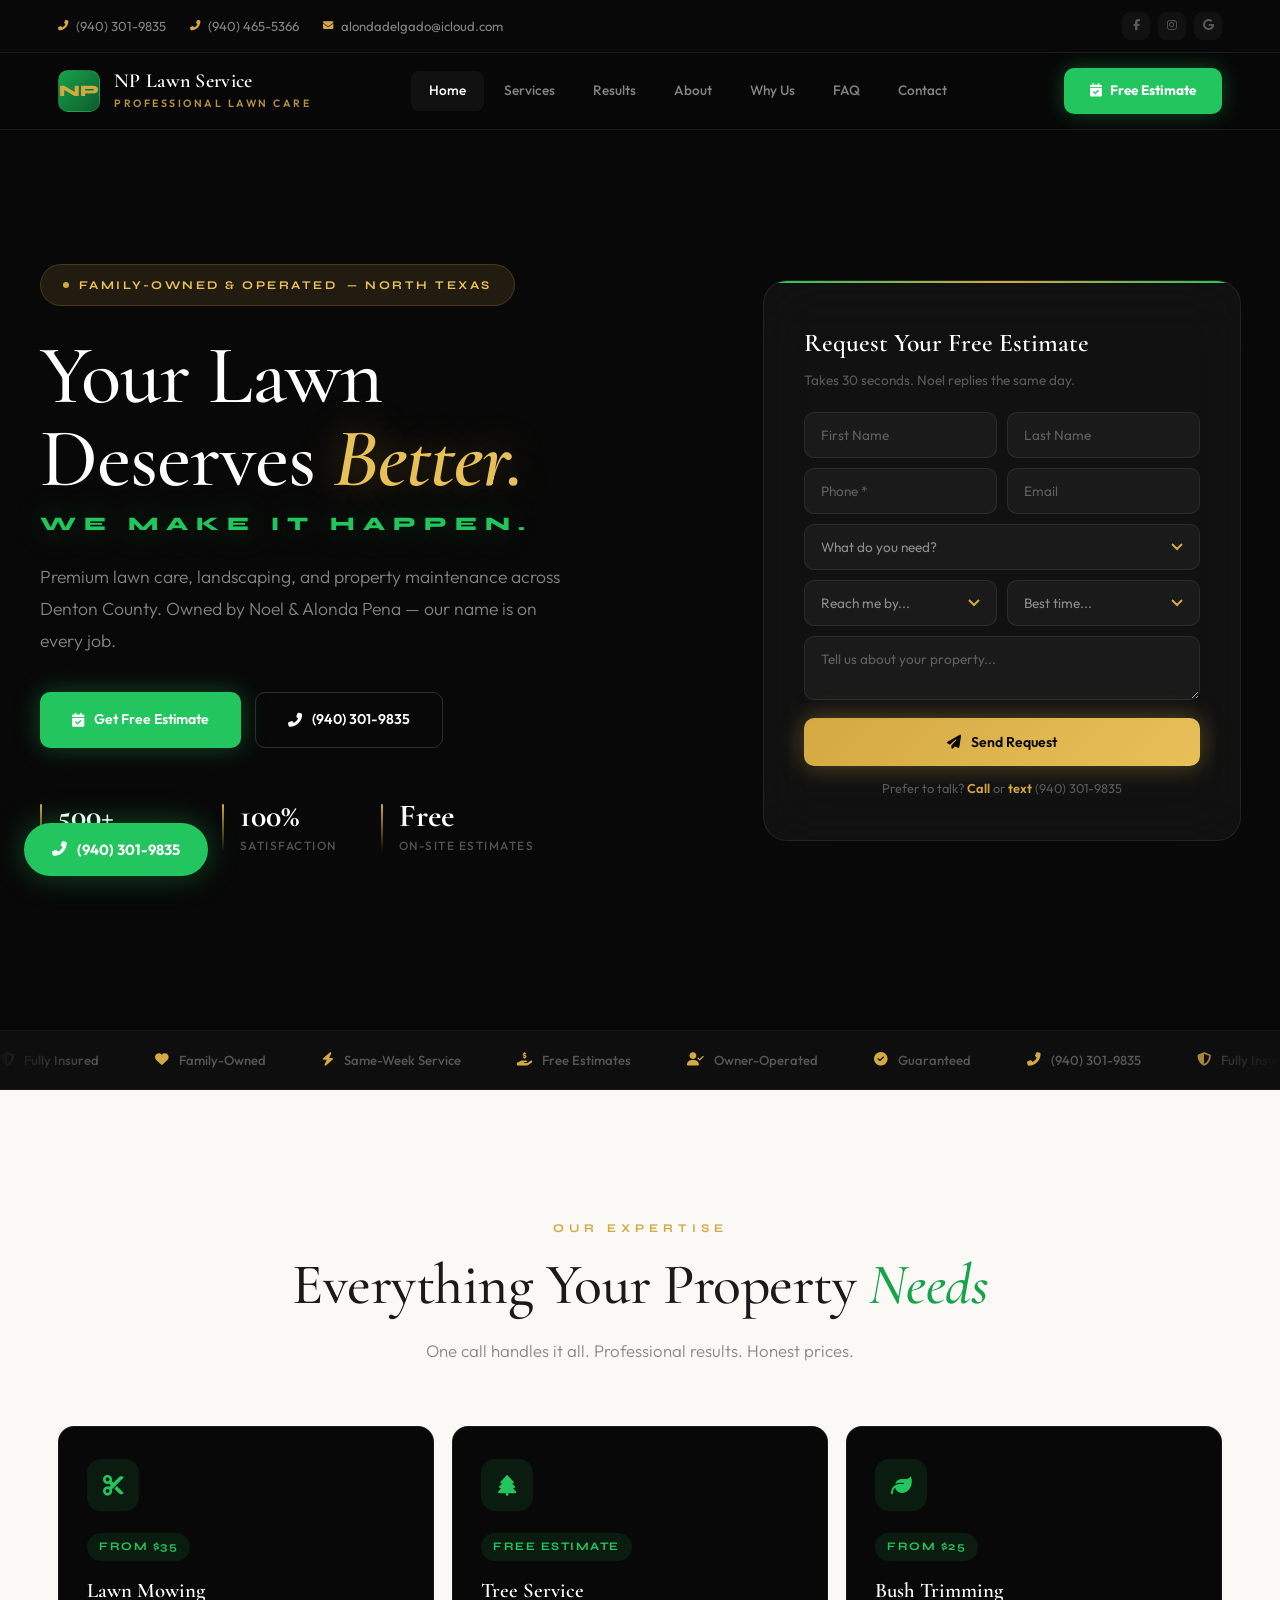
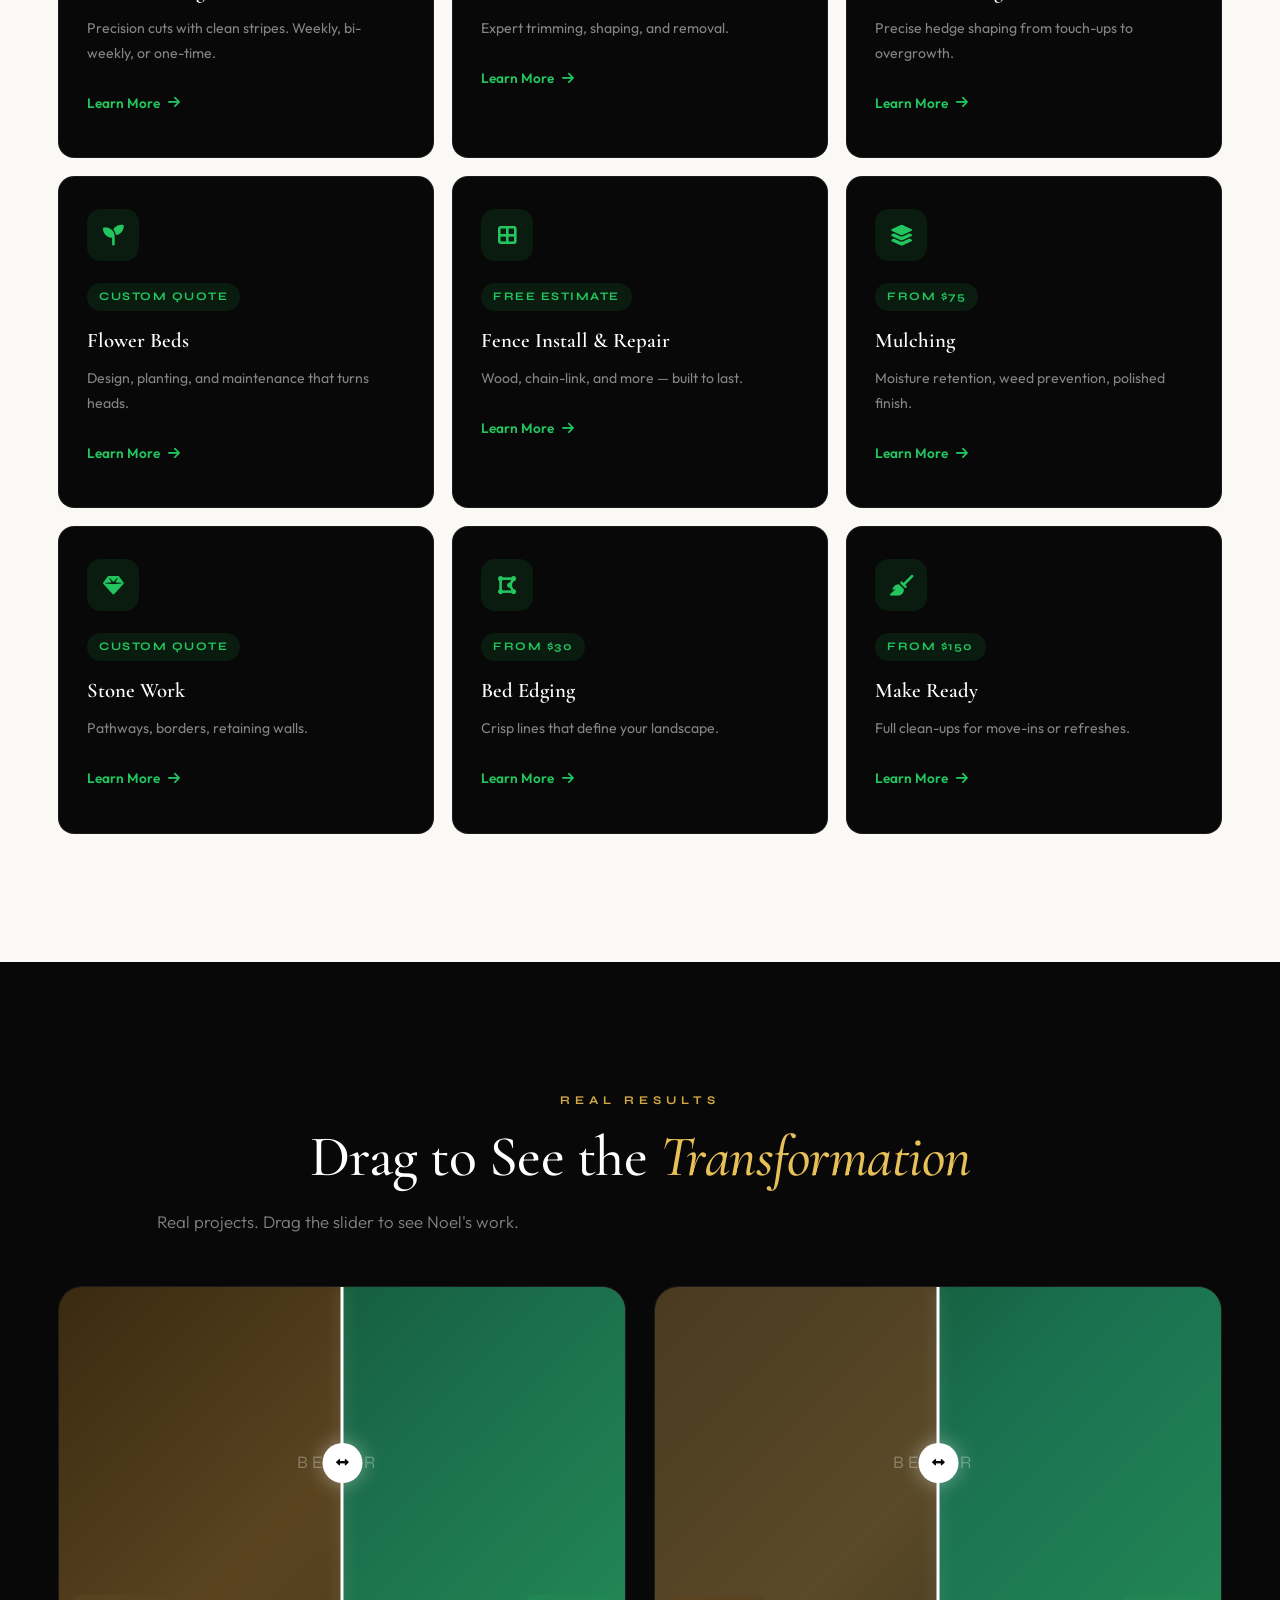
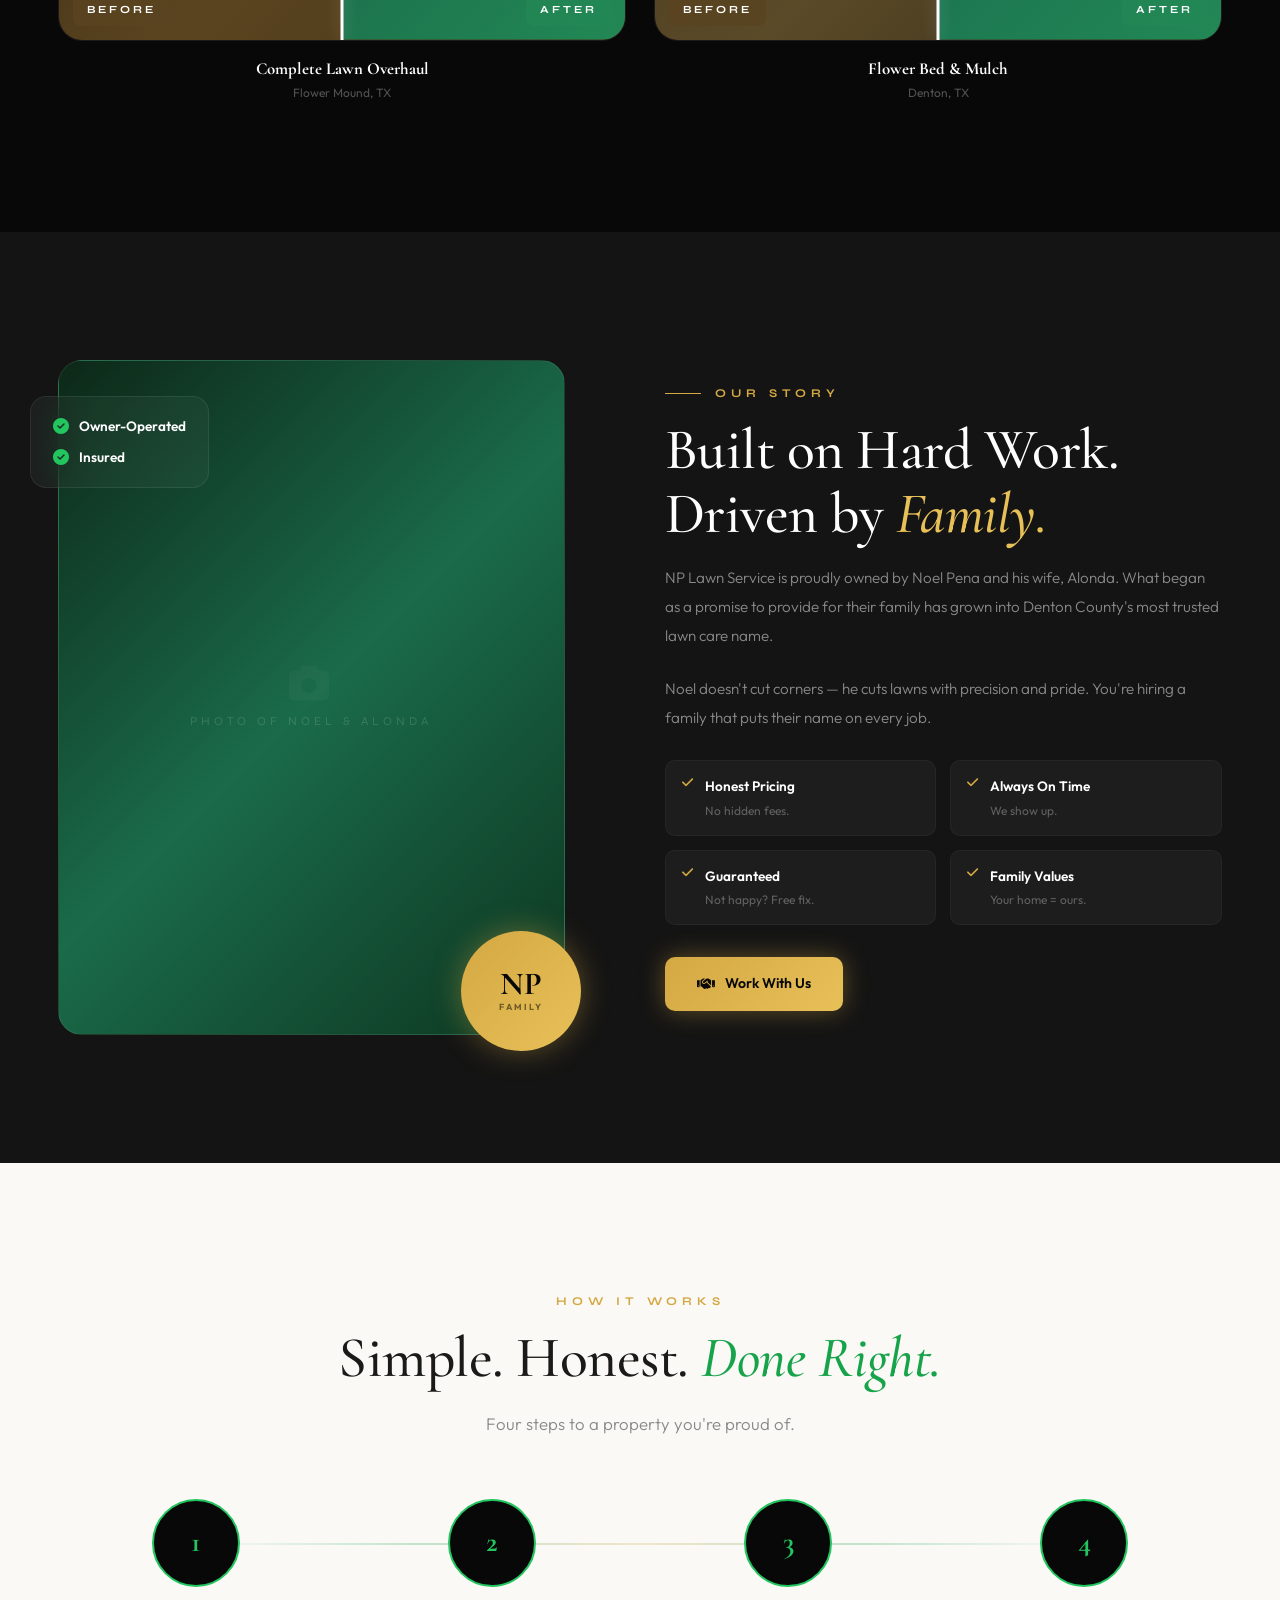
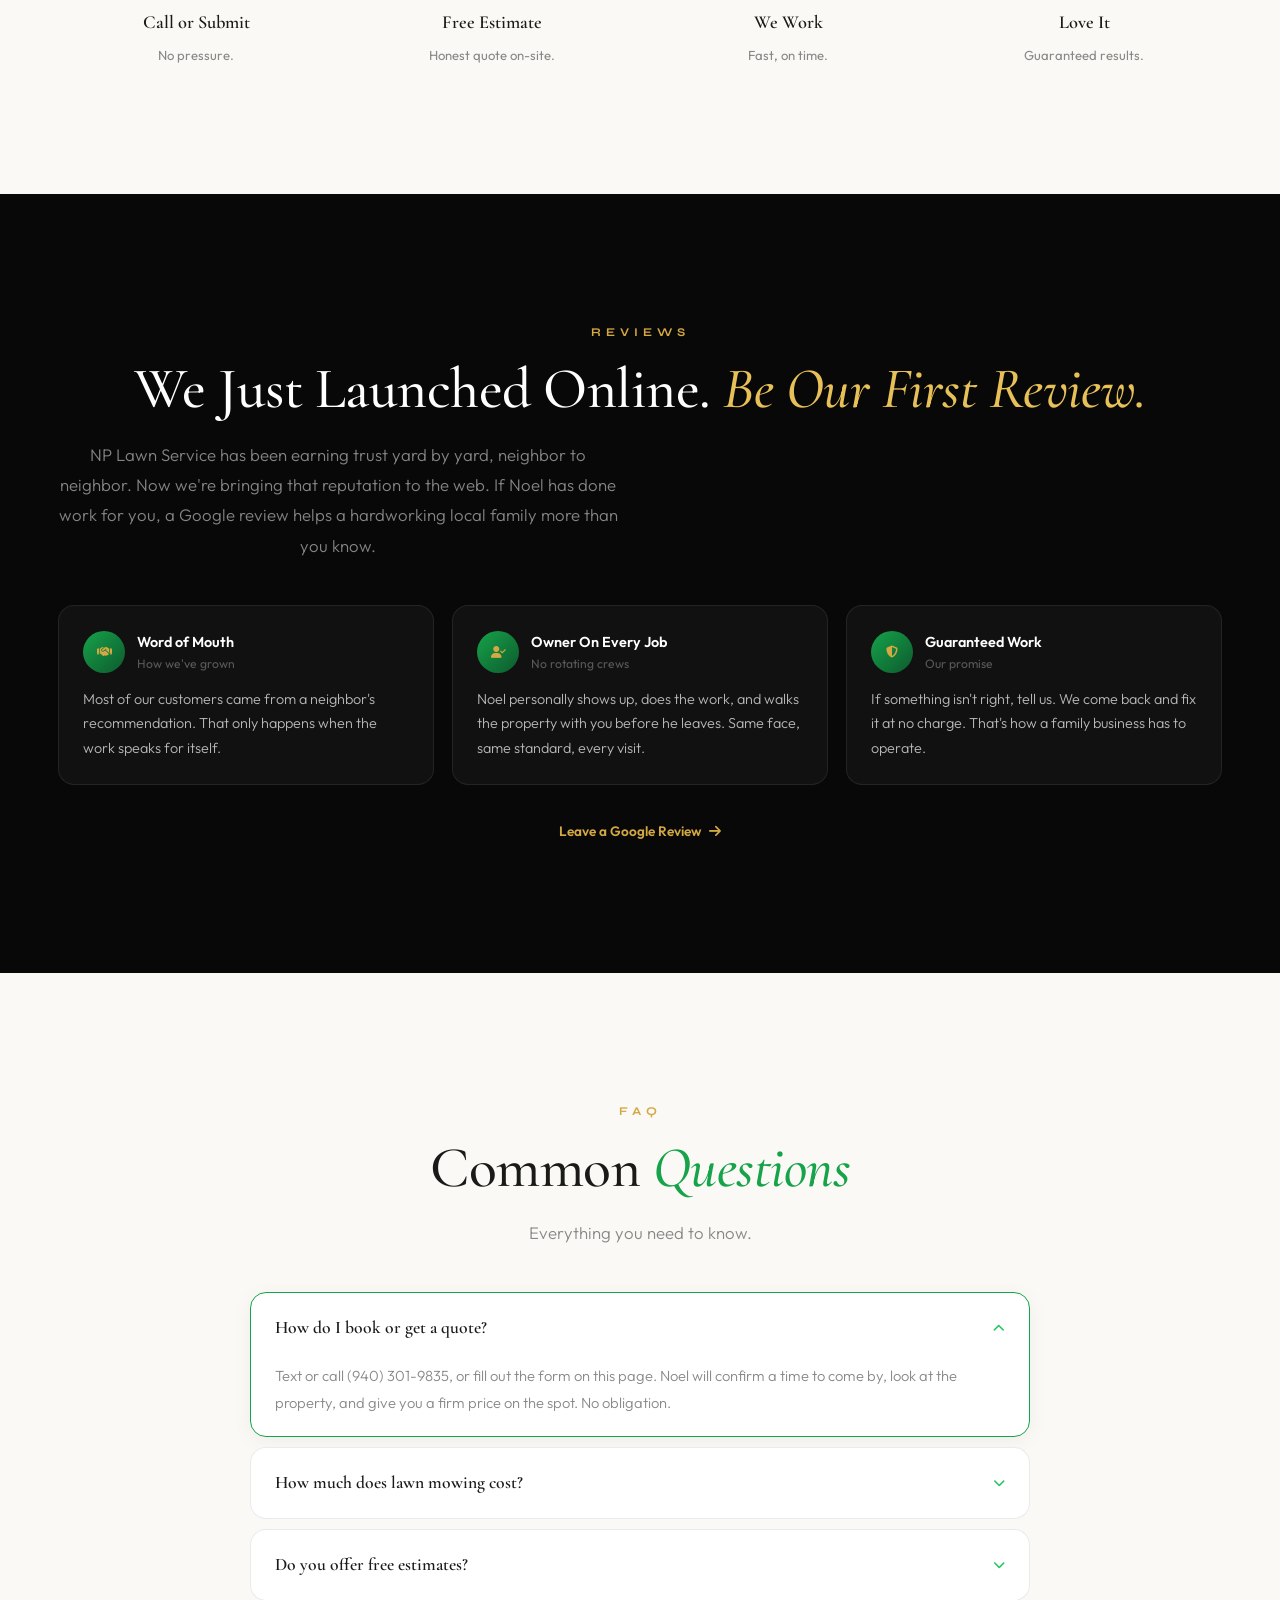
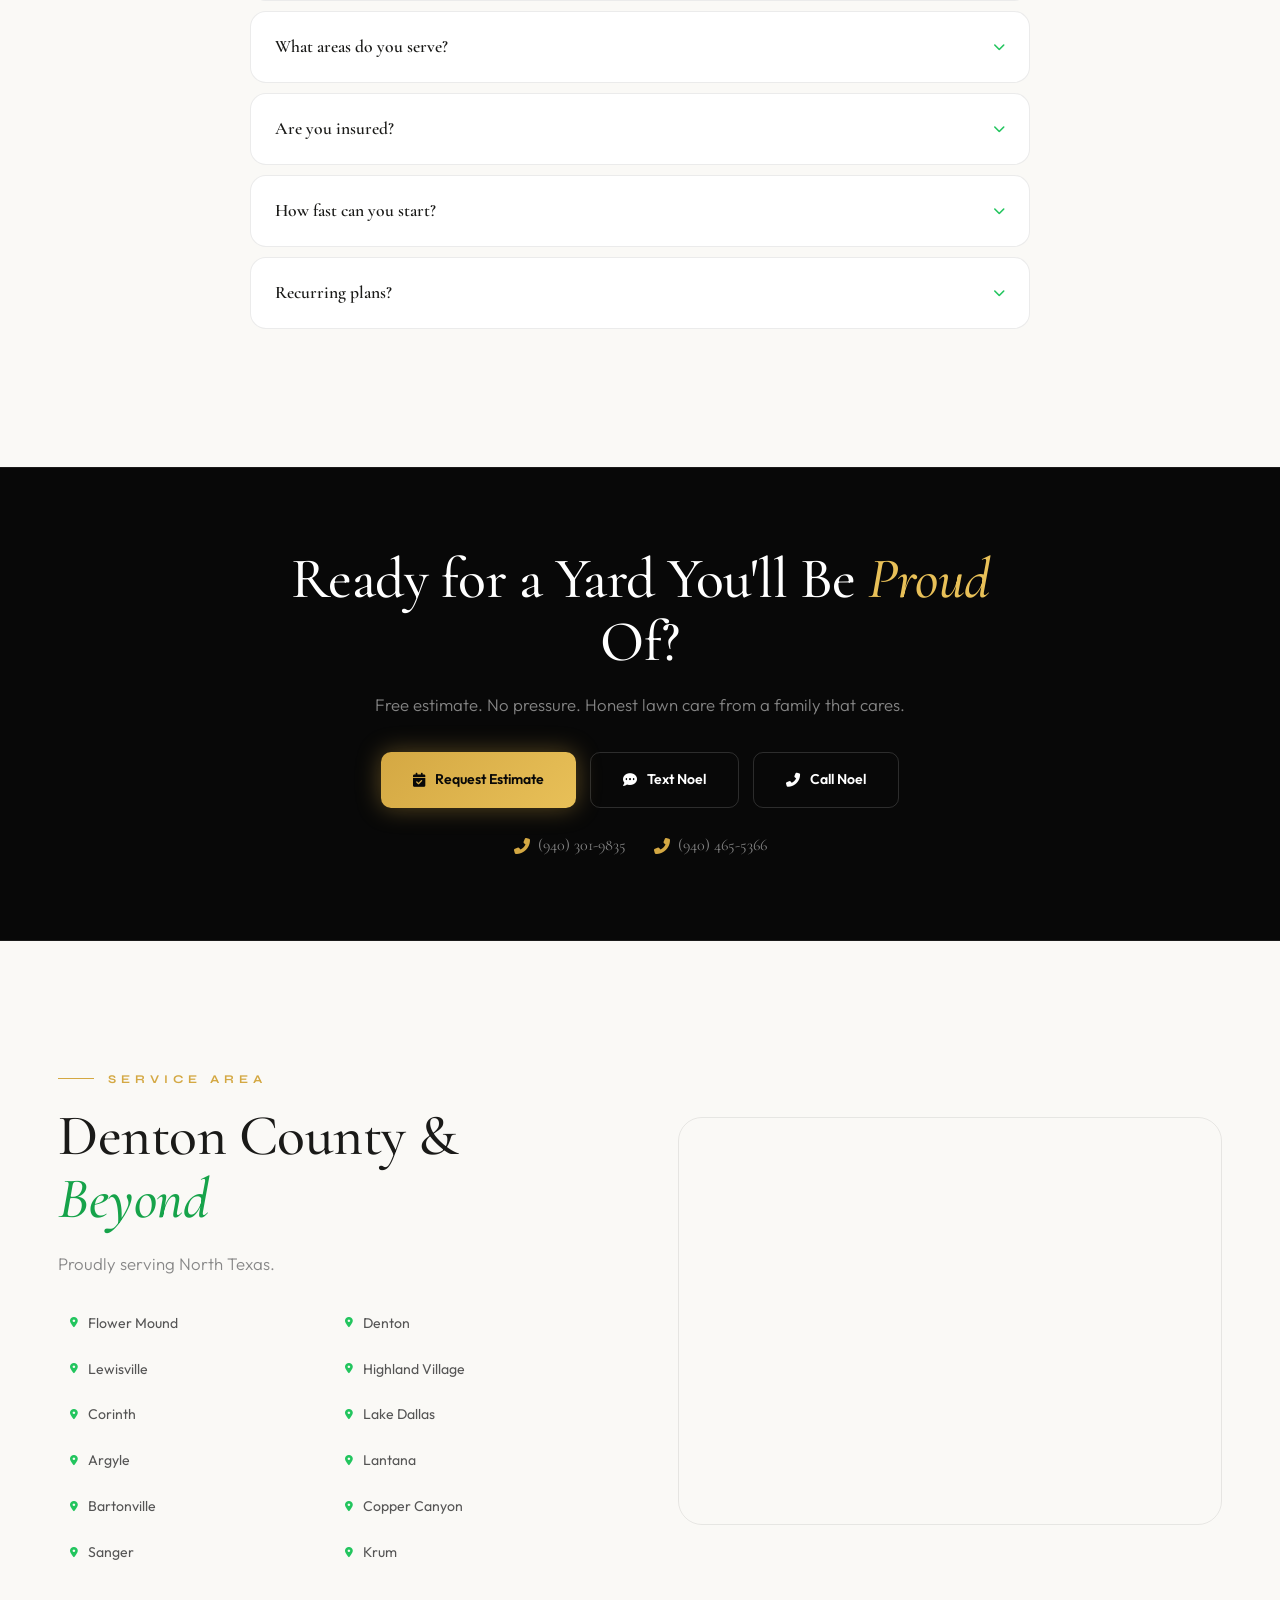
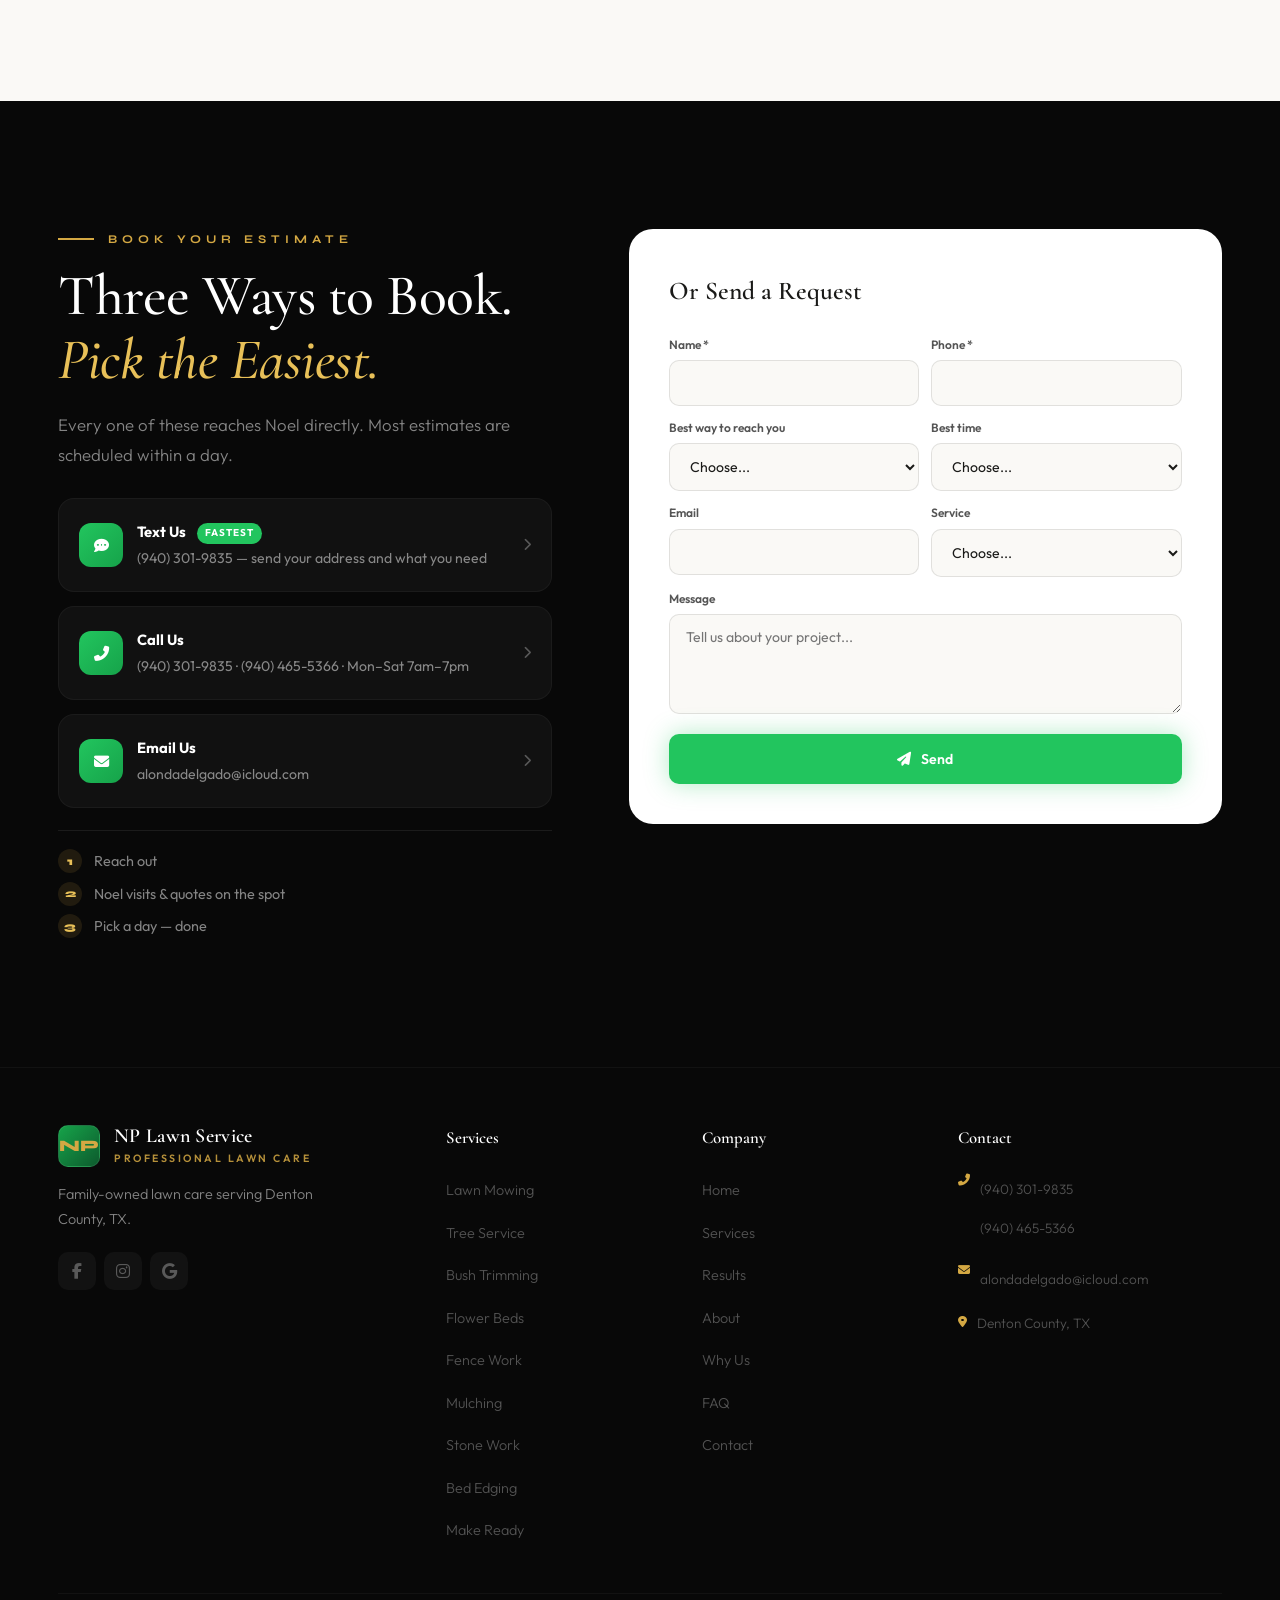
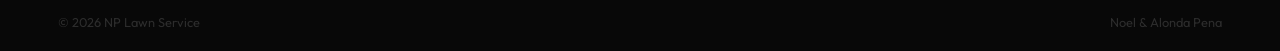
<file: index.html>
<!DOCTYPE html>
<html lang="en">
<head>
<meta charset="UTF-8">
<meta name="viewport" content="width=device-width, initial-scale=1.0">
<title>NP Lawn Service | Premium Lawn Care — Denton County, TX</title><meta property="og:image" content="https://nplawnservice.com/images/og-cover.jpg"><meta property="og:image:width" content="1200"><meta property="og:image:height" content="630"><meta name="twitter:card" content="summary_large_image"><meta name="twitter:image" content="https://nplawnservice.com/images/og-cover.jpg">
<meta name="description" content="NP Lawn Service — Family-owned professional lawn care, landscaping, tree service, fence installation. Flower Mound, Denton, North Texas. Call 940-301-9835.">
<link rel="canonical" href="https://nplawnservice.com/"><link rel="icon" href="/favicon.ico" sizes="48x48"><link rel="icon" type="image/png" sizes="32x32" href="/images/favicon-32x32.png"><link rel="icon" type="image/png" sizes="16x16" href="/images/favicon-16x16.png"><link rel="apple-touch-icon" sizes="180x180" href="/images/apple-touch-icon.png"><meta name="theme-color" content="#080808"><meta property="og:url" content="https://nplawnservice.com/">
<meta property="og:title" content="NP Lawn Service | Premium Lawn Care — Denton County, TX">
<meta property="og:description" content="Family-owned lawn care serving Denton County. Free estimates. 940-301-9835.">
<meta property="og:type" content="website">
<script type="application/ld+json">{"@context":"https://schema.org","@type":"LocalBusiness","name":"NP Lawn Service","telephone":"+19403019835","email":"alondadelgado@icloud.com","priceRange":"$$","openingHours":["Mo-Sa 07:00-19:00"],"address":{"@type":"PostalAddress","addressLocality":"Flower Mound","addressRegion":"TX","addressCountry":"US"},"geo":{"@type":"GeoCoordinates","latitude":"33.0146","longitude":"-97.0969"},"founder":{"@type":"Person","name":"Noel Pena"}}</script>
<script type="application/ld+json">{"@context":"https://schema.org","@type":"FAQPage","mainEntity":[{"@type":"Question","name":"How much does lawn mowing cost in Flower Mound TX?","acceptedAnswer":{"@type":"Answer","text":"Starting at $35. Free on-site estimates."}},{"@type":"Question","name":"Do you offer free estimates?","acceptedAnswer":{"@type":"Answer","text":"Yes. Noel visits your property and quotes on the spot."}},{"@type":"Question","name":"What areas do you serve?","acceptedAnswer":{"@type":"Answer","text":"Flower Mound, Denton, Lewisville, Highland Village, Corinth, Lake Dallas, Argyle, Lantana, and more."}},{"@type":"Question","name":"Are you insured?","acceptedAnswer":{"@type":"Answer","text":"Yes. Fully licensed and insured."}},{"@type":"Question","name":"How fast can you start?","acceptedAnswer":{"@type":"Answer","text":"Usually same week. Urgent jobs often same-day."}},{"@type":"Question","name":"Recurring plans?","acceptedAnswer":{"@type":"Answer","text":"Weekly and bi-weekly at discounted rates."}}]}</script>
<link rel="preconnect" href="https://fonts.googleapis.com"><link rel="preconnect" href="https://fonts.gstatic.com" crossorigin>
<link href="https://fonts.googleapis.com/css2?family=Cormorant+Garamond:ital,wght@0,400;0,500;0,600;0,700;1,400;1,500&family=Outfit:wght@300;400;500;600;700;800&family=Syne:wght@400;500;600;700;800&display=swap" rel="stylesheet">
<link rel="stylesheet" href="https://cdnjs.cloudflare.com/ajax/libs/font-awesome/6.5.1/css/all.min.css">
<style>
:root{--bk:#080808;--bk2:#0e0e0e;--bk3:#141414;--bk4:#1a1a1a;--bk5:#222;--w:#fff;--w9:rgba(255,255,255,.9);--w7:rgba(255,255,255,.7);--w5:rgba(255,255,255,.5);--w3:rgba(255,255,255,.3);--w15:rgba(255,255,255,.15);--w08:rgba(255,255,255,.08);--w04:rgba(255,255,255,.04);--gd:#d4a843;--gdb:#e8c058;--gdg:rgba(212,168,67,.4);--gdd:rgba(212,168,67,.12);--gr:#22c55e;--grd:#16a34a;--grg:rgba(34,197,94,.35);--gri:rgba(34,197,94,.1);--cr:#faf9f6;--cr2:#f3f1eb;--crd:#e8e5dc;--td:#1a1a18;--tm:#555;--tl:#888;--fd:'Cormorant Garamond',Georgia,serif;--fh:'Syne',sans-serif;--fb:'Outfit',sans-serif;--e:cubic-bezier(.25,.46,.45,.94);--r:16px;--rs:10px;--rl:24px}
*,*::before,*::after{box-sizing:border-box;margin:0;padding:0}html{scroll-behavior:smooth}
body{font-family:var(--fb);color:var(--w);background:var(--bk);line-height:1.7;overflow-x:hidden;-webkit-font-smoothing:antialiased}
img{max-width:100%;display:block}a{text-decoration:none;color:inherit}ul{list-style:none}button{cursor:pointer;border:none;font-family:inherit}
.w{max-width:1260px;margin:0 auto;padding:0 clamp(20px,4vw,48px)}
.rv{opacity:1;transform:translateY(0);transition:opacity .8s var(--e),transform .8s var(--e)}.rv.pending{opacity:0;transform:translateY(40px)}.rv.vi{opacity:1;transform:translateY(0)}.d1{transition-delay:.1s}.d2{transition-delay:.2s}.d3{transition-delay:.3s}
.tb{background:var(--bk);border-bottom:1px solid var(--w08);padding:10px 0;font-size:.82rem}.tb .w{display:flex;justify-content:space-between;align-items:center;flex-wrap:wrap;gap:10px}.tbl{display:flex;gap:24px}.tbl a{display:flex;align-items:center;gap:8px;min-height:32px;color:var(--w5);transition:color .25s}.tbl a:hover{color:var(--gd)}.tbl i{color:var(--gd);font-size:.65rem}.tbr{display:flex;gap:8px}.tbr a{width:28px;height:28px;border-radius:8px;display:flex;align-items:center;justify-content:center;background:var(--w04);color:var(--w3);font-size:.7rem;transition:all .25s}.tbr a:hover{background:var(--gd);color:var(--bk)}
.nv{position:sticky;top:0;z-index:1000;background:rgba(8,8,8,.85);backdrop-filter:blur(20px);-webkit-backdrop-filter:blur(20px);border-bottom:1px solid var(--w08);transition:all .4s}.nv.sc{background:rgba(8,8,8,.95);box-shadow:0 4px 40px rgba(0,0,0,.5)}.nv .w{display:flex;align-items:center;justify-content:space-between;height:76px}.ll{display:flex;align-items:center;gap:14px}.lm{width:42px;height:42px;border-radius:10px;background:linear-gradient(135deg,var(--grd),#0d5a2d);border:1px solid var(--w08);display:flex;align-items:center;justify-content:center;font-family:var(--fh);font-weight:800;font-size:1rem;color:var(--gd)}.lw{display:flex;flex-direction:column;gap:2px}.lw span:first-child{font-family:var(--fd);font-size:1.25rem;font-weight:600;color:var(--w);line-height:1.2;letter-spacing:.3px}.lw span:last-child{font-family:var(--fb);font-size:.66rem;font-weight:600;letter-spacing:2.5px;text-transform:uppercase;color:var(--gd);opacity:.85}.nm{display:flex;gap:2px}.nm a{padding:8px 18px;font-size:.85rem;font-weight:500;color:var(--w5);border-radius:8px;transition:all .25s}.nm a:hover,.nm a.ac{color:var(--w);background:var(--w04)}.nc a{display:inline-flex;align-items:center;gap:8px;padding:11px 26px;background:var(--gr);color:var(--w);font-weight:700;font-size:.85rem;border-radius:10px;transition:all .3s;box-shadow:0 0 20px var(--grg)}.nc a:hover{box-shadow:0 0 35px var(--grg);transform:translateY(-2px)}.mb{display:none;background:none;color:var(--w);font-size:1.3rem;padding:8px}
.hero{position:relative;min-height:100vh;display:flex;align-items:center;background:var(--bk);overflow:hidden}
.hero-video{position:absolute;inset:0;z-index:0}.hero-video video{width:100%;height:100%;object-fit:cover;opacity:.3}
.hero .w{position:relative;z-index:3;display:grid;grid-template-columns:1.15fr .85fr;gap:clamp(40px,6vw,80px);align-items:center;padding:40px 0 80px}
.hc{animation:hfi 1.2s var(--e) both}@keyframes hfi{from{opacity:0;transform:translateY(40px)}to{opacity:1;transform:translateY(0)}}
.heb{display:inline-flex;align-items:center;gap:10px;padding:10px 22px;background:var(--gdd);border:1px solid rgba(212,168,67,.2);border-radius:100px;font-family:var(--fh);font-size:.74rem;font-weight:700;letter-spacing:2.5px;text-transform:uppercase;color:var(--gdb);margin-bottom:28px}.heb::before{content:'';width:6px;height:6px;border-radius:50%;background:var(--gd);animation:bk 2s infinite}@keyframes bk{0%,100%{opacity:1}50%{opacity:.3}}
.hero h1{font-family:var(--fd);font-size:clamp(3rem,6.5vw,5.4rem);font-weight:500;line-height:1;color:var(--w);margin-bottom:28px;letter-spacing:-1px}.hero h1 em{font-style:italic;color:var(--gdb);font-weight:600;text-shadow:0 0 40px var(--gdg)}.hero h1 .la{display:block;font-family:var(--fh);font-size:clamp(.9rem,1.8vw,1.2rem);font-weight:800;letter-spacing:8px;text-transform:uppercase;color:var(--gr);margin-top:14px;font-style:normal;text-shadow:0 0 30px var(--grg)}
.hd{font-size:clamp(1rem,1.4vw,1.1rem);color:var(--w5);max-width:520px;line-height:1.8;margin-bottom:36px;font-weight:300}
.ha{display:flex;gap:14px;flex-wrap:wrap;margin-bottom:52px}
.btn{display:inline-flex;align-items:center;gap:10px;padding:15px 32px;border-radius:var(--rs);font-weight:600;font-size:.88rem;transition:all .35s var(--e);border:none;cursor:pointer}
.btn-g{background:var(--gr);color:var(--w);box-shadow:0 0 25px var(--grg)}.btn-g:hover{transform:translateY(-3px);box-shadow:0 0 45px var(--grg);background:#28d965}
.btn-gold{background:linear-gradient(135deg,var(--gd),var(--gdb));color:var(--bk);box-shadow:0 0 25px var(--gdg)}.btn-gold:hover{transform:translateY(-3px);box-shadow:0 0 45px var(--gdg)}
.btn-o{background:transparent;color:var(--w);border:1.5px solid var(--w15)}.btn-o:hover{border-color:var(--w5);background:var(--w04)}
.hs{display:flex;gap:44px}.hst{position:relative;padding-left:18px}.hst::before{content:'';position:absolute;left:0;top:4px;bottom:4px;width:2px;border-radius:2px;background:linear-gradient(to bottom,var(--gd),transparent)}.hsv{font-family:var(--fd);font-size:2rem;font-weight:700;color:var(--w);line-height:1}.hsl{font-size:.74rem;font-weight:500;letter-spacing:1.5px;text-transform:uppercase;color:var(--w3);margin-top:4px}
.hfc{background:var(--w04);backdrop-filter:blur(30px);-webkit-backdrop-filter:blur(30px);border:1px solid var(--w08);border-radius:var(--rl);padding:clamp(24px,3.5vw,40px);animation:hci 1.2s var(--e) .3s both;position:relative;overflow:hidden}.hfc::before{content:'';position:absolute;top:0;left:0;right:0;height:2px;background:linear-gradient(90deg,var(--gr),var(--gd),var(--gr))}@keyframes hci{from{opacity:0;transform:translateY(30px) scale(.97)}to{opacity:1;transform:translateY(0) scale(1)}}.hfc h3{font-family:var(--fd);font-size:1.6rem;font-weight:600;color:var(--w);margin-bottom:4px}.hfc>p{color:var(--w3);font-size:.85rem;margin-bottom:20px}.hr{display:grid;grid-template-columns:1fr 1fr;gap:10px}.hf{margin-bottom:10px}.hf input,.hf select,.hf textarea{width:100%;padding:13px 16px;background:var(--w04);border:1px solid var(--w08);border-radius:var(--rs);color:var(--w);font-family:var(--fb);font-size:.85rem;transition:all .25s}.hf input::placeholder,.hf textarea::placeholder{color:var(--w3)}.hf input:focus,.hf select:focus,.hf textarea:focus{outline:none;border-color:var(--gd);box-shadow:0 0 0 3px var(--gdd)}.hf select{cursor:pointer;appearance:none;color:var(--w5);background-image:url("data:image/svg+xml,%3Csvg xmlns='http://www.w3.org/2000/svg' width='12' height='8'%3E%3Cpath d='M1 1l5 5 5-5' stroke='%23d4a843' stroke-width='2' fill='none'/%3E%3C/svg%3E");background-repeat:no-repeat;background-position:right 16px center;padding-right:40px}.hf select option{background:var(--bk3);color:var(--w)}.hf textarea{resize:vertical;min-height:60px}.hfc .btn{width:100%;justify-content:center;padding:15px}
.ts{background:var(--bk2);padding:18px 0;overflow:hidden;position:relative;border-top:1px solid var(--w04);border-bottom:1px solid var(--w04)}.ts::before,.ts::after{content:'';position:absolute;top:0;bottom:0;width:100px;z-index:2}.ts::before{left:0;background:linear-gradient(to right,var(--bk2),transparent)}.ts::after{right:0;background:linear-gradient(to left,var(--bk2),transparent)}.tt{display:flex;gap:56px;animation:mq 25s linear infinite;width:max-content}@keyframes mq{from{transform:translateX(0)}to{transform:translateX(-50%)}}.ti{display:flex;align-items:center;gap:10px;white-space:nowrap;color:var(--w3);font-size:.82rem;font-weight:500}.ti i{color:var(--gd);font-size:.85rem}
.sp2{padding:clamp(80px,10vw,140px) 0}.sl{font-family:var(--fh);font-size:.74rem;font-weight:700;letter-spacing:5px;text-transform:uppercase;color:var(--gd);display:flex;align-items:center;gap:14px;margin-bottom:16px}.sl::before{content:'';width:36px;height:1.5px;background:var(--gd)}.st{font-family:var(--fd);font-size:clamp(2.2rem,4.5vw,3.6rem);font-weight:500;line-height:1.1;margin-bottom:18px;letter-spacing:-.5px}.sd{font-size:1.05rem;max-width:560px;line-height:1.8;font-weight:300}
.dk{background:var(--bk);color:var(--w)}.dk .st{color:var(--w)}.dk .st em{color:var(--gdb);font-style:italic}.dk .sd{color:var(--w5)}
.dk2{background:var(--bk3);color:var(--w)}.dk2 .st{color:var(--w)}.dk2 .st em{color:var(--gdb);font-style:italic}.dk2 .sd{color:var(--w5)}
.lt{background:var(--cr);color:var(--td)}.lt .st{color:var(--td)}.lt .st em{color:var(--grd);font-style:italic}.lt .sd{color:var(--tl)}
.svch{text-align:center;margin-bottom:60px}.svch .sl{justify-content:center}.svch .sl::before{display:none}.svch .sd{margin:0 auto}
.sg{display:grid;grid-template-columns:repeat(3,1fr);gap:18px}
.sc{background:var(--bk);border:1px solid var(--w08);border-radius:var(--r);padding:32px 28px;position:relative;overflow:hidden;transition:all .45s var(--e);color:var(--w)}.sc::before{content:'';position:absolute;top:0;left:0;right:0;height:2px;background:linear-gradient(90deg,var(--gr),var(--gd));transform:scaleX(0);transition:transform .45s;transform-origin:left}.sc:hover::before{transform:scaleX(1)}.sc:hover{transform:translateY(-8px);box-shadow:0 20px 60px rgba(0,0,0,.4),0 0 30px var(--grg);border-color:var(--w15)}
.si{width:52px;height:52px;border-radius:14px;background:var(--gri);display:flex;align-items:center;justify-content:center;font-size:1.3rem;color:var(--gr);margin-bottom:20px;transition:all .45s}.sc:hover .si{background:var(--gdd);color:var(--gdb);box-shadow:0 0 20px var(--gdg)}
.ph{display:inline-block;font-family:var(--fh);font-size:.72rem;font-weight:700;letter-spacing:1.5px;text-transform:uppercase;color:var(--gr);background:var(--gri);padding:4px 12px;border-radius:20px;margin-bottom:12px;transition:all .45s}.sc:hover .ph{color:var(--gdb);background:var(--gdd)}
.sc h3{font-family:var(--fd);font-size:1.3rem;font-weight:600;color:var(--w);margin-bottom:8px}.sc p{font-size:.88rem;color:var(--w5);line-height:1.75;margin-bottom:16px}
.slk{font-weight:600;font-size:.85rem;color:var(--gr);display:inline-flex;align-items:center;gap:8px;min-height:44px;transition:all .3s}.slk i{transition:transform .3s}.sc:hover .slk{color:var(--gdb)}.sc:hover .slk i{transform:translateX(4px)}
.bah{text-align:center;margin-bottom:48px}.bah .sl{justify-content:center}.bah .sl::before{display:none}
.bag{display:grid;grid-template-columns:1fr 1fr;gap:28px}
.bas{position:relative;border-radius:var(--rl);overflow:hidden;aspect-ratio:16/10;cursor:col-resize;user-select:none;touch-action:pan-y;border:1px solid var(--w08)}.bas .bab,.bas .baa{position:absolute;inset:0;display:flex;align-items:center;justify-content:center}.bas .bab{background:linear-gradient(135deg,#3a2a10,#5a4420,#4a3818);z-index:1}.bas .baa{background:linear-gradient(135deg,#0d4a2a,#1a6b4a,#228855);z-index:2;clip-path:inset(0 0 0 50%)}.bas .bal{position:absolute;bottom:14px;padding:6px 14px;border-radius:8px;font-family:var(--fh);font-size:.68rem;font-weight:700;letter-spacing:3px;text-transform:uppercase;color:var(--w);z-index:5}.bas .bal.bl{left:14px;background:rgba(90,68,32,.85)}.bas .bal.al{right:14px;background:rgba(34,136,85,.85)}.bas .bah2{position:absolute;top:0;bottom:0;left:50%;width:3px;background:var(--w);z-index:4;transform:translateX(-50%);box-shadow:0 0 15px rgba(255,255,255,.3)}.bas .bah2::before{content:'';position:absolute;top:50%;left:50%;transform:translate(-50%,-50%);width:40px;height:40px;border-radius:50%;background:var(--w);box-shadow:0 0 20px rgba(255,255,255,.4)}.bas .bah2::after{content:'\f337';font-family:'Font Awesome 6 Free';font-weight:900;position:absolute;top:50%;left:50%;transform:translate(-50%,-50%);font-size:.8rem;color:var(--bk)}.bas .bt{font-family:var(--fh);font-size:clamp(.8rem,1.4vw,1.1rem);letter-spacing:4px;text-transform:uppercase;color:var(--w3)}
.bac{text-align:center;margin-top:14px}.bac h4{font-family:var(--fd);font-size:1.05rem;color:var(--w)}.bac p{font-size:.75rem;color:var(--w3)}
.ab2 .w{display:grid;grid-template-columns:1fr 1.1fr;gap:clamp(40px,8vw,100px);align-items:center}
.av{position:relative}.aim{width:100%;aspect-ratio:3/4;border-radius:var(--rl);background:linear-gradient(135deg,#0d2818,#1a6b4a,#0d3520);overflow:hidden;border:1px solid var(--w08)}.aim .il{position:absolute;inset:0;display:flex;flex-direction:column;align-items:center;justify-content:center;gap:8px;color:var(--w15);font-family:var(--fh);font-size:.75rem;letter-spacing:4px;text-transform:uppercase;text-align:center}.aim .il i{font-size:2.5rem;opacity:.2}
.abd{position:absolute;bottom:-16px;right:-16px;width:120px;height:120px;border-radius:50%;background:linear-gradient(135deg,var(--gd),var(--gdb));display:flex;flex-direction:column;align-items:center;justify-content:center;box-shadow:0 0 30px var(--gdg);z-index:2}.abd span:first-child{font-family:var(--fd);font-size:2rem;font-weight:700;color:var(--bk);line-height:1}.abd span:last-child{font-size:.55rem;font-weight:700;text-transform:uppercase;letter-spacing:2px;color:rgba(0,0,0,.5)}
.aec{position:absolute;top:36px;left:-28px;background:var(--w04);backdrop-filter:blur(20px);border:1px solid var(--w08);border-radius:var(--r);padding:18px 22px;z-index:2}.aer{display:flex;align-items:center;gap:10px;color:var(--w)}.aer i{color:var(--gr);font-size:1rem}.aer span{font-weight:600;font-size:.85rem}
.atx{color:var(--w5);font-size:.95rem;line-height:1.9;margin-bottom:24px;font-weight:300}
.avl{display:grid;grid-template-columns:1fr 1fr;gap:14px;margin:28px 0 32px}.avv{display:flex;align-items:flex-start;gap:12px;padding:14px 16px;background:var(--w04);border-radius:var(--rs);border:1px solid var(--w04)}.avv i{color:var(--gd);margin-top:2px;font-size:.8rem;flex-shrink:0}.avv h4{font-size:.85rem;color:var(--w);font-weight:600;margin-bottom:2px}.avv p{font-size:.75rem;color:var(--w3)}
.prh{text-align:center;margin-bottom:60px}.prh .sl{justify-content:center}.prh .sl::before{display:none}.prh .sd{margin:0 auto}
.pg{display:grid;grid-template-columns:repeat(4,1fr);gap:20px;position:relative}.pg::before{content:'';position:absolute;top:44px;left:12%;right:12%;height:2px;background:linear-gradient(90deg,transparent,var(--grd),var(--gd),var(--grd),transparent);opacity:.25}
.ps{text-align:center;position:relative;z-index:1}.sn{width:88px;height:88px;margin:0 auto 20px;border-radius:50%;background:var(--bk);border:2px solid var(--gr);display:flex;align-items:center;justify-content:center;font-family:var(--fd);font-size:1.8rem;font-weight:700;color:var(--gr);transition:all .35s}.ps:hover .sn{background:var(--gr);color:var(--w);box-shadow:0 0 30px var(--grg);transform:scale(1.08)}.ps h4{font-family:var(--fd);font-size:1.15rem;font-weight:600;color:var(--td);margin-bottom:6px}.ps p{font-size:.82rem;color:var(--tl);line-height:1.7;max-width:200px;margin:0 auto}
.rvh{text-align:center;margin-bottom:44px}.rvh .sl{justify-content:center}.rvh .sl::before{display:none}
.gb{display:flex;align-items:center;justify-content:center;gap:16px;background:var(--w04);border:1px solid var(--w08);border-radius:var(--rl);padding:20px 36px;max-width:420px;margin:0 auto 36px}.gl2 span{font-weight:800;font-size:1.5rem}.g-b{color:#4285f4}.g-r{color:#ea4335}.g-y{color:#fbbc05}.g-g{color:#34a853}.gr2 .gs{color:var(--gd);font-size:1rem;margin-bottom:2px}.gr2 p{font-size:.75rem;color:var(--w3)}
.rg{display:grid;grid-template-columns:repeat(3,1fr);gap:18px}
.rc{background:var(--w04);border:1px solid var(--w08);border-radius:var(--r);padding:24px;transition:all .35s}.rc:hover{transform:translateY(-4px);border-color:var(--gdd);box-shadow:0 12px 40px rgba(0,0,0,.3),0 0 20px var(--gdg)}
.rc .rt{display:flex;align-items:center;gap:12px;margin-bottom:12px}.rc .ra{width:42px;height:42px;font-size:1rem;border-radius:50%;background:linear-gradient(135deg,var(--grd),#0d5a2d);display:flex;align-items:center;justify-content:center;color:var(--gd);font-weight:700;font-size:.75rem}.rc .rn{font-weight:600;font-size:.9rem;color:var(--w)}.rc .rd{font-size:.76rem;color:var(--w3)}.rc .rs2{color:var(--gd);font-size:.72rem;margin-bottom:8px}.rc .rtx{font-size:.9rem;color:var(--w7);line-height:1.7;font-weight:300}.rc .rgoo{display:flex;align-items:center;gap:6px;margin-top:10px;font-size:.68rem;color:var(--w3)}.rc .rgoo i{color:#4285f4}
.rcta{text-align:center;margin-top:32px}.rcta a{font-weight:600;font-size:.85rem;color:var(--gd);display:inline-flex;align-items:center;gap:8px;transition:gap .2s}.rcta a:hover{gap:14px}
.fqh{text-align:center;margin-bottom:44px}.fqh .sl{justify-content:center}.fqh .sl::before{display:none}.fqh .sd{margin:0 auto}
.fql{max-width:780px;margin:0 auto}.fqi{border:1px solid rgba(0,0,0,.08);border-radius:var(--r);margin-bottom:10px;background:#fff;overflow:hidden;transition:all .3s}.fqi.open{border-color:var(--grd);box-shadow:0 4px 20px rgba(0,0,0,.05)}
.fqq{display:flex;align-items:center;justify-content:space-between;padding:20px 24px;cursor:pointer;font-family:var(--fd);font-size:1.1rem;font-weight:600;color:var(--td);transition:color .2s;gap:16px}.fqq:hover{color:var(--grd)}.fqq i{color:var(--gr);font-size:.75rem;transition:transform .3s;flex-shrink:0}.fqi.open .fqq i{transform:rotate(180deg)}
.fqa{max-height:0;overflow:hidden;transition:max-height .4s var(--e)}.fqi.open .fqa{max-height:300px}.fqai{padding:0 24px 20px;font-size:.92rem;color:var(--tl);line-height:1.8;font-weight:300}
.cb{background:var(--bk);padding:80px 0;text-align:center;position:relative;overflow:hidden;border-top:1px solid var(--w08);border-bottom:1px solid var(--w08)}.cb .w{position:relative;z-index:1}.cb .st{color:var(--w);max-width:700px;margin:0 auto 16px}.cb .st em{color:var(--gdb)}.cb .sd{color:var(--w5);margin:0 auto 32px;text-align:center}.cbs{display:flex;gap:14px;justify-content:center;flex-wrap:wrap}.cps{display:flex;gap:28px;justify-content:center;margin-top:24px;flex-wrap:wrap}.cp{display:flex;align-items:center;gap:8px;color:var(--w5);font-size:1rem;font-family:var(--fd)}.cp i{color:var(--gd)}
.arw{display:grid;grid-template-columns:1fr 1fr;gap:clamp(40px,6vw,80px);align-items:center}.al2{display:grid;grid-template-columns:1fr 1fr;gap:6px;margin-top:24px}.al2 li{display:flex;align-items:center;gap:10px;padding:8px 12px;font-size:.88rem;color:var(--tm);border-radius:8px;transition:all .2s}.al2 li:hover{background:var(--crd)}.al2 li i{color:var(--gr);font-size:.65rem}.amp{width:100%;aspect-ratio:4/3;border-radius:var(--rl);overflow:hidden;border:1px solid rgba(0,0,0,.08)}.amp iframe{width:100%;height:100%;border:0}
.ctw{display:grid;grid-template-columns:1fr 1.2fr;gap:clamp(40px,6vw,80px);align-items:start}.ccs{display:flex;flex-direction:column;gap:14px;margin-top:28px}.cc{display:flex;gap:14px;padding:20px;background:var(--w04);border-radius:var(--r);border:1px solid var(--w04);transition:all .3s}.cc:hover{border-color:var(--w08);background:var(--w08);transform:translateY(-2px)}.cci{width:44px;height:44px;border-radius:12px;background:linear-gradient(135deg,var(--gr),var(--grd));display:flex;align-items:center;justify-content:center;color:var(--w);font-size:.95rem;flex-shrink:0}.cc h4{font-size:.92rem;font-weight:700;color:var(--w);margin-bottom:3px}.cc p,.cc a{font-size:.88rem;color:var(--w5)}.cc a:hover{color:var(--gd)}
.cfw{background:var(--w);border-radius:var(--rl);padding:clamp(24px,3.5vw,40px);color:var(--td)}.cfw h3{font-family:var(--fd);font-size:1.6rem;font-weight:600;color:var(--td);margin-bottom:22px}.cr2{display:grid;grid-template-columns:1fr 1fr;gap:12px}.cf2{margin-bottom:12px}.cf2 label{display:block;font-size:.75rem;font-weight:600;color:var(--tm);margin-bottom:5px}.cf2 input,.cf2 select,.cf2 textarea{width:100%;padding:13px 16px;border:1px solid rgba(0,0,0,.1);border-radius:var(--rs);font-family:var(--fb);font-size:.88rem;color:var(--td);background:var(--cr);transition:all .25s}.cf2 input:focus,.cf2 select:focus,.cf2 textarea:focus{outline:none;border-color:var(--gr);box-shadow:0 0 0 3px var(--gri)}.cf2 textarea{resize:vertical;min-height:100px}.cfw .btn{width:100%;justify-content:center;padding:16px}
.ft{background:var(--bk);padding:56px 0 0;color:var(--w5);border-top:1px solid var(--w04)}.fg2{display:grid;grid-template-columns:1.6fr 1fr 1fr 1.2fr;gap:36px;padding-bottom:40px;border-bottom:1px solid var(--w04)}.ftb p{font-size:.9rem;line-height:1.75;margin:14px 0 20px;max-width:280px;font-weight:300}.fsc{display:flex;gap:8px}.fsc a{width:38px;height:38px;border-radius:10px;background:var(--w04);display:flex;align-items:center;justify-content:center;color:var(--w3);transition:all .25s}.fsc a:hover{background:var(--gr);color:var(--w);transform:translateY(-2px)}.fc2 h4{font-family:var(--fd);font-size:1.05rem;font-weight:600;color:var(--w);margin-bottom:18px}.fc2 li{margin-bottom:2px}.fc2 a{display:inline-block;padding:8px 0;font-size:.9rem;color:var(--w3);transition:color .2s;font-weight:300}.fc2 a:hover{color:var(--gd)}.fcr{display:flex;align-items:flex-start;gap:10px;margin-bottom:12px}.fcr i{color:var(--gd);margin-top:4px;font-size:.75rem}.fcr a,.fcr span{font-size:.85rem;color:var(--w3);font-weight:300}.fbt{padding:18px 0;display:flex;justify-content:space-between;align-items:center;font-size:.8rem;flex-wrap:wrap;gap:8px;color:var(--w15)}
.fp{position:fixed;bottom:24px;left:24px;z-index:999;display:flex;align-items:center;gap:10px;background:var(--gr);color:var(--w);padding:14px 28px;border-radius:100px;font-weight:700;font-size:.92rem;box-shadow:0 0 30px var(--grg);transition:all .3s;animation:fpl 3s infinite}.fp:hover{transform:translateY(-3px);box-shadow:0 0 50px var(--grg)}@keyframes fpl{0%,100%{box-shadow:0 0 30px var(--grg)}50%{box-shadow:0 0 50px rgba(34,197,94,.5)}}
.stb2{position:fixed;bottom:24px;right:24px;z-index:999;width:48px;height:48px;border-radius:12px;background:var(--bk4);color:var(--gd);display:flex;align-items:center;justify-content:center;font-size:.95rem;box-shadow:0 4px 20px rgba(0,0,0,.4);opacity:0;transform:translateY(20px);transition:all .35s;border:1px solid var(--w08)}.stb2.vi{opacity:1;transform:translateY(0)}.stb2:hover{background:var(--gd);color:var(--bk);transform:translateY(-3px)}
@media(max-width:1024px){.hero .w{grid-template-columns:1fr;text-align:center}.hd{margin:0 auto 36px}.ha{justify-content:center}.hs{justify-content:center}.hfc{max-width:500px;margin:0 auto}.ab2 .w,.arw,.ctw{grid-template-columns:1fr}.sg{grid-template-columns:repeat(2,1fr)}.pg{grid-template-columns:repeat(2,1fr);gap:36px}.pg::before{display:none}.bag{grid-template-columns:1fr}.rg{grid-template-columns:1fr;max-width:480px;margin:0 auto}.fg2{grid-template-columns:1fr 1fr}}
@media(max-width:768px){.tbl{flex-direction:column;gap:3px;align-items:flex-start}.nm,.nc{display:none}.mb{display:block}.nm.op{display:flex;flex-direction:column;position:absolute;top:76px;left:0;right:0;background:rgba(8,8,8,.97);backdrop-filter:blur(20px);padding:16px;gap:2px;border-bottom:1px solid var(--w08);z-index:999}.hero h1{font-size:2.4rem}.hs{flex-direction:column;gap:14px;align-items:center}.hr,.sg,.avl,.pg,.cr2,.al2,.fg2{grid-template-columns:1fr}.cps{flex-direction:column;gap:10px}.fp span{display:none}.fp{padding:15px;border-radius:50%}}

.nm-call{display:none}
@media(max-width:768px){
.tb{padding:6px 0}.tbl{flex-direction:row!important;gap:14px!important;align-items:center!important;flex:1;justify-content:space-between}.tbl a{font-size:.8rem;white-space:nowrap}.tbl a:nth-child(3){display:none}.tbr{display:none}
.nm.op{padding:12px 16px 16px}.nm.op a{padding:14px 16px;font-size:1rem;border-radius:10px}.nm-call{display:flex!important;align-items:center;gap:10px;margin-top:8px;background:var(--gr)!important;color:#fff!important;font-weight:700;justify-content:center}
.hero{min-height:0}.hero .w{padding:36px 0 64px}
.heb{font-size:.68rem;letter-spacing:1.8px;padding:8px 16px;margin-bottom:22px}.heb-x{display:none}
.hero h1{font-size:2.5rem;letter-spacing:-.5px}.hero h1 .la{font-size:.82rem;letter-spacing:4px;margin-top:10px}
.hd{font-size:.98rem;margin-bottom:28px}
.ha{gap:10px;margin-bottom:36px}.ha .btn{width:100%;justify-content:center}
.hs{flex-direction:row!important;gap:0!important;justify-content:space-between!important;border-top:1px solid var(--w08);border-bottom:1px solid var(--w08);padding:16px 0}.hst{flex:1;padding:0 4px;text-align:center}.hst::before{display:none}.hsv{font-size:1.5rem}.hsl{font-size:.62rem;letter-spacing:1px;white-space:nowrap}
.hfc{padding:22px 18px}.hfc h3{font-size:1.4rem}
.sp2{padding:60px 0}.st{font-size:2rem}.sd{font-size:.98rem}
.svch{margin-bottom:28px}.sg{gap:12px}
.sc{display:grid;grid-template-columns:48px 1fr;column-gap:16px;padding:20px 18px;align-items:start}.sc::before{display:none}.si{width:48px;height:48px;font-size:1.2rem;margin:0;grid-row:1/5}.ph{margin-bottom:6px;font-size:.66rem;padding:3px 10px}.sc h3{font-size:1.15rem;margin-bottom:4px}.sc p{font-size:.85rem;margin-bottom:6px;line-height:1.6}.sc .ph{justify-self:start}.sc .slk{grid-column:2;justify-self:start;min-height:36px;font-size:.82rem}
.bag{gap:20px}.bas .bt{font-size:.8rem}
.ab2 .w{gap:28px}.aim{aspect-ratio:4/3}.aec{position:static;margin:0 0 14px;display:flex;gap:18px;padding:12px 16px;justify-content:center}.aec .aer{margin-top:0!important}.abd{bottom:12px;right:12px;width:92px;height:92px}.abd span:first-child{font-size:1.5rem}.abd span:last-child{font-size:.5rem}
.avl{gap:10px;margin:22px 0 26px}
.prh{margin-bottom:32px}.pg{grid-template-columns:1fr 1fr!important;gap:24px 14px}.sn{width:64px;height:64px;font-size:1.4rem;margin-bottom:12px}.ps h4{font-size:1.05rem}.ps p{font-size:.8rem}
.rg{gap:12px}.rc{padding:20px}
.cb{padding:60px 0}.cbs .btn{width:100%;justify-content:center}.cps{flex-direction:row!important;gap:18px!important;justify-content:center!important}.cp{font-size:.95rem}
.al2{grid-template-columns:1fr 1fr!important;gap:2px}.al2 li{padding:6px 8px;font-size:.85rem}.amp{aspect-ratio:16/10}
.ccs{gap:10px}.cc{padding:16px}.cfw{padding:22px 18px}
.ft{padding:40px 0 0}.fg2{grid-template-columns:1fr 1fr!important;gap:28px 16px}.ftb{grid-column:1/-1}.fc2:last-child{grid-column:1/-1}.fc2 h4{margin-bottom:10px}
.fbt{justify-content:center;text-align:center;gap:4px;flex-direction:column;font-size:.75rem}
.stb2{display:none}
}
@media(max-width:380px){.hsv{font-size:1.3rem}.hsl{font-size:.56rem}.tbl a{font-size:.74rem}}

.hf-alt{margin-top:12px;text-align:center;font-size:.8rem;color:var(--w3)}.hf-alt a{color:var(--gd);font-weight:600}
.cc{position:relative;align-items:center}.cc-arr{margin-left:auto;color:var(--w3);font-size:.8rem}.cc:hover .cc-arr{color:var(--gd)}.cc-tag{display:inline-block;margin-left:8px;padding:2px 8px;border-radius:20px;background:var(--gr);color:#fff;font-size:.62rem;font-weight:700;letter-spacing:1px;text-transform:uppercase;vertical-align:middle}
.steps-mini{display:flex;flex-direction:column;gap:8px;margin-top:22px;padding-top:18px;border-top:1px solid var(--w08)}.sm{display:flex;align-items:center;gap:12px;font-size:.9rem;color:var(--w5)}.sm span{width:24px;height:24px;border-radius:50%;background:var(--gdd);color:var(--gdb);font-family:var(--fh);font-weight:800;font-size:.7rem;display:inline-flex;align-items:center;justify-content:center;flex-shrink:0}
.mab{display:none}
@media(max-width:768px){.fp{display:none}.mab{display:grid;grid-template-columns:1fr 1fr 1.6fr;position:fixed;left:0;right:0;bottom:0;z-index:998;background:rgba(8,8,8,.96);backdrop-filter:blur(20px);border-top:1px solid var(--w08);padding:10px 12px calc(10px + env(safe-area-inset-bottom));gap:8px}.mab a{display:flex;flex-direction:column;align-items:center;justify-content:center;gap:4px;min-height:52px;border-radius:12px;font-size:.72rem;font-weight:700;letter-spacing:.3px;color:var(--w);background:var(--w08)}.mab a i{font-size:1.05rem;color:var(--gd)}.mab .mab-p{background:var(--gr);flex-direction:row;gap:8px;font-size:.88rem;box-shadow:0 0 20px var(--grg)}.mab .mab-p i{color:#fff}body{padding-bottom:84px}.cc-tag{font-size:.58rem}}
</style>
</head>
<body>
<div class="tb"><div class="w"><div class="tbl"><a href="tel:9403019835"><i class="fas fa-phone-alt"></i> (940) 301-9835</a><a href="tel:9404655366"><i class="fas fa-phone-alt"></i> (940) 465-5366</a><a href="mailto:alondadelgado@icloud.com"><i class="fas fa-envelope"></i> alondadelgado@icloud.com</a></div><div class="tbr"><a href="https://facebook.com" target="_blank" rel="noopener" aria-label="Facebook"><i class="fab fa-facebook-f"></i></a><a href="https://instagram.com" target="_blank" rel="noopener" aria-label="Instagram"><i class="fab fa-instagram"></i></a><a href="https://www.google.com/search?q=NP+Lawn+Service+Denton+County+TX" target="_blank" rel="noopener" aria-label="Google"><i class="fab fa-google"></i></a></div></div></div>
<nav class="nv" id="nv"><div class="w"><a href="#home" class="ll"><div class="lm">NP</div><div class="lw"><span>NP Lawn Service</span><span>Professional Lawn Care</span></div></a><div class="nm" id="nm"><a href="#home" class="ac">Home</a><a href="#services">Services</a><a href="#proof">Results</a><a href="#about">About</a><a href="#reviews">Why Us</a><a href="#faq">FAQ</a><a href="#contact">Contact</a><a href="tel:9403019835" class="nm-call"><i class="fas fa-phone-alt"></i> Call (940) 301-9835</a></div><div class="nc"><a href="#contact"><i class="fas fa-calendar-check"></i> Free Estimate</a></div><button class="mb" id="mb" aria-label="Menu"><i class="fas fa-bars"></i></button></div></nav>
<section class="hero" id="home"><div class="hero-video"></div><div class="w"><div class="hc"><div class="heb">Family-Owned &amp; Operated<span class="heb-x"> — North Texas</span></div><h1>Your Lawn<br>Deserves <em>Better.</em><span class="la">We make it happen.</span></h1><p class="hd">Premium lawn care, landscaping, and property maintenance across Denton County. Owned by Noel &amp; Alonda Pena — our name is on every job.</p><div class="ha"><a href="#contact" class="btn btn-g"><i class="fas fa-calendar-check"></i> Get Free Estimate</a><a href="tel:9403019835" class="btn btn-o"><i class="fas fa-phone-alt"></i> (940) 301-9835</a></div><div class="hs"><div class="hst"><div class="hsv" data-count="500">0</div><div class="hsl">Lawns Serviced</div></div><div class="hst"><div class="hsv">100%</div><div class="hsl">Satisfaction</div></div><div class="hst"><div class="hsv">Free</div><div class="hsl">On-Site Estimates</div></div></div></div><div class="hfc"><h3>Request Your Free Estimate</h3><p>Takes 30 seconds. Noel replies the same day.</p><form action="https://formsubmit.co/alondadelgado@icloud.com" method="POST"><input type="hidden" name="_subject" value="New Estimate Request — nplawnservice.com"><input type="hidden" name="_template" value="table"><input type="hidden" name="_captcha" value="false"><input type="hidden" name="_next" value="https://nplawnservice.com/thanks.html"><input type="text" name="_honey" style="display:none"><div class="hr"><div class="hf"><input type="text" name="First Name" placeholder="First Name" required></div><div class="hf"><input type="text" name="Last Name" placeholder="Last Name"></div></div><div class="hr"><div class="hf"><input type="tel" name="Phone" placeholder="Phone *" required></div><div class="hf"><input type="email" name="Email" placeholder="Email"></div></div><div class="hf"><select name="Service" required><option value="" disabled selected>What do you need?</option><option>Lawn Mowing</option><option>Tree Service</option><option>Bush Trimming</option><option>Flower Beds</option><option>Fence Install/Repair</option><option>Mulching</option><option>Stone Work</option><option>Bed Edging</option><option>Make Ready</option><option>Multiple</option></select></div><div class="hr"><div class="hf"><select name="Best way to reach you"><option value="" disabled selected>Reach me by...</option><option>Text</option><option>Call</option><option>Email</option></select></div><div class="hf"><select name="Best time"><option value="" disabled selected>Best time...</option><option>Morning</option><option>Afternoon</option><option>Evening</option><option>Anytime</option></select></div></div><div class="hf"><textarea name="Message" placeholder="Tell us about your property..."></textarea></div><button type="submit" class="btn btn-gold"><i class="fas fa-paper-plane"></i> Send Request</button><p class="hf-alt">Prefer to talk? <a href="tel:9403019835">Call</a> or <a href="sms:9403019835">text</a> (940) 301-9835</p></form></div></div></section>
<div class="ts"><div class="tt"><div class="ti"><i class="fas fa-shield-alt"></i> Fully Insured</div><div class="ti"><i class="fas fa-heart"></i> Family-Owned</div><div class="ti"><i class="fas fa-bolt"></i> Same-Week Service</div><div class="ti"><i class="fas fa-hand-holding-usd"></i> Free Estimates</div><div class="ti"><i class="fas fa-user-check"></i> Owner-Operated</div><div class="ti"><i class="fas fa-check-circle"></i> Guaranteed</div><div class="ti"><i class="fas fa-phone-alt"></i> (940) 301-9835</div><div class="ti"><i class="fas fa-shield-alt"></i> Fully Insured</div><div class="ti"><i class="fas fa-heart"></i> Family-Owned</div><div class="ti"><i class="fas fa-bolt"></i> Same-Week Service</div><div class="ti"><i class="fas fa-hand-holding-usd"></i> Free Estimates</div><div class="ti"><i class="fas fa-user-check"></i> Owner-Operated</div><div class="ti"><i class="fas fa-check-circle"></i> Guaranteed</div><div class="ti"><i class="fas fa-phone-alt"></i> (940) 301-9835</div></div></div>
<section class="lt sp2" id="services"><div class="w"><div class="svch rv"><div class="sl">Our Expertise</div><h2 class="st">Everything Your Property <em>Needs</em></h2><p class="sd">One call handles it all. Professional results. Honest prices.</p></div><div class="sg"><div class="sc rv d1"><div class="si"><i class="fas fa-cut"></i></div><div class="ph">From $35</div><h3>Lawn Mowing</h3><p>Precision cuts with clean stripes. Weekly, bi-weekly, or one-time.</p><a href="services/lawn-mowing.html" class="slk">Learn More <i class="fas fa-arrow-right"></i></a></div><div class="sc rv d2"><div class="si"><i class="fas fa-tree"></i></div><div class="ph">Free Estimate</div><h3>Tree Service</h3><p>Expert trimming, shaping, and removal.</p><a href="services/tree-service.html" class="slk">Learn More <i class="fas fa-arrow-right"></i></a></div><div class="sc rv d3"><div class="si"><i class="fas fa-leaf"></i></div><div class="ph">From $25</div><h3>Bush Trimming</h3><p>Precise hedge shaping from touch-ups to overgrowth.</p><a href="services/bush-trimming.html" class="slk">Learn More <i class="fas fa-arrow-right"></i></a></div><div class="sc rv d1"><div class="si"><i class="fas fa-seedling"></i></div><div class="ph">Custom Quote</div><h3>Flower Beds</h3><p>Design, planting, and maintenance that turns heads.</p><a href="services/flower-beds.html" class="slk">Learn More <i class="fas fa-arrow-right"></i></a></div><div class="sc rv d2"><div class="si"><i class="fas fa-border-all"></i></div><div class="ph">Free Estimate</div><h3>Fence Install &amp; Repair</h3><p>Wood, chain-link, and more — built to last.</p><a href="services/fence-installation.html" class="slk">Learn More <i class="fas fa-arrow-right"></i></a></div><div class="sc rv d3"><div class="si"><i class="fas fa-layer-group"></i></div><div class="ph">From $75</div><h3>Mulching</h3><p>Moisture retention, weed prevention, polished finish.</p><a href="services/mulching.html" class="slk">Learn More <i class="fas fa-arrow-right"></i></a></div><div class="sc rv d1"><div class="si"><i class="fas fa-gem"></i></div><div class="ph">Custom Quote</div><h3>Stone Work</h3><p>Pathways, borders, retaining walls.</p><a href="services/stone-work.html" class="slk">Learn More <i class="fas fa-arrow-right"></i></a></div><div class="sc rv d2"><div class="si"><i class="fas fa-draw-polygon"></i></div><div class="ph">From $30</div><h3>Bed Edging</h3><p>Crisp lines that define your landscape.</p><a href="services/bed-edging.html" class="slk">Learn More <i class="fas fa-arrow-right"></i></a></div><div class="sc rv d3"><div class="si"><i class="fas fa-broom"></i></div><div class="ph">From $150</div><h3>Make Ready</h3><p>Full clean-ups for move-ins or refreshes.</p><a href="services/make-ready-cleanup.html" class="slk">Learn More <i class="fas fa-arrow-right"></i></a></div></div></div></section>
<section class="dk sp2" id="proof"><div class="w"><div class="bah rv"><div class="sl">Real Results</div><h2 class="st">Drag to See the <em>Transformation</em></h2><p class="sd">Real projects. Drag the slider to see Noel's work.</p></div><div class="bag rv"><div><div class="bas" id="b1"><div class="bab"><span class="bt">Before</span></div><div class="baa" id="b1a"><span class="bt">After</span></div><div class="bah2" id="b1h"></div><span class="bal bl">Before</span><span class="bal al">After</span></div><div class="bac"><h4>Complete Lawn Overhaul</h4><p>Flower Mound, TX</p></div></div><div><div class="bas" id="b2"><div class="bab" style="background:linear-gradient(135deg,#4a3a20,#5a4a28,#3a2e18)"><span class="bt">Before</span></div><div class="baa" id="b2a" style="background:linear-gradient(135deg,#0d4a2a,#1a7050,#228855)"><span class="bt">After</span></div><div class="bah2" id="b2h"></div><span class="bal bl">Before</span><span class="bal al">After</span></div><div class="bac"><h4>Flower Bed &amp; Mulch</h4><p>Denton, TX</p></div></div></div></div></section>
<section class="dk2 sp2 ab2" id="about"><div class="w"><div class="av rv"><div class="aim"><div class="il"><i class="fas fa-camera"></i>Photo of Noel &amp; Alonda</div></div><div class="abd"><span>NP</span><span>Family</span></div><div class="aec"><div class="aer"><i class="fas fa-check-circle"></i><span>Owner-Operated</span></div><div class="aer" style="margin-top:8px"><i class="fas fa-check-circle"></i><span>Insured</span></div></div></div><div class="rv d2"><div class="sl">Our Story</div><h2 class="st">Built on Hard Work.<br>Driven by <em>Family.</em></h2><p class="atx">NP Lawn Service is proudly owned by Noel Pena and his wife, Alonda. What began as a promise to provide for their family has grown into Denton County's most trusted lawn care name.</p><p class="atx">Noel doesn't cut corners — he cuts lawns with precision and pride. You're hiring a family that puts their name on every job.</p><div class="avl"><div class="avv"><i class="fas fa-check"></i><div><h4>Honest Pricing</h4><p>No hidden fees.</p></div></div><div class="avv"><i class="fas fa-check"></i><div><h4>Always On Time</h4><p>We show up.</p></div></div><div class="avv"><i class="fas fa-check"></i><div><h4>Guaranteed</h4><p>Not happy? Free fix.</p></div></div><div class="avv"><i class="fas fa-check"></i><div><h4>Family Values</h4><p>Your home = ours.</p></div></div></div><a href="#contact" class="btn btn-gold"><i class="fas fa-handshake"></i> Work With Us</a></div></div></section>
<section class="lt sp2"><div class="w"><div class="prh rv"><div class="sl">How It Works</div><h2 class="st">Simple. Honest. <em>Done Right.</em></h2><p class="sd">Four steps to a property you're proud of.</p></div><div class="pg rv"><div class="ps"><div class="sn">1</div><h4>Call or Submit</h4><p>No pressure.</p></div><div class="ps"><div class="sn">2</div><h4>Free Estimate</h4><p>Honest quote on-site.</p></div><div class="ps"><div class="sn">3</div><h4>We Work</h4><p>Fast, on time.</p></div><div class="ps"><div class="sn">4</div><h4>Love It</h4><p>Guaranteed results.</p></div></div></div></section>
<section class="dk sp2" id="reviews"><div class="w"><div class="rvh rv"><div class="sl">Reviews</div><h2 class="st">We Just Launched Online. <em>Be Our First Review.</em></h2><p class="sd">NP Lawn Service has been earning trust yard by yard, neighbor to neighbor. Now we're bringing that reputation to the web. If Noel has done work for you, a Google review helps a hardworking local family more than you know.</p></div><div class="rg"><div class="rc rv d1"><div class="rt"><div class="ra"><i class="fas fa-handshake"></i></div><div><div class="rn">Word of Mouth</div><div class="rd">How we've grown</div></div></div><div class="rtx">Most of our customers came from a neighbor's recommendation. That only happens when the work speaks for itself.</div></div><div class="rc rv d2"><div class="rt"><div class="ra"><i class="fas fa-user-check"></i></div><div><div class="rn">Owner On Every Job</div><div class="rd">No rotating crews</div></div></div><div class="rtx">Noel personally shows up, does the work, and walks the property with you before he leaves. Same face, same standard, every visit.</div></div><div class="rc rv d3"><div class="rt"><div class="ra"><i class="fas fa-shield-alt"></i></div><div><div class="rn">Guaranteed Work</div><div class="rd">Our promise</div></div></div><div class="rtx">If something isn't right, tell us. We come back and fix it at no charge. That's how a family business has to operate.</div></div></div><div class="rcta rv"><a href="https://www.google.com/search?q=NP+Lawn+Service+Denton+County+TX" target="_blank" rel="noopener">Leave a Google Review <i class="fas fa-arrow-right"></i></a></div></div></section>
<section class="lt sp2" id="faq"><div class="w"><div class="fqh rv"><div class="sl">FAQ</div><h2 class="st">Common <em>Questions</em></h2><p class="sd">Everything you need to know.</p></div><div class="fql rv"><div class="fqi open"><div class="fqq" onclick="tF(this)">How do I book or get a quote? <i class="fas fa-chevron-down"></i></div><div class="fqa"><div class="fqai">Text or call <a href="sms:9403019835">(940) 301-9835</a>, or fill out the form on this page. Noel will confirm a time to come by, look at the property, and give you a firm price on the spot. No obligation.</div></div></div><div class="fqi"><div class="fqq" onclick="tF(this)">How much does lawn mowing cost? <i class="fas fa-chevron-down"></i></div><div class="fqa"><div class="fqai">Starting at $35 for standard lots. Depends on size and frequency. Free on-site estimates.</div></div></div><div class="fqi"><div class="fqq" onclick="tF(this)">Do you offer free estimates? <i class="fas fa-chevron-down"></i></div><div class="fqa"><div class="fqai">Yes! Noel visits your property and quotes on the spot. No pressure.</div></div></div><div class="fqi"><div class="fqq" onclick="tF(this)">What areas do you serve? <i class="fas fa-chevron-down"></i></div><div class="fqa"><div class="fqai">Flower Mound, Denton, Lewisville, Highland Village, Corinth, Lake Dallas, Argyle, Lantana, and more.</div></div></div><div class="fqi"><div class="fqq" onclick="tF(this)">Are you insured? <i class="fas fa-chevron-down"></i></div><div class="fqa"><div class="fqai">Yes. Fully licensed and insured.</div></div></div><div class="fqi"><div class="fqq" onclick="tF(this)">How fast can you start? <i class="fas fa-chevron-down"></i></div><div class="fqa"><div class="fqai">Usually same week. Urgent jobs often same-day.</div></div></div><div class="fqi"><div class="fqq" onclick="tF(this)">Recurring plans? <i class="fas fa-chevron-down"></i></div><div class="fqa"><div class="fqai">Weekly and bi-weekly at discounted rates with priority scheduling.</div></div></div></div></div></section>
<section class="cb"><div class="w"><h2 class="st">Ready for a Yard You'll Be <em>Proud</em> Of?</h2><p class="sd">Free estimate. No pressure. Honest lawn care from a family that cares.</p><div class="cbs"><a href="#contact" class="btn btn-gold"><i class="fas fa-calendar-check"></i> Request Estimate</a><a href="sms:9403019835" class="btn btn-o"><i class="fas fa-comment-dots"></i> Text Noel</a><a href="tel:9403019835" class="btn btn-o"><i class="fas fa-phone-alt"></i> Call Noel</a></div><div class="cps"><div class="cp"><i class="fas fa-phone-alt"></i> (940) 301-9835</div><div class="cp"><i class="fas fa-phone-alt"></i> (940) 465-5366</div></div></div></section>
<section class="lt sp2" id="area"><div class="w arw"><div class="rv"><div class="sl">Service Area</div><h2 class="st">Denton County &amp; <em>Beyond</em></h2><p class="sd">Proudly serving North Texas.</p><ul class="al2"><li><i class="fas fa-map-marker-alt"></i> Flower Mound</li><li><i class="fas fa-map-marker-alt"></i> Denton</li><li><i class="fas fa-map-marker-alt"></i> Lewisville</li><li><i class="fas fa-map-marker-alt"></i> Highland Village</li><li><i class="fas fa-map-marker-alt"></i> Corinth</li><li><i class="fas fa-map-marker-alt"></i> Lake Dallas</li><li><i class="fas fa-map-marker-alt"></i> Argyle</li><li><i class="fas fa-map-marker-alt"></i> Lantana</li><li><i class="fas fa-map-marker-alt"></i> Bartonville</li><li><i class="fas fa-map-marker-alt"></i> Copper Canyon</li><li><i class="fas fa-map-marker-alt"></i> Sanger</li><li><i class="fas fa-map-marker-alt"></i> Krum</li></ul></div><div class="amp rv d2"><iframe src="https://www.google.com/maps?q=Denton+County,+TX&z=9&output=embed" allowfullscreen loading="lazy" title="Service Area"></iframe></div></div></section>
<section class="dk sp2" id="contact"><div class="w ctw"><div class="rv"><div class="sl">Book Your Estimate</div><h2 class="st">Three Ways to Book. <em>Pick the Easiest.</em></h2><p class="sd">Every one of these reaches Noel directly. Most estimates are scheduled within a day.</p><div class="ccs"><a class="cc" href="sms:9403019835"><div class="cci"><i class="fas fa-comment-dots"></i></div><div><h4>Text Us <span class="cc-tag">Fastest</span></h4><p>(940) 301-9835 — send your address and what you need</p></div><i class="fas fa-chevron-right cc-arr"></i></a><a class="cc" href="tel:9403019835"><div class="cci"><i class="fas fa-phone-alt"></i></div><div><h4>Call Us</h4><p>(940) 301-9835 · (940) 465-5366 · Mon–Sat 7am–7pm</p></div><i class="fas fa-chevron-right cc-arr"></i></a><a class="cc" href="mailto:alondadelgado@icloud.com"><div class="cci"><i class="fas fa-envelope"></i></div><div><h4>Email Us</h4><p>alondadelgado@icloud.com</p></div><i class="fas fa-chevron-right cc-arr"></i></a></div><div class="steps-mini"><div class="sm"><span>1</span>Reach out</div><div class="sm"><span>2</span>Noel visits &amp; quotes on the spot</div><div class="sm"><span>3</span>Pick a day — done</div></div></div><div class="cfw rv d2"><h3>Or Send a Request</h3><form action="https://formsubmit.co/alondadelgado@icloud.com" method="POST"><input type="hidden" name="_subject" value="New Message — nplawnservice.com"><input type="hidden" name="_template" value="table"><input type="hidden" name="_captcha" value="false"><input type="hidden" name="_next" value="https://nplawnservice.com/thanks.html"><input type="text" name="_honey" style="display:none"><div class="cr2"><div class="cf2"><label>Name *</label><input type="text" name="Name" required></div><div class="cf2"><label>Phone *</label><input type="tel" name="Phone" required></div></div><div class="cr2"><div class="cf2"><label>Best way to reach you</label><select name="Best way to reach you"><option value="" disabled selected>Choose...</option><option>Text</option><option>Call</option><option>Email</option></select></div><div class="cf2"><label>Best time</label><select name="Best time"><option value="" disabled selected>Choose...</option><option>Morning</option><option>Afternoon</option><option>Evening</option><option>Anytime</option></select></div></div><div class="cr2"><div class="cf2"><label>Email</label><input type="email" name="Email"></div><div class="cf2"><label>Service</label><select name="Service"><option value="" disabled selected>Choose...</option><option>Lawn Mowing</option><option>Tree Service</option><option>Bush Trimming</option><option>Flower Beds</option><option>Fence</option><option>Mulching</option><option>Stone Work</option><option>Bed Edging</option><option>Make Ready</option><option>Multiple</option></select></div></div><div class="cf2"><label>Message</label><textarea name="Message" placeholder="Tell us about your project..."></textarea></div><button type="submit" class="btn btn-g"><i class="fas fa-paper-plane"></i> Send</button></form></div></div></section>
<footer class="ft"><div class="w"><div class="fg2"><div class="ftb"><a href="#home" class="ll"><div class="lm">NP</div><div class="lw"><span>NP Lawn Service</span><span>Professional Lawn Care</span></div></a><p>Family-owned lawn care serving Denton County, TX.</p><div class="fsc"><a href="https://facebook.com" target="_blank" rel="noopener" aria-label="Facebook"><i class="fab fa-facebook-f"></i></a><a href="https://instagram.com" target="_blank" rel="noopener" aria-label="Instagram"><i class="fab fa-instagram"></i></a><a href="https://www.google.com/search?q=NP+Lawn+Service+Denton+County+TX" target="_blank" rel="noopener" aria-label="Google"><i class="fab fa-google"></i></a></div></div><div class="fc2"><h4>Services</h4><ul><li><a href="services/lawn-mowing.html">Lawn Mowing</a></li><li><a href="services/tree-service.html">Tree Service</a></li><li><a href="services/bush-trimming.html">Bush Trimming</a></li><li><a href="services/flower-beds.html">Flower Beds</a></li><li><a href="services/fence-installation.html">Fence Work</a></li><li><a href="services/mulching.html">Mulching</a></li><li><a href="services/stone-work.html">Stone Work</a></li><li><a href="services/bed-edging.html">Bed Edging</a></li><li><a href="services/make-ready-cleanup.html">Make Ready</a></li></ul></div><div class="fc2"><h4>Company</h4><ul><li><a href="#home">Home</a></li><li><a href="#services">Services</a></li><li><a href="#proof">Results</a></li><li><a href="#about">About</a></li><li><a href="#reviews">Why Us</a></li><li><a href="#faq">FAQ</a></li><li><a href="#contact">Contact</a></li></ul></div><div class="fc2"><h4>Contact</h4><div class="fcr"><i class="fas fa-phone-alt"></i><div><a href="tel:9403019835">(940) 301-9835</a><br><a href="tel:9404655366">(940) 465-5366</a></div></div><div class="fcr"><i class="fas fa-envelope"></i><a href="mailto:alondadelgado@icloud.com">alondadelgado@icloud.com</a></div><div class="fcr"><i class="fas fa-map-marker-alt"></i><span>Denton County, TX</span></div></div></div><div class="fbt"><span>&copy; 2026 NP Lawn Service</span><span>Noel &amp; Alonda Pena</span></div></div></footer>
<a href="tel:9403019835" class="fp"><i class="fas fa-phone-alt"></i><span>(940) 301-9835</span></a><nav class="mab" aria-label="Quick actions"><a href="tel:9403019835"><i class="fas fa-phone-alt"></i>Call</a><a href="sms:9403019835"><i class="fas fa-comment-dots"></i>Text</a><a href="#contact" class="mab-p"><i class="fas fa-calendar-check"></i>Free Estimate</a></nav>
<button class="stb2" id="stb" aria-label="Back to top"><i class="fas fa-chevron-up"></i></button>
<script>
document.getElementById('mb').addEventListener('click',()=>document.getElementById('nm').classList.toggle('op'));
window.addEventListener('scroll',()=>{document.getElementById('nv').classList.toggle('sc',scrollY>60);document.getElementById('stb').classList.toggle('vi',scrollY>600)});
document.getElementById('stb').addEventListener('click',()=>scrollTo({top:0,behavior:'smooth'}));
document.querySelectorAll('a[href^="#"]').forEach(a=>a.addEventListener('click',e=>{e.preventDefault();const t=document.querySelector(a.getAttribute('href'));if(t){t.scrollIntoView({behavior:'smooth',block:'start'});document.getElementById('nm').classList.remove('op')}}));
document.querySelectorAll('.rv').forEach(el=>{el.classList.add('pending');new IntersectionObserver(es=>{if(es[0].isIntersecting){es[0].target.classList.remove('pending');es[0].target.classList.add('vi')}},{threshold:.08,rootMargin:'0px 0px -30px 0px'}).observe(el)});
const ce=document.querySelector('[data-count]');if(ce){let c=false;new IntersectionObserver(es=>{if(es[0].isIntersecting&&!c){c=true;let v=0;const t=+ce.dataset.count,s=Math.ceil(t/60),i=setInterval(()=>{v+=s;if(v>=t){v=t;clearInterval(i)}ce.textContent=v+'+'},25)}},{threshold:.5}).observe(ce)}
document.querySelectorAll('section[id]').forEach(s=>{new IntersectionObserver(es=>{if(es[0].isIntersecting)document.querySelectorAll('.nm a').forEach(a=>a.classList.toggle('ac',a.getAttribute('href')==='#'+s.id))},{threshold:.2}).observe(s)});
function iBA(id,aid,hid){const s=document.getElementById(id),a=document.getElementById(aid),h=document.getElementById(hid);let d=false;function u(x){const r=s.getBoundingClientRect();let p=((x-r.left)/r.width)*100;p=Math.max(2,Math.min(98,p));a.style.clipPath='inset(0 0 0 '+p+'%)';h.style.left=p+'%'}s.addEventListener('pointerdown',e=>{d=true;s.setPointerCapture(e.pointerId);u(e.clientX)});s.addEventListener('pointermove',e=>{if(d)u(e.clientX)});['pointerup','pointercancel'].forEach(t=>s.addEventListener(t,()=>d=false));s.addEventListener('touchstart',e=>u(e.touches[0].clientX),{passive:true});s.addEventListener('touchmove',e=>{u(e.touches[0].clientX)},{passive:true})}
iBA('b1','b1a','b1h');iBA('b2','b2a','b2h');
function tF(el){const i=el.parentElement,o=i.classList.contains('open');document.querySelectorAll('.fqi').forEach(x=>x.classList.remove('open'));if(!o)i.classList.add('open')}
</script>
</body>
</html>
</file>
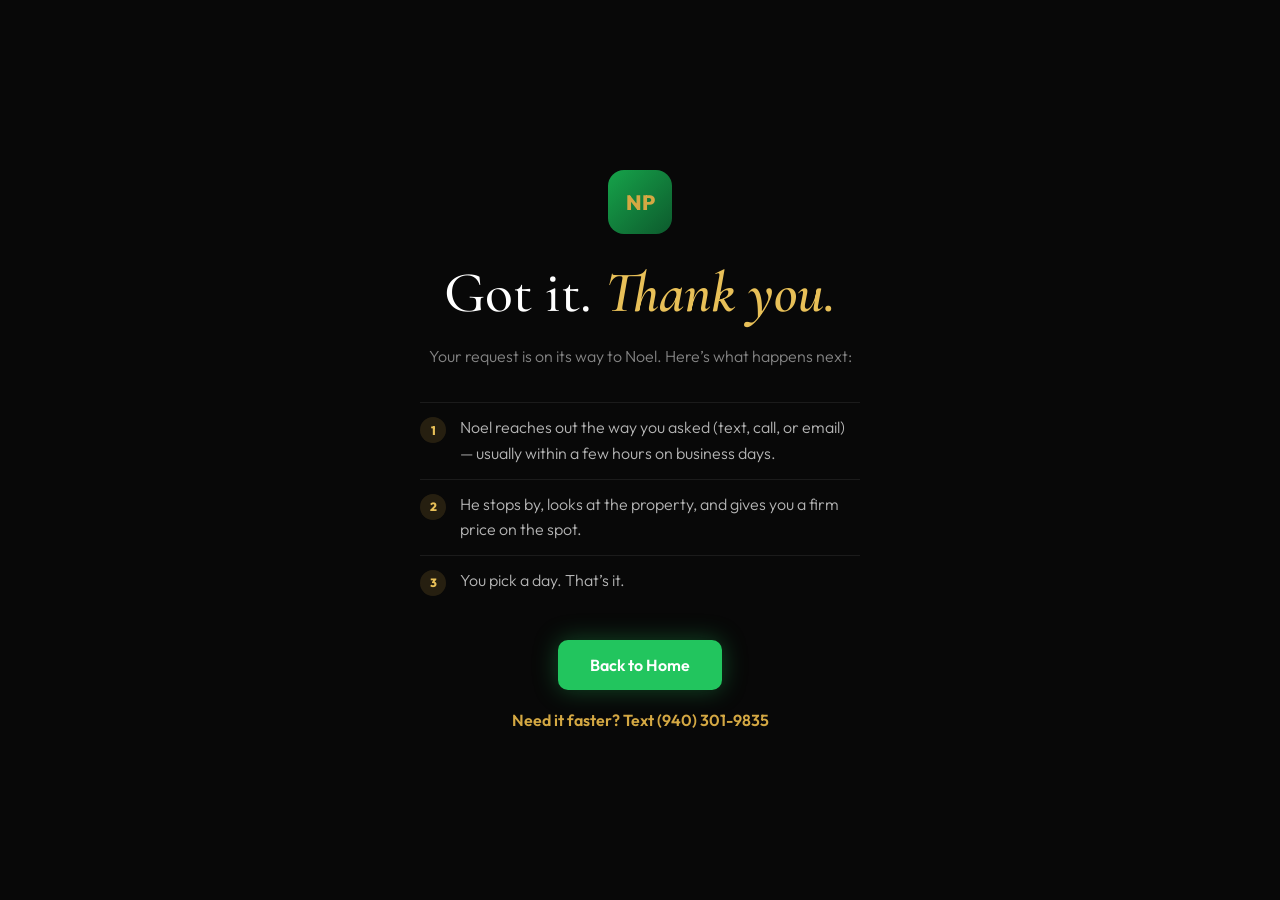
<file: thanks.html>
<!DOCTYPE html><html lang="en"><head><meta charset="UTF-8"><meta name="viewport" content="width=device-width,initial-scale=1"><link rel="icon" href="/favicon.ico" sizes="48x48"><link rel="icon" type="image/png" sizes="32x32" href="/images/favicon-32x32.png"><link rel="icon" type="image/png" sizes="16x16" href="/images/favicon-16x16.png"><link rel="apple-touch-icon" sizes="180x180" href="/images/apple-touch-icon.png"><title>Thank You | NP Lawn Service</title><meta property="og:image" content="https://nplawnservice.com/images/og-cover.jpg"><meta property="og:image:width" content="1200"><meta property="og:image:height" content="630"><meta name="twitter:card" content="summary_large_image"><meta name="twitter:image" content="https://nplawnservice.com/images/og-cover.jpg"><meta name="robots" content="noindex"><link href="https://fonts.googleapis.com/css2?family=Cormorant+Garamond:ital,wght@0,500;0,600;1,600&family=Outfit:wght@300;400;600;700&display=swap" rel="stylesheet"><style>*{box-sizing:border-box;margin:0;padding:0}body{font-family:Outfit,sans-serif;background:#080808;color:#fff;min-height:100vh;display:flex;align-items:center;justify-content:center;text-align:center;padding:24px}.c{max-width:560px}.m{width:64px;height:64px;border-radius:16px;background:linear-gradient(135deg,#16a34a,#0d5a2d);display:inline-flex;align-items:center;justify-content:center;font-weight:800;color:#d4a843;font-size:1.3rem;margin-bottom:28px}h1{font-family:'Cormorant Garamond',serif;font-size:clamp(2.4rem,6vw,3.6rem);font-weight:500;line-height:1.1;margin-bottom:16px}h1 em{color:#e8c058;font-style:italic;font-weight:600}p{color:rgba(255,255,255,.5);font-weight:300;line-height:1.8;margin-bottom:32px}a.b{display:inline-flex;gap:10px;padding:15px 32px;border-radius:10px;background:#22c55e;color:#fff;font-weight:600;text-decoration:none;box-shadow:0 0 25px rgba(34,197,94,.35)}a.p{display:block;margin-top:20px;color:#d4a843;text-decoration:none;font-weight:600}.nx{list-style:none;text-align:left;margin:0 auto 32px;max-width:440px}.nx li{display:flex;gap:14px;align-items:flex-start;padding:12px 0;border-top:1px solid rgba(255,255,255,.08);color:rgba(255,255,255,.7);font-weight:300;line-height:1.6}.nx li span{flex-shrink:0;width:26px;height:26px;border-radius:50%;background:rgba(212,168,67,.15);color:#e8c058;font-weight:800;font-size:.75rem;display:inline-flex;align-items:center;justify-content:center;margin-top:2px}</style></head><body><div class="c"><div class="m">NP</div><h1>Got it. <em>Thank you.</em></h1><p>Your request is on its way to Noel. Here’s what happens next:</p><ol class="nx"><li><span>1</span>Noel reaches out the way you asked (text, call, or email) — usually within a few hours on business days.</li><li><span>2</span>He stops by, looks at the property, and gives you a firm price on the spot.</li><li><span>3</span>You pick a day. That’s it.</li></ol><a class="b" href="/">Back to Home</a><a class="p" href="sms:9403019835">Need it faster? Text (940) 301-9835</a></div></body></html>
</file>
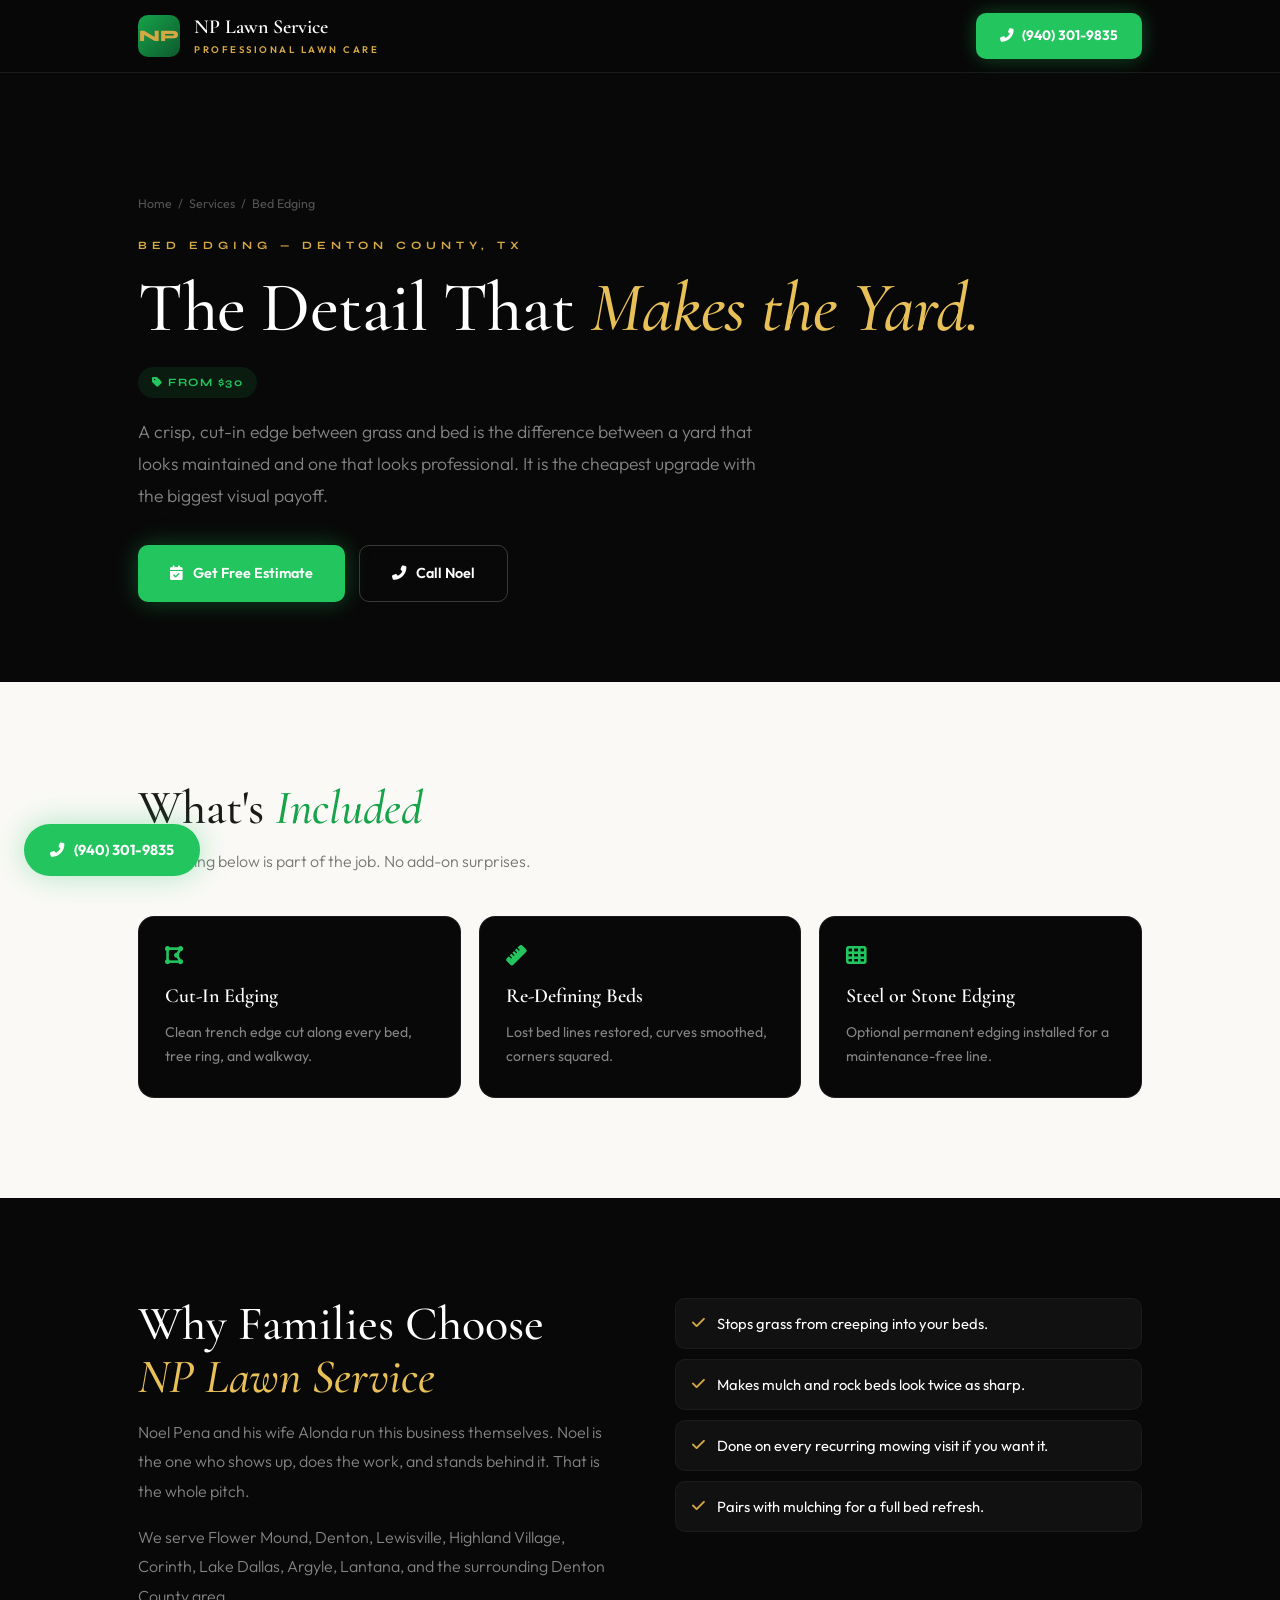
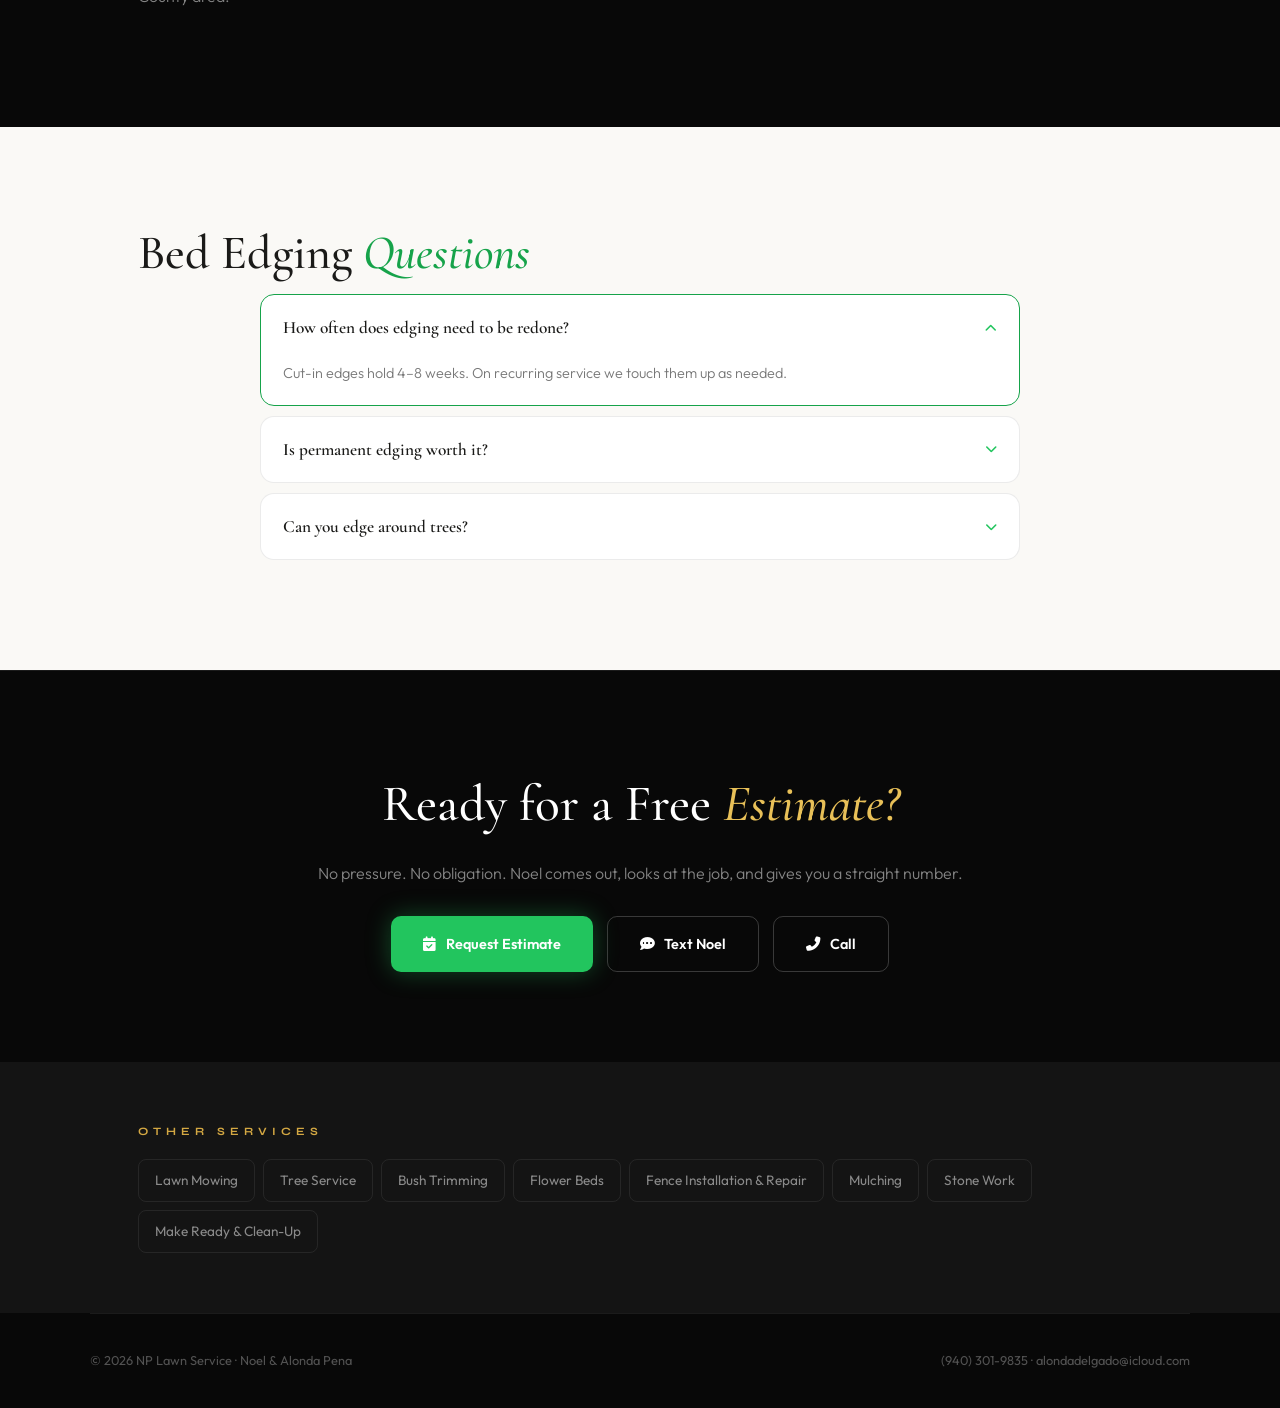
<file: services/bed-edging.html>
<!DOCTYPE html>
<html lang="en">
<head>
<meta charset="UTF-8"><meta name="viewport" content="width=device-width, initial-scale=1.0">
<title>Landscape Bed Edging in Flower Mound &amp; Denton County, TX | NP Lawn Service</title><meta property="og:image" content="https://nplawnservice.com/images/og-cover.jpg"><meta property="og:image:width" content="1200"><meta property="og:image:height" content="630"><meta name="twitter:card" content="summary_large_image"><meta name="twitter:image" content="https://nplawnservice.com/images/og-cover.jpg">
<meta name="description" content="A crisp, cut-in edge between grass and bed is the difference between a yard that looks maintained and one that looks professional. It is the cheapest.">
<link rel="canonical" href="https://nplawnservice.com/services/bed-edging.html">
<meta property="og:title" content="Landscape Bed Edging in Flower Mound &amp; Denton County, TX | NP Lawn Service"><meta property="og:description" content="A crisp, cut-in edge between grass and bed is the difference between a yard that looks maintained and one that looks professional. It is the cheapest."><meta property="og:type" content="website"><meta property="og:url" content="https://nplawnservice.com/services/bed-edging.html">
<link rel="icon" href="/favicon.ico" sizes="48x48"><link rel="icon" type="image/png" sizes="32x32" href="/images/favicon-32x32.png"><link rel="icon" type="image/png" sizes="16x16" href="/images/favicon-16x16.png"><link rel="apple-touch-icon" sizes="180x180" href="/images/apple-touch-icon.png">
<script type="application/ld+json">{"@context":"https://schema.org","@type":"Service","serviceType":"Bed Edging","provider":{"@type":"LocalBusiness","name":"NP Lawn Service","telephone":"+19403019835","url":"https://nplawnservice.com"},"areaServed":["Flower Mound TX","Denton TX","Lewisville TX","Highland Village TX","Corinth TX","Lake Dallas TX","Argyle TX","Lantana TX"],"url":"https://nplawnservice.com/services/bed-edging.html"}</script>
<script type="application/ld+json">{"@context":"https://schema.org","@type":"FAQPage","mainEntity":[{"@type":"Question","name":"How often does edging need to be redone?","acceptedAnswer":{"@type":"Answer","text":"Cut-in edges hold 4–8 weeks. On recurring service we touch them up as needed."}},{"@type":"Question","name":"Is permanent edging worth it?","acceptedAnswer":{"@type":"Answer","text":"If you hate the maintenance, yes. Steel edging is nearly invisible; stone edging adds a decorative border."}},{"@type":"Question","name":"Can you edge around trees?","acceptedAnswer":{"@type":"Answer","text":"Yes — clean tree rings are one of the fastest ways to upgrade a front yard."}}]}</script>
<link rel="preconnect" href="https://fonts.googleapis.com"><link href="https://fonts.googleapis.com/css2?family=Cormorant+Garamond:ital,wght@0,500;0,600;1,600&family=Outfit:wght@300;400;600;700&family=Syne:wght@700;800&display=swap" rel="stylesheet">
<link rel="stylesheet" href="https://cdnjs.cloudflare.com/ajax/libs/font-awesome/6.5.1/css/all.min.css">
<link rel="stylesheet" href="/css/service.css">
</head>
<body>
<nav class="nv"><div class="w"><a href="/" class="ll"><div class="lm">NP</div><div class="lw"><span>NP Lawn Service</span><span>Professional Lawn Care</span></div></a><a href="tel:9403019835" class="nc"><i class="fas fa-phone-alt"></i> (940) 301-9835</a></div></nav>
<section class="hero"><div class="w"><div class="crumb"><a href="/">Home</a> &nbsp;/&nbsp; <a href="/#services">Services</a> &nbsp;/&nbsp; Bed Edging</div><div class="sl">Bed Edging — Denton County, TX</div><h1>The Detail That <em>Makes the Yard.</em></h1><div class="price"><i class="fas fa-tag"></i> From $30</div><p class="lead">A crisp, cut-in edge between grass and bed is the difference between a yard that looks maintained and one that looks professional. It is the cheapest upgrade with the biggest visual payoff.</p><div class="ha"><a href="/#contact" class="btn btn-g"><i class="fas fa-calendar-check"></i> Get Free Estimate</a><a href="tel:9403019835" class="btn btn-o"><i class="fas fa-phone-alt"></i> Call Noel</a></div></div></section>
<section class="lt"><div class="w"><h2>What's <em>Included</em></h2><p class="sub">Everything below is part of the job. No add-on surprises.</p><div class="grid"><div class="card"><i class="fas fa-draw-polygon"></i><h3>Cut-In Edging</h3><p>Clean trench edge cut along every bed, tree ring, and walkway.</p></div><div class="card"><i class="fas fa-ruler"></i><h3>Re-Defining Beds</h3><p>Lost bed lines restored, curves smoothed, corners squared.</p></div><div class="card"><i class="fas fa-th"></i><h3>Steel or Stone Edging</h3><p>Optional permanent edging installed for a maintenance-free line.</p></div></div></div></section>
<section class="dk"><div class="w two"><div><h2>Why Families Choose <em>NP Lawn Service</em></h2><p>Noel Pena and his wife Alonda run this business themselves. Noel is the one who shows up, does the work, and stands behind it. That is the whole pitch.</p><p>We serve Flower Mound, Denton, Lewisville, Highland Village, Corinth, Lake Dallas, Argyle, Lantana, and the surrounding Denton County area.</p></div><ul class="checks"><li><i class="fas fa-check"></i><span>Stops grass from creeping into your beds.</span></li><li><i class="fas fa-check"></i><span>Makes mulch and rock beds look twice as sharp.</span></li><li><i class="fas fa-check"></i><span>Done on every recurring mowing visit if you want it.</span></li><li><i class="fas fa-check"></i><span>Pairs with mulching for a full bed refresh.</span></li></ul></div></section>
<section class="lt"><div class="w"><h2>Bed Edging <em>Questions</em></h2><div class="faq"><div class="fqi open"><div class="fqq" onclick="tF(this)">How often does edging need to be redone? <i class="fas fa-chevron-down"></i></div><div class="fqa"><div class="fqai">Cut-in edges hold 4–8 weeks. On recurring service we touch them up as needed.</div></div></div><div class="fqi"><div class="fqq" onclick="tF(this)">Is permanent edging worth it? <i class="fas fa-chevron-down"></i></div><div class="fqa"><div class="fqai">If you hate the maintenance, yes. Steel edging is nearly invisible; stone edging adds a decorative border.</div></div></div><div class="fqi"><div class="fqq" onclick="tF(this)">Can you edge around trees? <i class="fas fa-chevron-down"></i></div><div class="fqa"><div class="fqai">Yes — clean tree rings are one of the fastest ways to upgrade a front yard.</div></div></div></div></div></section>
<section class="cta"><div class="w"><h2>Ready for a Free <em>Estimate?</em></h2><p>No pressure. No obligation. Noel comes out, looks at the job, and gives you a straight number.</p><div class="ha"><a href="/#contact" class="btn btn-g"><i class="fas fa-calendar-check"></i> Request Estimate</a><a href="sms:9403019835" class="btn btn-o"><i class="fas fa-comment-dots"></i> Text Noel</a><a href="tel:9403019835" class="btn btn-o"><i class="fas fa-phone-alt"></i> Call</a></div></div></section>
<section class="other"><div class="w"><h3>Other Services</h3><ul><li><a href="lawn-mowing.html">Lawn Mowing</a></li><li><a href="tree-service.html">Tree Service</a></li><li><a href="bush-trimming.html">Bush Trimming</a></li><li><a href="flower-beds.html">Flower Beds</a></li><li><a href="fence-installation.html">Fence Installation &amp; Repair</a></li><li><a href="mulching.html">Mulching</a></li><li><a href="stone-work.html">Stone Work</a></li><li><a href="make-ready-cleanup.html">Make Ready &amp; Clean-Up</a></li></ul></div></section>
<footer class="w ft"><span>&copy; 2026 NP Lawn Service · Noel &amp; Alonda Pena</span><span><a href="tel:9403019835">(940) 301-9835</a> · <a href="mailto:alondadelgado@icloud.com">alondadelgado@icloud.com</a></span></footer>
<a href="tel:9403019835" class="fp"><i class="fas fa-phone-alt"></i><span>(940) 301-9835</span></a><nav class="mab" aria-label="Quick actions"><a href="tel:9403019835"><i class="fas fa-phone-alt"></i>Call</a><a href="sms:9403019835"><i class="fas fa-comment-dots"></i>Text</a><a href="/#contact" class="mab-p"><i class="fas fa-calendar-check"></i>Free Estimate</a></nav>
<script>function tF(el){const i=el.parentElement,o=i.classList.contains('open');document.querySelectorAll('.fqi').forEach(x=>x.classList.remove('open'));if(!o)i.classList.add('open')}</script>
</body>
</html>
</file>
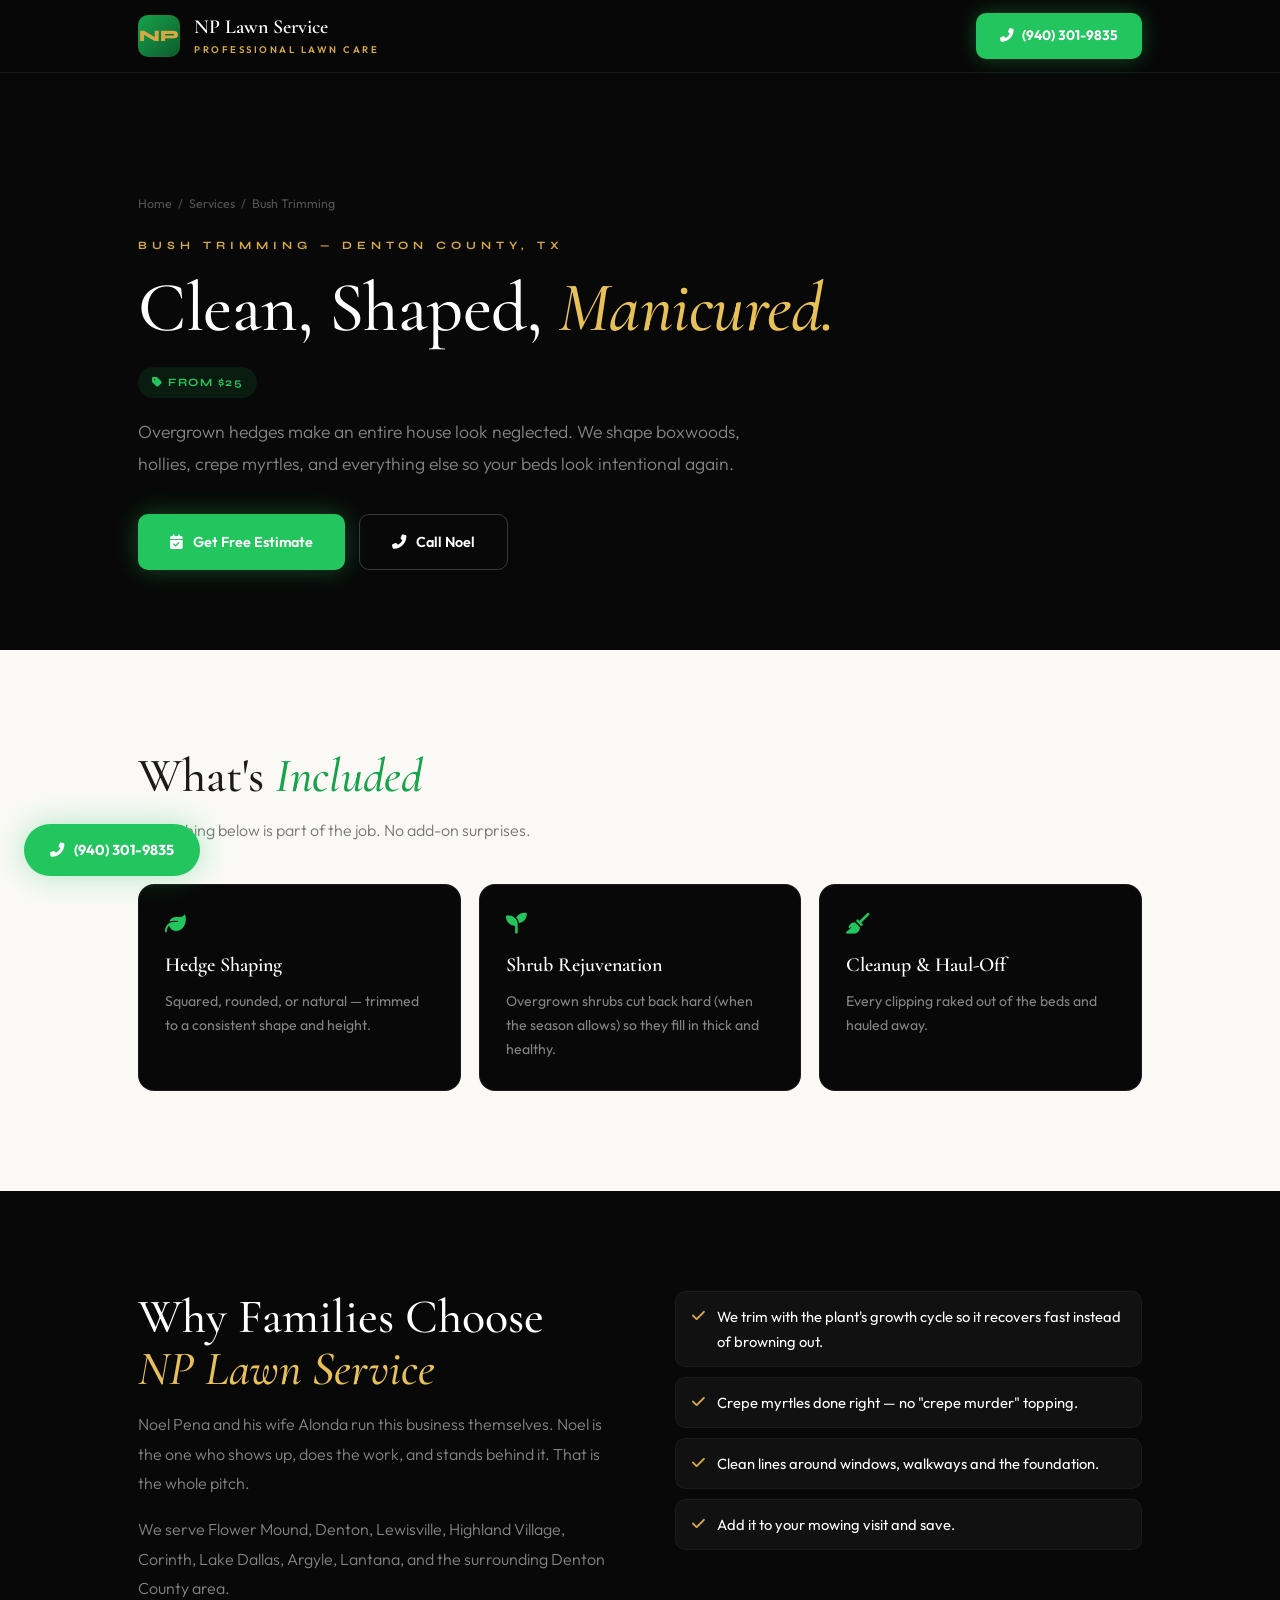
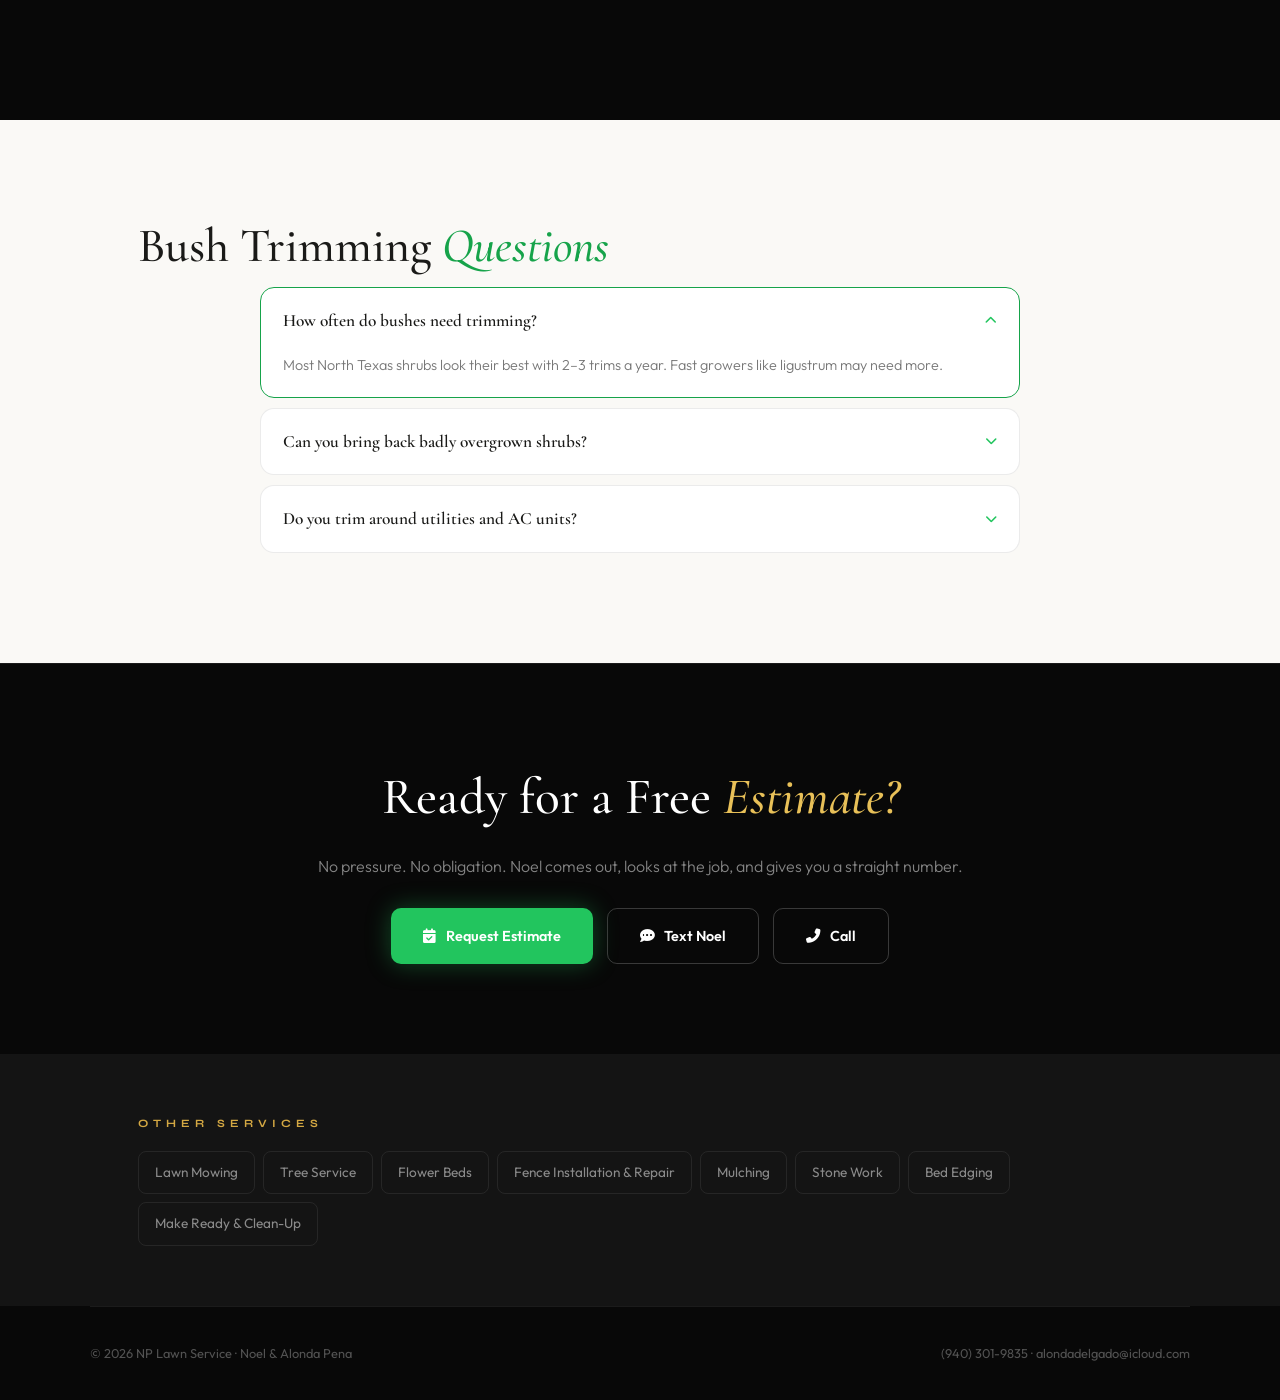
<file: services/bush-trimming.html>
<!DOCTYPE html>
<html lang="en">
<head>
<meta charset="UTF-8"><meta name="viewport" content="width=device-width, initial-scale=1.0">
<title>Bush &amp; Hedge Trimming in Flower Mound &amp; Denton County, TX | NP Lawn Service</title><meta property="og:image" content="https://nplawnservice.com/images/og-cover.jpg"><meta property="og:image:width" content="1200"><meta property="og:image:height" content="630"><meta name="twitter:card" content="summary_large_image"><meta name="twitter:image" content="https://nplawnservice.com/images/og-cover.jpg">
<meta name="description" content="Overgrown hedges make an entire house look neglected. We shape boxwoods, hollies, crepe myrtles, and everything else so your beds look intentional again.">
<link rel="canonical" href="https://nplawnservice.com/services/bush-trimming.html">
<meta property="og:title" content="Bush &amp; Hedge Trimming in Flower Mound &amp; Denton County, TX | NP Lawn Service"><meta property="og:description" content="Overgrown hedges make an entire house look neglected. We shape boxwoods, hollies, crepe myrtles, and everything else so your beds look intentional again."><meta property="og:type" content="website"><meta property="og:url" content="https://nplawnservice.com/services/bush-trimming.html">
<link rel="icon" href="/favicon.ico" sizes="48x48"><link rel="icon" type="image/png" sizes="32x32" href="/images/favicon-32x32.png"><link rel="icon" type="image/png" sizes="16x16" href="/images/favicon-16x16.png"><link rel="apple-touch-icon" sizes="180x180" href="/images/apple-touch-icon.png">
<script type="application/ld+json">{"@context":"https://schema.org","@type":"Service","serviceType":"Bush Trimming","provider":{"@type":"LocalBusiness","name":"NP Lawn Service","telephone":"+19403019835","url":"https://nplawnservice.com"},"areaServed":["Flower Mound TX","Denton TX","Lewisville TX","Highland Village TX","Corinth TX","Lake Dallas TX","Argyle TX","Lantana TX"],"url":"https://nplawnservice.com/services/bush-trimming.html"}</script>
<script type="application/ld+json">{"@context":"https://schema.org","@type":"FAQPage","mainEntity":[{"@type":"Question","name":"How often do bushes need trimming?","acceptedAnswer":{"@type":"Answer","text":"Most North Texas shrubs look their best with 2–3 trims a year. Fast growers like ligustrum may need more."}},{"@type":"Question","name":"Can you bring back badly overgrown shrubs?","acceptedAnswer":{"@type":"Answer","text":"Usually yes. Some species tolerate a hard cutback in late winter; others need it staged over two seasons. Noel will tell you which."}},{"@type":"Question","name":"Do you trim around utilities and AC units?","acceptedAnswer":{"@type":"Answer","text":"Yes, and we keep proper clearance around your AC unit so it runs efficiently."}}]}</script>
<link rel="preconnect" href="https://fonts.googleapis.com"><link href="https://fonts.googleapis.com/css2?family=Cormorant+Garamond:ital,wght@0,500;0,600;1,600&family=Outfit:wght@300;400;600;700&family=Syne:wght@700;800&display=swap" rel="stylesheet">
<link rel="stylesheet" href="https://cdnjs.cloudflare.com/ajax/libs/font-awesome/6.5.1/css/all.min.css">
<link rel="stylesheet" href="/css/service.css">
</head>
<body>
<nav class="nv"><div class="w"><a href="/" class="ll"><div class="lm">NP</div><div class="lw"><span>NP Lawn Service</span><span>Professional Lawn Care</span></div></a><a href="tel:9403019835" class="nc"><i class="fas fa-phone-alt"></i> (940) 301-9835</a></div></nav>
<section class="hero"><div class="w"><div class="crumb"><a href="/">Home</a> &nbsp;/&nbsp; <a href="/#services">Services</a> &nbsp;/&nbsp; Bush Trimming</div><div class="sl">Bush Trimming — Denton County, TX</div><h1>Clean, Shaped, <em>Manicured.</em></h1><div class="price"><i class="fas fa-tag"></i> From $25</div><p class="lead">Overgrown hedges make an entire house look neglected. We shape boxwoods, hollies, crepe myrtles, and everything else so your beds look intentional again.</p><div class="ha"><a href="/#contact" class="btn btn-g"><i class="fas fa-calendar-check"></i> Get Free Estimate</a><a href="tel:9403019835" class="btn btn-o"><i class="fas fa-phone-alt"></i> Call Noel</a></div></div></section>
<section class="lt"><div class="w"><h2>What's <em>Included</em></h2><p class="sub">Everything below is part of the job. No add-on surprises.</p><div class="grid"><div class="card"><i class="fas fa-leaf"></i><h3>Hedge Shaping</h3><p>Squared, rounded, or natural — trimmed to a consistent shape and height.</p></div><div class="card"><i class="fas fa-seedling"></i><h3>Shrub Rejuvenation</h3><p>Overgrown shrubs cut back hard (when the season allows) so they fill in thick and healthy.</p></div><div class="card"><i class="fas fa-broom"></i><h3>Cleanup & Haul-Off</h3><p>Every clipping raked out of the beds and hauled away.</p></div></div></div></section>
<section class="dk"><div class="w two"><div><h2>Why Families Choose <em>NP Lawn Service</em></h2><p>Noel Pena and his wife Alonda run this business themselves. Noel is the one who shows up, does the work, and stands behind it. That is the whole pitch.</p><p>We serve Flower Mound, Denton, Lewisville, Highland Village, Corinth, Lake Dallas, Argyle, Lantana, and the surrounding Denton County area.</p></div><ul class="checks"><li><i class="fas fa-check"></i><span>We trim with the plant's growth cycle so it recovers fast instead of browning out.</span></li><li><i class="fas fa-check"></i><span>Crepe myrtles done right — no "crepe murder" topping.</span></li><li><i class="fas fa-check"></i><span>Clean lines around windows, walkways and the foundation.</span></li><li><i class="fas fa-check"></i><span>Add it to your mowing visit and save.</span></li></ul></div></section>
<section class="lt"><div class="w"><h2>Bush Trimming <em>Questions</em></h2><div class="faq"><div class="fqi open"><div class="fqq" onclick="tF(this)">How often do bushes need trimming? <i class="fas fa-chevron-down"></i></div><div class="fqa"><div class="fqai">Most North Texas shrubs look their best with 2–3 trims a year. Fast growers like ligustrum may need more.</div></div></div><div class="fqi"><div class="fqq" onclick="tF(this)">Can you bring back badly overgrown shrubs? <i class="fas fa-chevron-down"></i></div><div class="fqa"><div class="fqai">Usually yes. Some species tolerate a hard cutback in late winter; others need it staged over two seasons. Noel will tell you which.</div></div></div><div class="fqi"><div class="fqq" onclick="tF(this)">Do you trim around utilities and AC units? <i class="fas fa-chevron-down"></i></div><div class="fqa"><div class="fqai">Yes, and we keep proper clearance around your AC unit so it runs efficiently.</div></div></div></div></div></section>
<section class="cta"><div class="w"><h2>Ready for a Free <em>Estimate?</em></h2><p>No pressure. No obligation. Noel comes out, looks at the job, and gives you a straight number.</p><div class="ha"><a href="/#contact" class="btn btn-g"><i class="fas fa-calendar-check"></i> Request Estimate</a><a href="sms:9403019835" class="btn btn-o"><i class="fas fa-comment-dots"></i> Text Noel</a><a href="tel:9403019835" class="btn btn-o"><i class="fas fa-phone-alt"></i> Call</a></div></div></section>
<section class="other"><div class="w"><h3>Other Services</h3><ul><li><a href="lawn-mowing.html">Lawn Mowing</a></li><li><a href="tree-service.html">Tree Service</a></li><li><a href="flower-beds.html">Flower Beds</a></li><li><a href="fence-installation.html">Fence Installation &amp; Repair</a></li><li><a href="mulching.html">Mulching</a></li><li><a href="stone-work.html">Stone Work</a></li><li><a href="bed-edging.html">Bed Edging</a></li><li><a href="make-ready-cleanup.html">Make Ready &amp; Clean-Up</a></li></ul></div></section>
<footer class="w ft"><span>&copy; 2026 NP Lawn Service · Noel &amp; Alonda Pena</span><span><a href="tel:9403019835">(940) 301-9835</a> · <a href="mailto:alondadelgado@icloud.com">alondadelgado@icloud.com</a></span></footer>
<a href="tel:9403019835" class="fp"><i class="fas fa-phone-alt"></i><span>(940) 301-9835</span></a><nav class="mab" aria-label="Quick actions"><a href="tel:9403019835"><i class="fas fa-phone-alt"></i>Call</a><a href="sms:9403019835"><i class="fas fa-comment-dots"></i>Text</a><a href="/#contact" class="mab-p"><i class="fas fa-calendar-check"></i>Free Estimate</a></nav>
<script>function tF(el){const i=el.parentElement,o=i.classList.contains('open');document.querySelectorAll('.fqi').forEach(x=>x.classList.remove('open'));if(!o)i.classList.add('open')}</script>
</body>
</html>
</file>
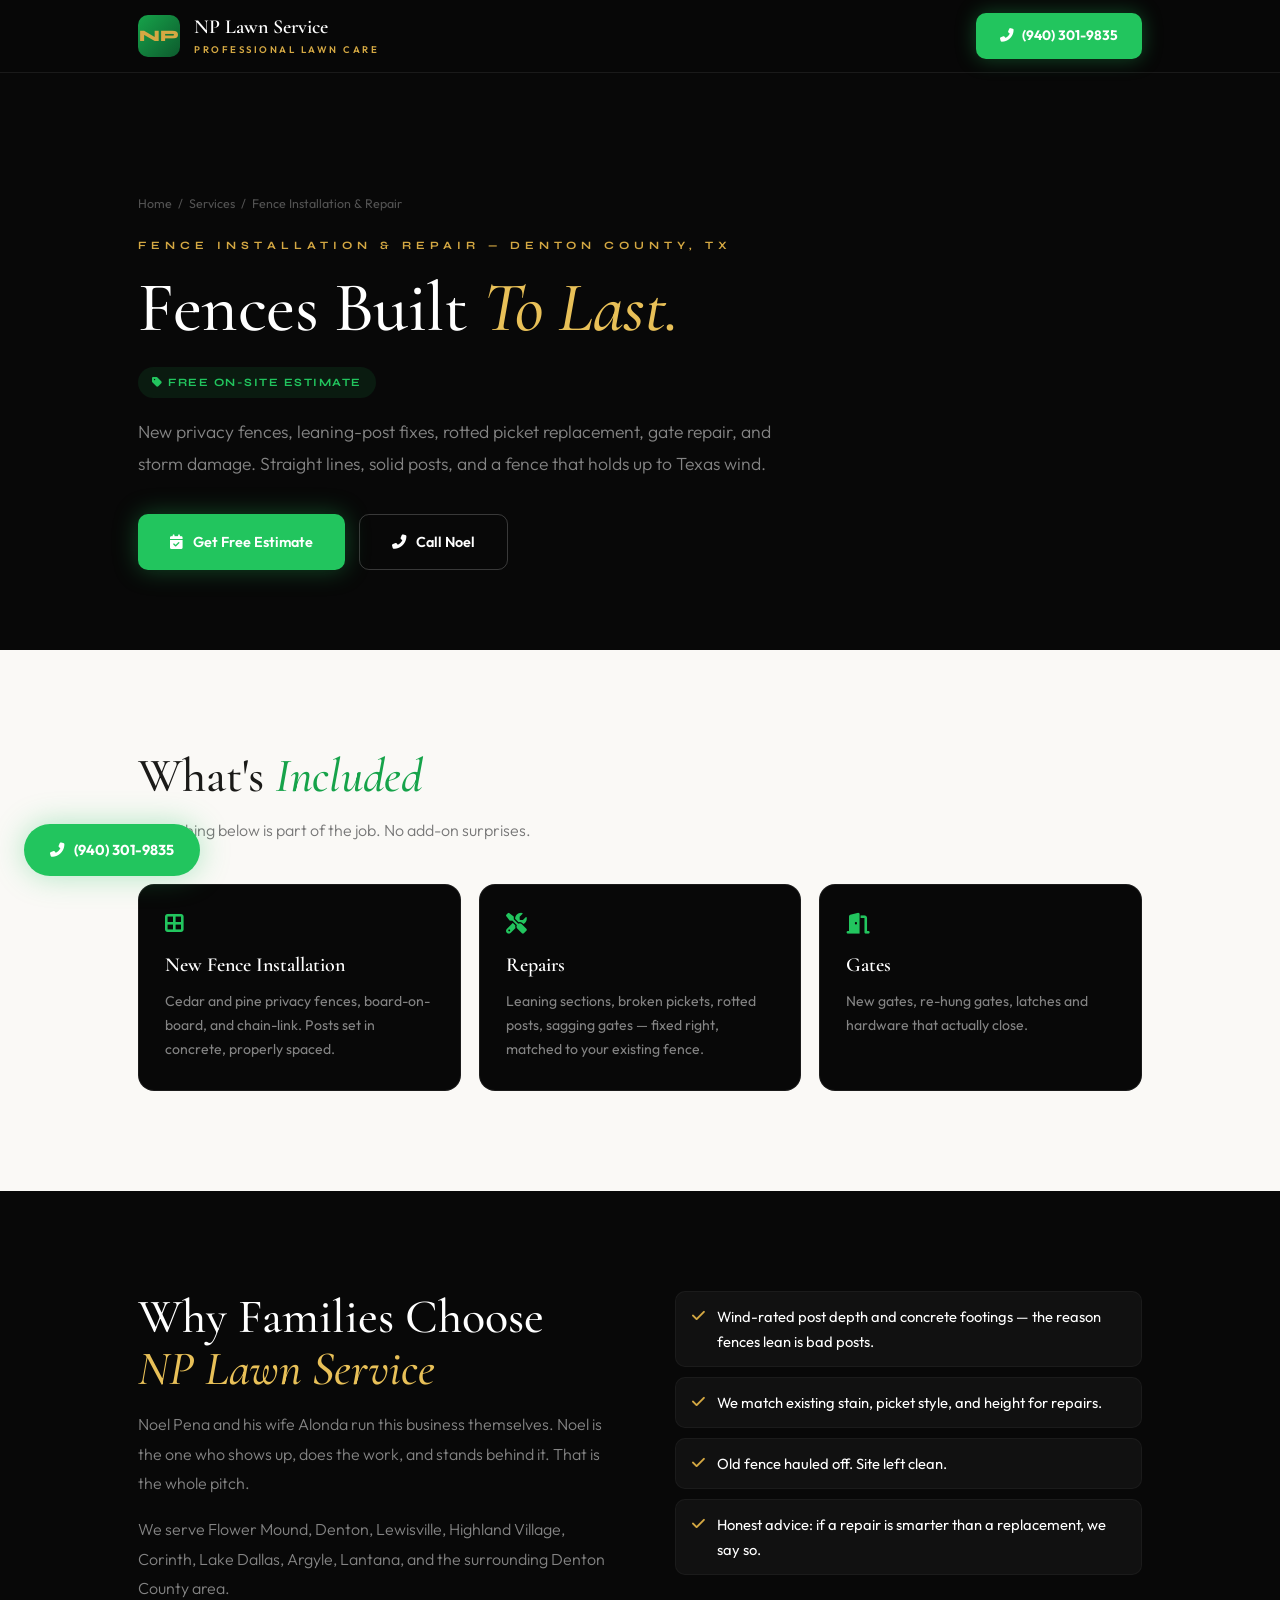
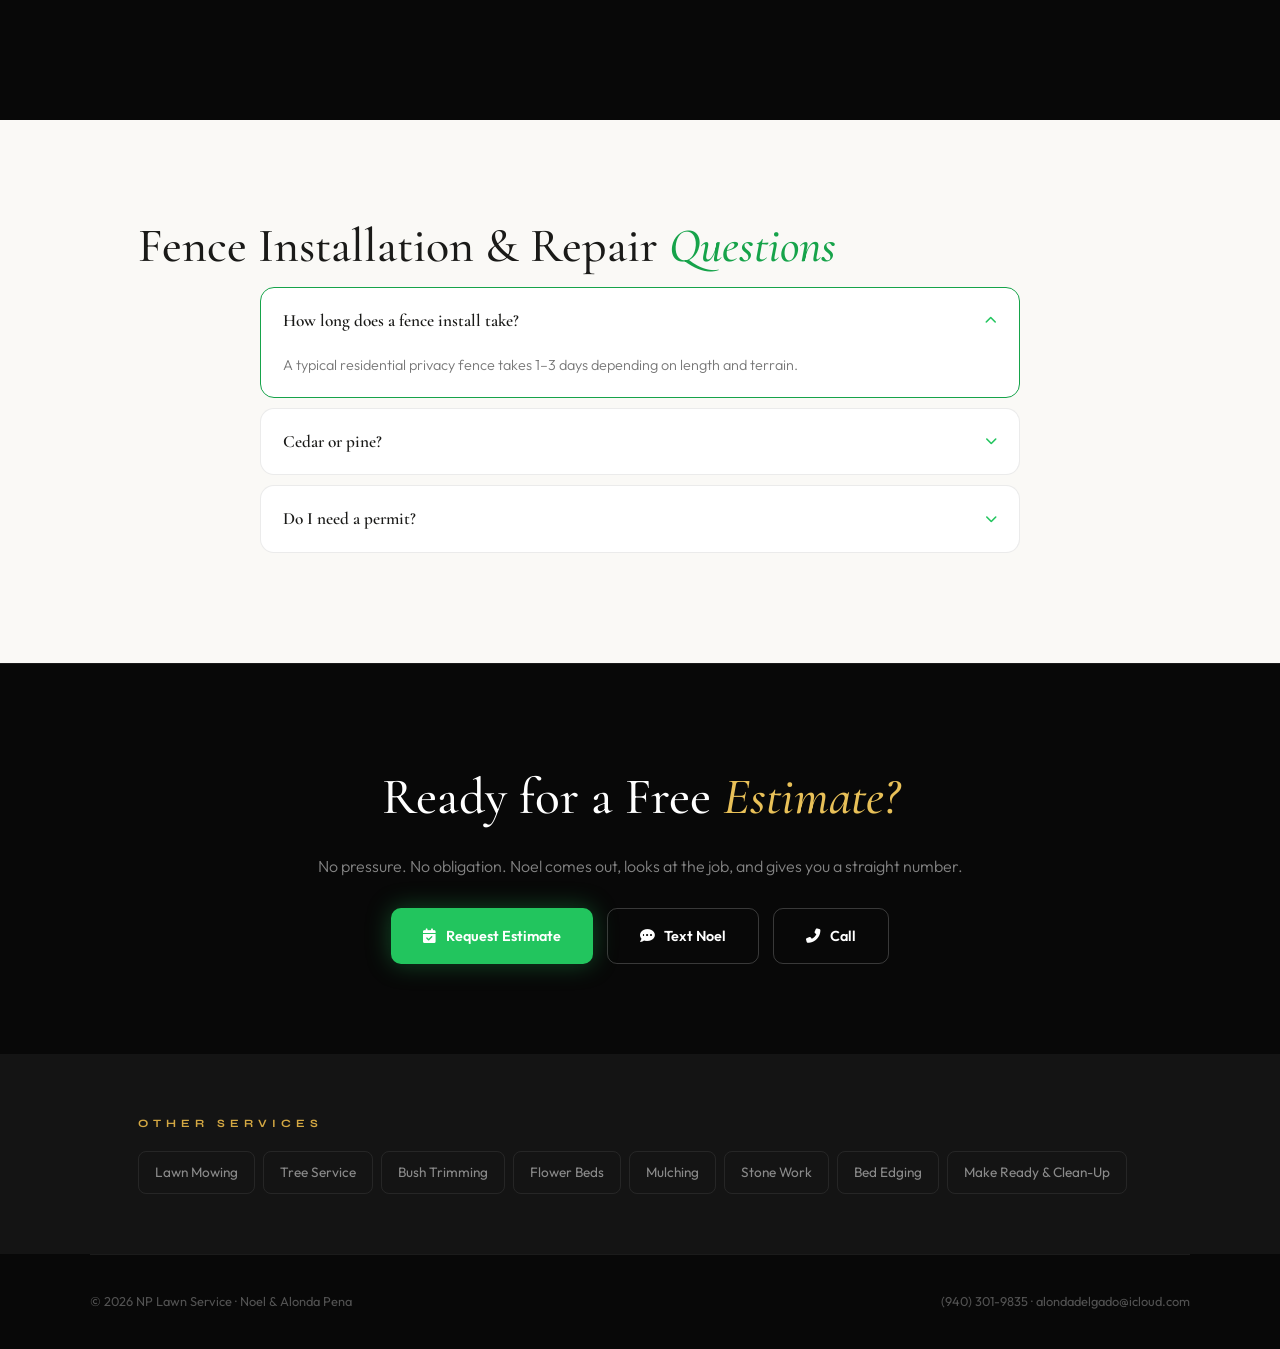
<file: services/fence-installation.html>
<!DOCTYPE html>
<html lang="en">
<head>
<meta charset="UTF-8"><meta name="viewport" content="width=device-width, initial-scale=1.0">
<title>Fence Installation &amp; Repair in Flower Mound &amp; Denton County, TX | NP Lawn Service</title><meta property="og:image" content="https://nplawnservice.com/images/og-cover.jpg"><meta property="og:image:width" content="1200"><meta property="og:image:height" content="630"><meta name="twitter:card" content="summary_large_image"><meta name="twitter:image" content="https://nplawnservice.com/images/og-cover.jpg">
<meta name="description" content="New privacy fences, leaning-post fixes, rotted picket replacement, gate repair, and storm damage. Straight lines, solid posts, and a fence that holds up.">
<link rel="canonical" href="https://nplawnservice.com/services/fence-installation.html">
<meta property="og:title" content="Fence Installation &amp; Repair in Flower Mound &amp; Denton County, TX | NP Lawn Service"><meta property="og:description" content="New privacy fences, leaning-post fixes, rotted picket replacement, gate repair, and storm damage. Straight lines, solid posts, and a fence that holds up."><meta property="og:type" content="website"><meta property="og:url" content="https://nplawnservice.com/services/fence-installation.html">
<link rel="icon" href="/favicon.ico" sizes="48x48"><link rel="icon" type="image/png" sizes="32x32" href="/images/favicon-32x32.png"><link rel="icon" type="image/png" sizes="16x16" href="/images/favicon-16x16.png"><link rel="apple-touch-icon" sizes="180x180" href="/images/apple-touch-icon.png">
<script type="application/ld+json">{"@context":"https://schema.org","@type":"Service","serviceType":"Fence Installation & Repair","provider":{"@type":"LocalBusiness","name":"NP Lawn Service","telephone":"+19403019835","url":"https://nplawnservice.com"},"areaServed":["Flower Mound TX","Denton TX","Lewisville TX","Highland Village TX","Corinth TX","Lake Dallas TX","Argyle TX","Lantana TX"],"url":"https://nplawnservice.com/services/fence-installation.html"}</script>
<script type="application/ld+json">{"@context":"https://schema.org","@type":"FAQPage","mainEntity":[{"@type":"Question","name":"How long does a fence install take?","acceptedAnswer":{"@type":"Answer","text":"A typical residential privacy fence takes 1–3 days depending on length and terrain."}},{"@type":"Question","name":"Cedar or pine?","acceptedAnswer":{"@type":"Answer","text":"Cedar lasts longer and resists rot and insects naturally; pressure-treated pine costs less. We will price both."}},{"@type":"Question","name":"Do I need a permit?","acceptedAnswer":{"@type":"Answer","text":"Most Denton County cities require one for new fences. We will tell you what your city needs."}}]}</script>
<link rel="preconnect" href="https://fonts.googleapis.com"><link href="https://fonts.googleapis.com/css2?family=Cormorant+Garamond:ital,wght@0,500;0,600;1,600&family=Outfit:wght@300;400;600;700&family=Syne:wght@700;800&display=swap" rel="stylesheet">
<link rel="stylesheet" href="https://cdnjs.cloudflare.com/ajax/libs/font-awesome/6.5.1/css/all.min.css">
<link rel="stylesheet" href="/css/service.css">
</head>
<body>
<nav class="nv"><div class="w"><a href="/" class="ll"><div class="lm">NP</div><div class="lw"><span>NP Lawn Service</span><span>Professional Lawn Care</span></div></a><a href="tel:9403019835" class="nc"><i class="fas fa-phone-alt"></i> (940) 301-9835</a></div></nav>
<section class="hero"><div class="w"><div class="crumb"><a href="/">Home</a> &nbsp;/&nbsp; <a href="/#services">Services</a> &nbsp;/&nbsp; Fence Installation &amp; Repair</div><div class="sl">Fence Installation &amp; Repair — Denton County, TX</div><h1>Fences Built <em>To Last.</em></h1><div class="price"><i class="fas fa-tag"></i> Free On-Site Estimate</div><p class="lead">New privacy fences, leaning-post fixes, rotted picket replacement, gate repair, and storm damage. Straight lines, solid posts, and a fence that holds up to Texas wind.</p><div class="ha"><a href="/#contact" class="btn btn-g"><i class="fas fa-calendar-check"></i> Get Free Estimate</a><a href="tel:9403019835" class="btn btn-o"><i class="fas fa-phone-alt"></i> Call Noel</a></div></div></section>
<section class="lt"><div class="w"><h2>What's <em>Included</em></h2><p class="sub">Everything below is part of the job. No add-on surprises.</p><div class="grid"><div class="card"><i class="fas fa-border-all"></i><h3>New Fence Installation</h3><p>Cedar and pine privacy fences, board-on-board, and chain-link. Posts set in concrete, properly spaced.</p></div><div class="card"><i class="fas fa-tools"></i><h3>Repairs</h3><p>Leaning sections, broken pickets, rotted posts, sagging gates — fixed right, matched to your existing fence.</p></div><div class="card"><i class="fas fa-door-open"></i><h3>Gates</h3><p>New gates, re-hung gates, latches and hardware that actually close.</p></div></div></div></section>
<section class="dk"><div class="w two"><div><h2>Why Families Choose <em>NP Lawn Service</em></h2><p>Noel Pena and his wife Alonda run this business themselves. Noel is the one who shows up, does the work, and stands behind it. That is the whole pitch.</p><p>We serve Flower Mound, Denton, Lewisville, Highland Village, Corinth, Lake Dallas, Argyle, Lantana, and the surrounding Denton County area.</p></div><ul class="checks"><li><i class="fas fa-check"></i><span>Wind-rated post depth and concrete footings — the reason fences lean is bad posts.</span></li><li><i class="fas fa-check"></i><span>We match existing stain, picket style, and height for repairs.</span></li><li><i class="fas fa-check"></i><span>Old fence hauled off. Site left clean.</span></li><li><i class="fas fa-check"></i><span>Honest advice: if a repair is smarter than a replacement, we say so.</span></li></ul></div></section>
<section class="lt"><div class="w"><h2>Fence Installation &amp; Repair <em>Questions</em></h2><div class="faq"><div class="fqi open"><div class="fqq" onclick="tF(this)">How long does a fence install take? <i class="fas fa-chevron-down"></i></div><div class="fqa"><div class="fqai">A typical residential privacy fence takes 1–3 days depending on length and terrain.</div></div></div><div class="fqi"><div class="fqq" onclick="tF(this)">Cedar or pine? <i class="fas fa-chevron-down"></i></div><div class="fqa"><div class="fqai">Cedar lasts longer and resists rot and insects naturally; pressure-treated pine costs less. We will price both.</div></div></div><div class="fqi"><div class="fqq" onclick="tF(this)">Do I need a permit? <i class="fas fa-chevron-down"></i></div><div class="fqa"><div class="fqai">Most Denton County cities require one for new fences. We will tell you what your city needs.</div></div></div></div></div></section>
<section class="cta"><div class="w"><h2>Ready for a Free <em>Estimate?</em></h2><p>No pressure. No obligation. Noel comes out, looks at the job, and gives you a straight number.</p><div class="ha"><a href="/#contact" class="btn btn-g"><i class="fas fa-calendar-check"></i> Request Estimate</a><a href="sms:9403019835" class="btn btn-o"><i class="fas fa-comment-dots"></i> Text Noel</a><a href="tel:9403019835" class="btn btn-o"><i class="fas fa-phone-alt"></i> Call</a></div></div></section>
<section class="other"><div class="w"><h3>Other Services</h3><ul><li><a href="lawn-mowing.html">Lawn Mowing</a></li><li><a href="tree-service.html">Tree Service</a></li><li><a href="bush-trimming.html">Bush Trimming</a></li><li><a href="flower-beds.html">Flower Beds</a></li><li><a href="mulching.html">Mulching</a></li><li><a href="stone-work.html">Stone Work</a></li><li><a href="bed-edging.html">Bed Edging</a></li><li><a href="make-ready-cleanup.html">Make Ready &amp; Clean-Up</a></li></ul></div></section>
<footer class="w ft"><span>&copy; 2026 NP Lawn Service · Noel &amp; Alonda Pena</span><span><a href="tel:9403019835">(940) 301-9835</a> · <a href="mailto:alondadelgado@icloud.com">alondadelgado@icloud.com</a></span></footer>
<a href="tel:9403019835" class="fp"><i class="fas fa-phone-alt"></i><span>(940) 301-9835</span></a><nav class="mab" aria-label="Quick actions"><a href="tel:9403019835"><i class="fas fa-phone-alt"></i>Call</a><a href="sms:9403019835"><i class="fas fa-comment-dots"></i>Text</a><a href="/#contact" class="mab-p"><i class="fas fa-calendar-check"></i>Free Estimate</a></nav>
<script>function tF(el){const i=el.parentElement,o=i.classList.contains('open');document.querySelectorAll('.fqi').forEach(x=>x.classList.remove('open'));if(!o)i.classList.add('open')}</script>
</body>
</html>
</file>
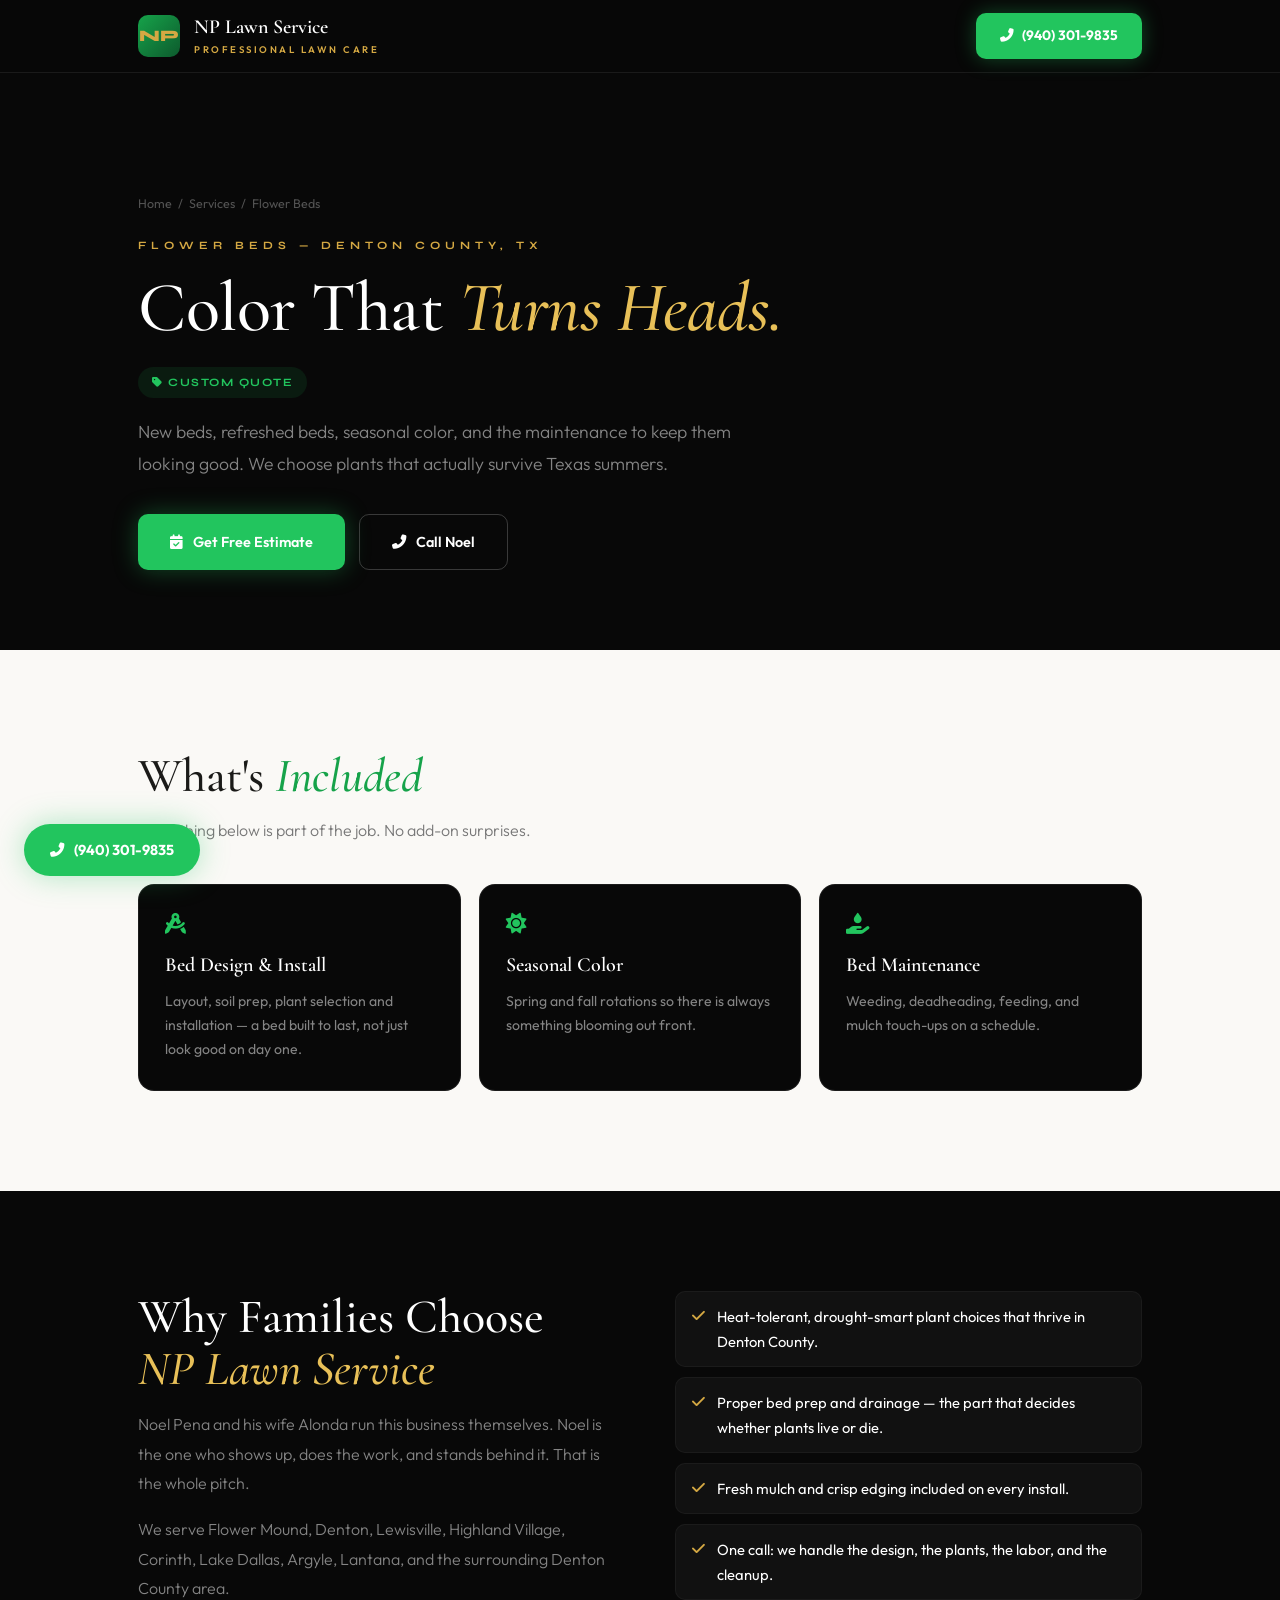
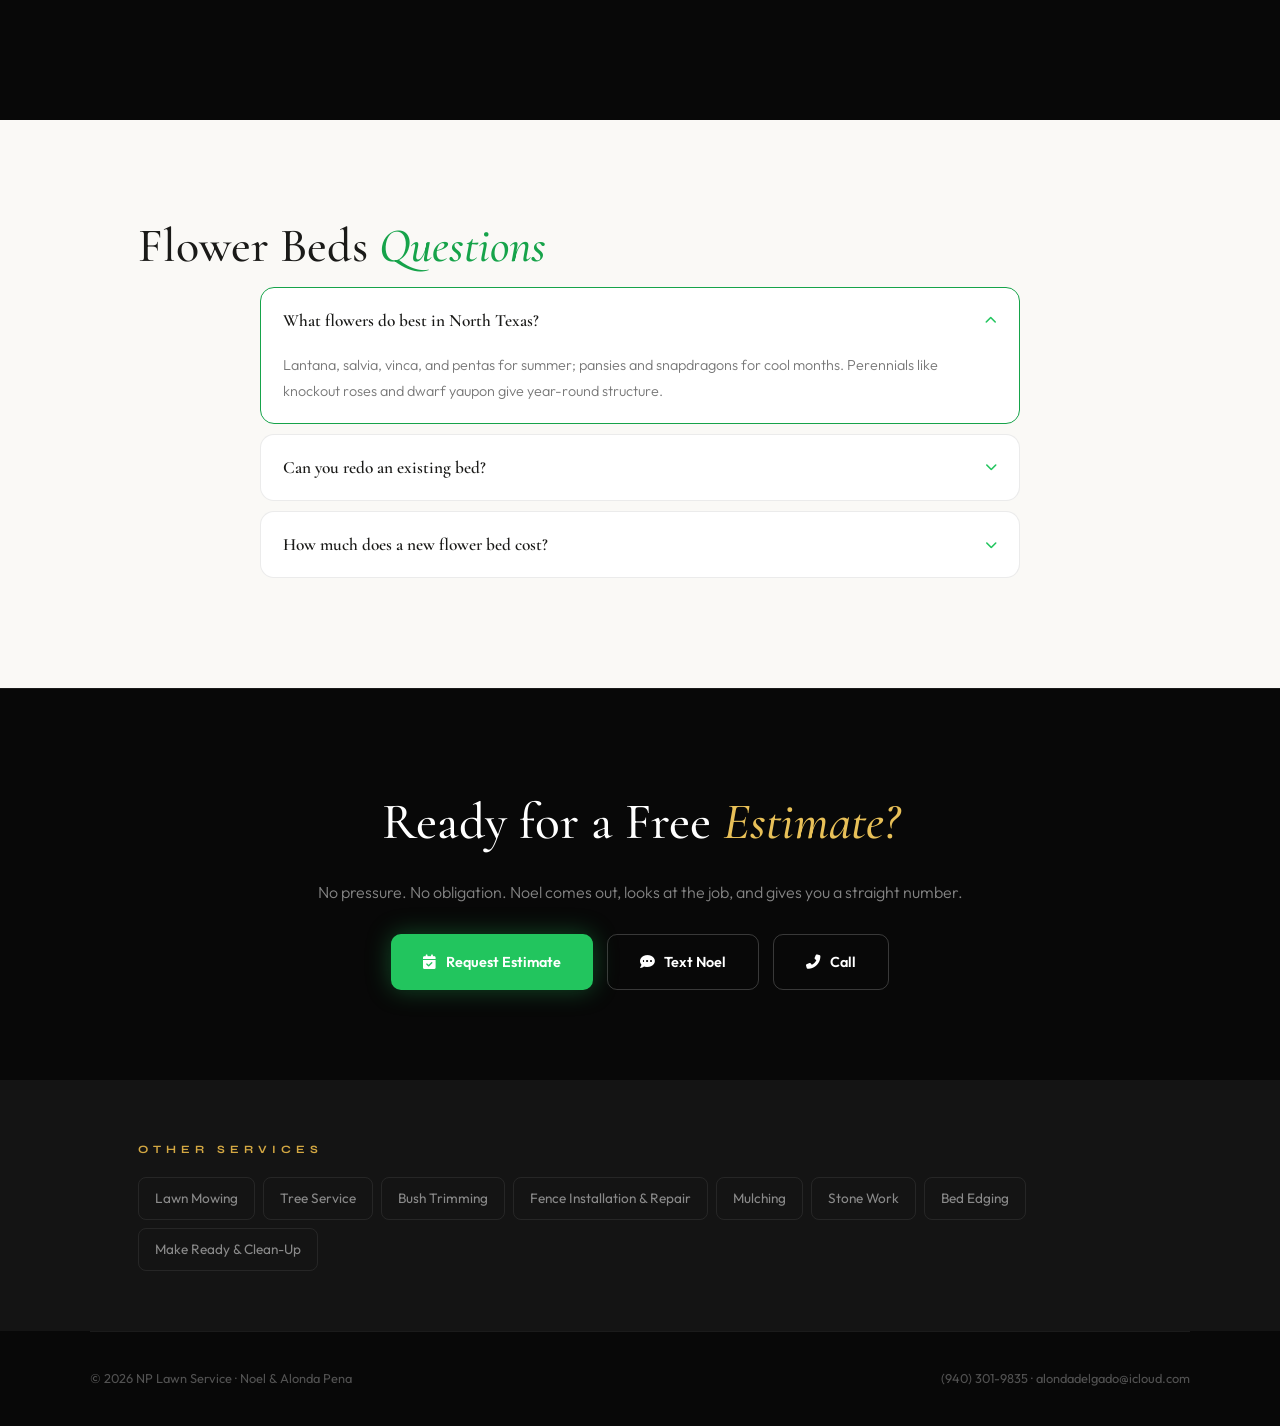
<file: services/flower-beds.html>
<!DOCTYPE html>
<html lang="en">
<head>
<meta charset="UTF-8"><meta name="viewport" content="width=device-width, initial-scale=1.0">
<title>Flower Bed Design &amp; Installation in Flower Mound &amp; Denton County, TX | NP Lawn Service</title><meta property="og:image" content="https://nplawnservice.com/images/og-cover.jpg"><meta property="og:image:width" content="1200"><meta property="og:image:height" content="630"><meta name="twitter:card" content="summary_large_image"><meta name="twitter:image" content="https://nplawnservice.com/images/og-cover.jpg">
<meta name="description" content="New beds, refreshed beds, seasonal color, and the maintenance to keep them looking good. We choose plants that actually survive Texas summers.">
<link rel="canonical" href="https://nplawnservice.com/services/flower-beds.html">
<meta property="og:title" content="Flower Bed Design &amp; Installation in Flower Mound &amp; Denton County, TX | NP Lawn Service"><meta property="og:description" content="New beds, refreshed beds, seasonal color, and the maintenance to keep them looking good. We choose plants that actually survive Texas summers."><meta property="og:type" content="website"><meta property="og:url" content="https://nplawnservice.com/services/flower-beds.html">
<link rel="icon" href="/favicon.ico" sizes="48x48"><link rel="icon" type="image/png" sizes="32x32" href="/images/favicon-32x32.png"><link rel="icon" type="image/png" sizes="16x16" href="/images/favicon-16x16.png"><link rel="apple-touch-icon" sizes="180x180" href="/images/apple-touch-icon.png">
<script type="application/ld+json">{"@context":"https://schema.org","@type":"Service","serviceType":"Flower Beds","provider":{"@type":"LocalBusiness","name":"NP Lawn Service","telephone":"+19403019835","url":"https://nplawnservice.com"},"areaServed":["Flower Mound TX","Denton TX","Lewisville TX","Highland Village TX","Corinth TX","Lake Dallas TX","Argyle TX","Lantana TX"],"url":"https://nplawnservice.com/services/flower-beds.html"}</script>
<script type="application/ld+json">{"@context":"https://schema.org","@type":"FAQPage","mainEntity":[{"@type":"Question","name":"What flowers do best in North Texas?","acceptedAnswer":{"@type":"Answer","text":"Lantana, salvia, vinca, and pentas for summer; pansies and snapdragons for cool months. Perennials like knockout roses and dwarf yaupon give year-round structure."}},{"@type":"Question","name":"Can you redo an existing bed?","acceptedAnswer":{"@type":"Answer","text":"Absolutely. We clear it, fix the soil, re-edge, replant, and re-mulch."}},{"@type":"Question","name":"How much does a new flower bed cost?","acceptedAnswer":{"@type":"Answer","text":"It depends on size and plant choices. Noel will walk the space with you and give a firm number before any work starts."}}]}</script>
<link rel="preconnect" href="https://fonts.googleapis.com"><link href="https://fonts.googleapis.com/css2?family=Cormorant+Garamond:ital,wght@0,500;0,600;1,600&family=Outfit:wght@300;400;600;700&family=Syne:wght@700;800&display=swap" rel="stylesheet">
<link rel="stylesheet" href="https://cdnjs.cloudflare.com/ajax/libs/font-awesome/6.5.1/css/all.min.css">
<link rel="stylesheet" href="/css/service.css">
</head>
<body>
<nav class="nv"><div class="w"><a href="/" class="ll"><div class="lm">NP</div><div class="lw"><span>NP Lawn Service</span><span>Professional Lawn Care</span></div></a><a href="tel:9403019835" class="nc"><i class="fas fa-phone-alt"></i> (940) 301-9835</a></div></nav>
<section class="hero"><div class="w"><div class="crumb"><a href="/">Home</a> &nbsp;/&nbsp; <a href="/#services">Services</a> &nbsp;/&nbsp; Flower Beds</div><div class="sl">Flower Beds — Denton County, TX</div><h1>Color That <em>Turns Heads.</em></h1><div class="price"><i class="fas fa-tag"></i> Custom Quote</div><p class="lead">New beds, refreshed beds, seasonal color, and the maintenance to keep them looking good. We choose plants that actually survive Texas summers.</p><div class="ha"><a href="/#contact" class="btn btn-g"><i class="fas fa-calendar-check"></i> Get Free Estimate</a><a href="tel:9403019835" class="btn btn-o"><i class="fas fa-phone-alt"></i> Call Noel</a></div></div></section>
<section class="lt"><div class="w"><h2>What's <em>Included</em></h2><p class="sub">Everything below is part of the job. No add-on surprises.</p><div class="grid"><div class="card"><i class="fas fa-drafting-compass"></i><h3>Bed Design & Install</h3><p>Layout, soil prep, plant selection and installation — a bed built to last, not just look good on day one.</p></div><div class="card"><i class="fas fa-sun"></i><h3>Seasonal Color</h3><p>Spring and fall rotations so there is always something blooming out front.</p></div><div class="card"><i class="fas fa-hand-holding-water"></i><h3>Bed Maintenance</h3><p>Weeding, deadheading, feeding, and mulch touch-ups on a schedule.</p></div></div></div></section>
<section class="dk"><div class="w two"><div><h2>Why Families Choose <em>NP Lawn Service</em></h2><p>Noel Pena and his wife Alonda run this business themselves. Noel is the one who shows up, does the work, and stands behind it. That is the whole pitch.</p><p>We serve Flower Mound, Denton, Lewisville, Highland Village, Corinth, Lake Dallas, Argyle, Lantana, and the surrounding Denton County area.</p></div><ul class="checks"><li><i class="fas fa-check"></i><span>Heat-tolerant, drought-smart plant choices that thrive in Denton County.</span></li><li><i class="fas fa-check"></i><span>Proper bed prep and drainage — the part that decides whether plants live or die.</span></li><li><i class="fas fa-check"></i><span>Fresh mulch and crisp edging included on every install.</span></li><li><i class="fas fa-check"></i><span>One call: we handle the design, the plants, the labor, and the cleanup.</span></li></ul></div></section>
<section class="lt"><div class="w"><h2>Flower Beds <em>Questions</em></h2><div class="faq"><div class="fqi open"><div class="fqq" onclick="tF(this)">What flowers do best in North Texas? <i class="fas fa-chevron-down"></i></div><div class="fqa"><div class="fqai">Lantana, salvia, vinca, and pentas for summer; pansies and snapdragons for cool months. Perennials like knockout roses and dwarf yaupon give year-round structure.</div></div></div><div class="fqi"><div class="fqq" onclick="tF(this)">Can you redo an existing bed? <i class="fas fa-chevron-down"></i></div><div class="fqa"><div class="fqai">Absolutely. We clear it, fix the soil, re-edge, replant, and re-mulch.</div></div></div><div class="fqi"><div class="fqq" onclick="tF(this)">How much does a new flower bed cost? <i class="fas fa-chevron-down"></i></div><div class="fqa"><div class="fqai">It depends on size and plant choices. Noel will walk the space with you and give a firm number before any work starts.</div></div></div></div></div></section>
<section class="cta"><div class="w"><h2>Ready for a Free <em>Estimate?</em></h2><p>No pressure. No obligation. Noel comes out, looks at the job, and gives you a straight number.</p><div class="ha"><a href="/#contact" class="btn btn-g"><i class="fas fa-calendar-check"></i> Request Estimate</a><a href="sms:9403019835" class="btn btn-o"><i class="fas fa-comment-dots"></i> Text Noel</a><a href="tel:9403019835" class="btn btn-o"><i class="fas fa-phone-alt"></i> Call</a></div></div></section>
<section class="other"><div class="w"><h3>Other Services</h3><ul><li><a href="lawn-mowing.html">Lawn Mowing</a></li><li><a href="tree-service.html">Tree Service</a></li><li><a href="bush-trimming.html">Bush Trimming</a></li><li><a href="fence-installation.html">Fence Installation &amp; Repair</a></li><li><a href="mulching.html">Mulching</a></li><li><a href="stone-work.html">Stone Work</a></li><li><a href="bed-edging.html">Bed Edging</a></li><li><a href="make-ready-cleanup.html">Make Ready &amp; Clean-Up</a></li></ul></div></section>
<footer class="w ft"><span>&copy; 2026 NP Lawn Service · Noel &amp; Alonda Pena</span><span><a href="tel:9403019835">(940) 301-9835</a> · <a href="mailto:alondadelgado@icloud.com">alondadelgado@icloud.com</a></span></footer>
<a href="tel:9403019835" class="fp"><i class="fas fa-phone-alt"></i><span>(940) 301-9835</span></a><nav class="mab" aria-label="Quick actions"><a href="tel:9403019835"><i class="fas fa-phone-alt"></i>Call</a><a href="sms:9403019835"><i class="fas fa-comment-dots"></i>Text</a><a href="/#contact" class="mab-p"><i class="fas fa-calendar-check"></i>Free Estimate</a></nav>
<script>function tF(el){const i=el.parentElement,o=i.classList.contains('open');document.querySelectorAll('.fqi').forEach(x=>x.classList.remove('open'));if(!o)i.classList.add('open')}</script>
</body>
</html>
</file>
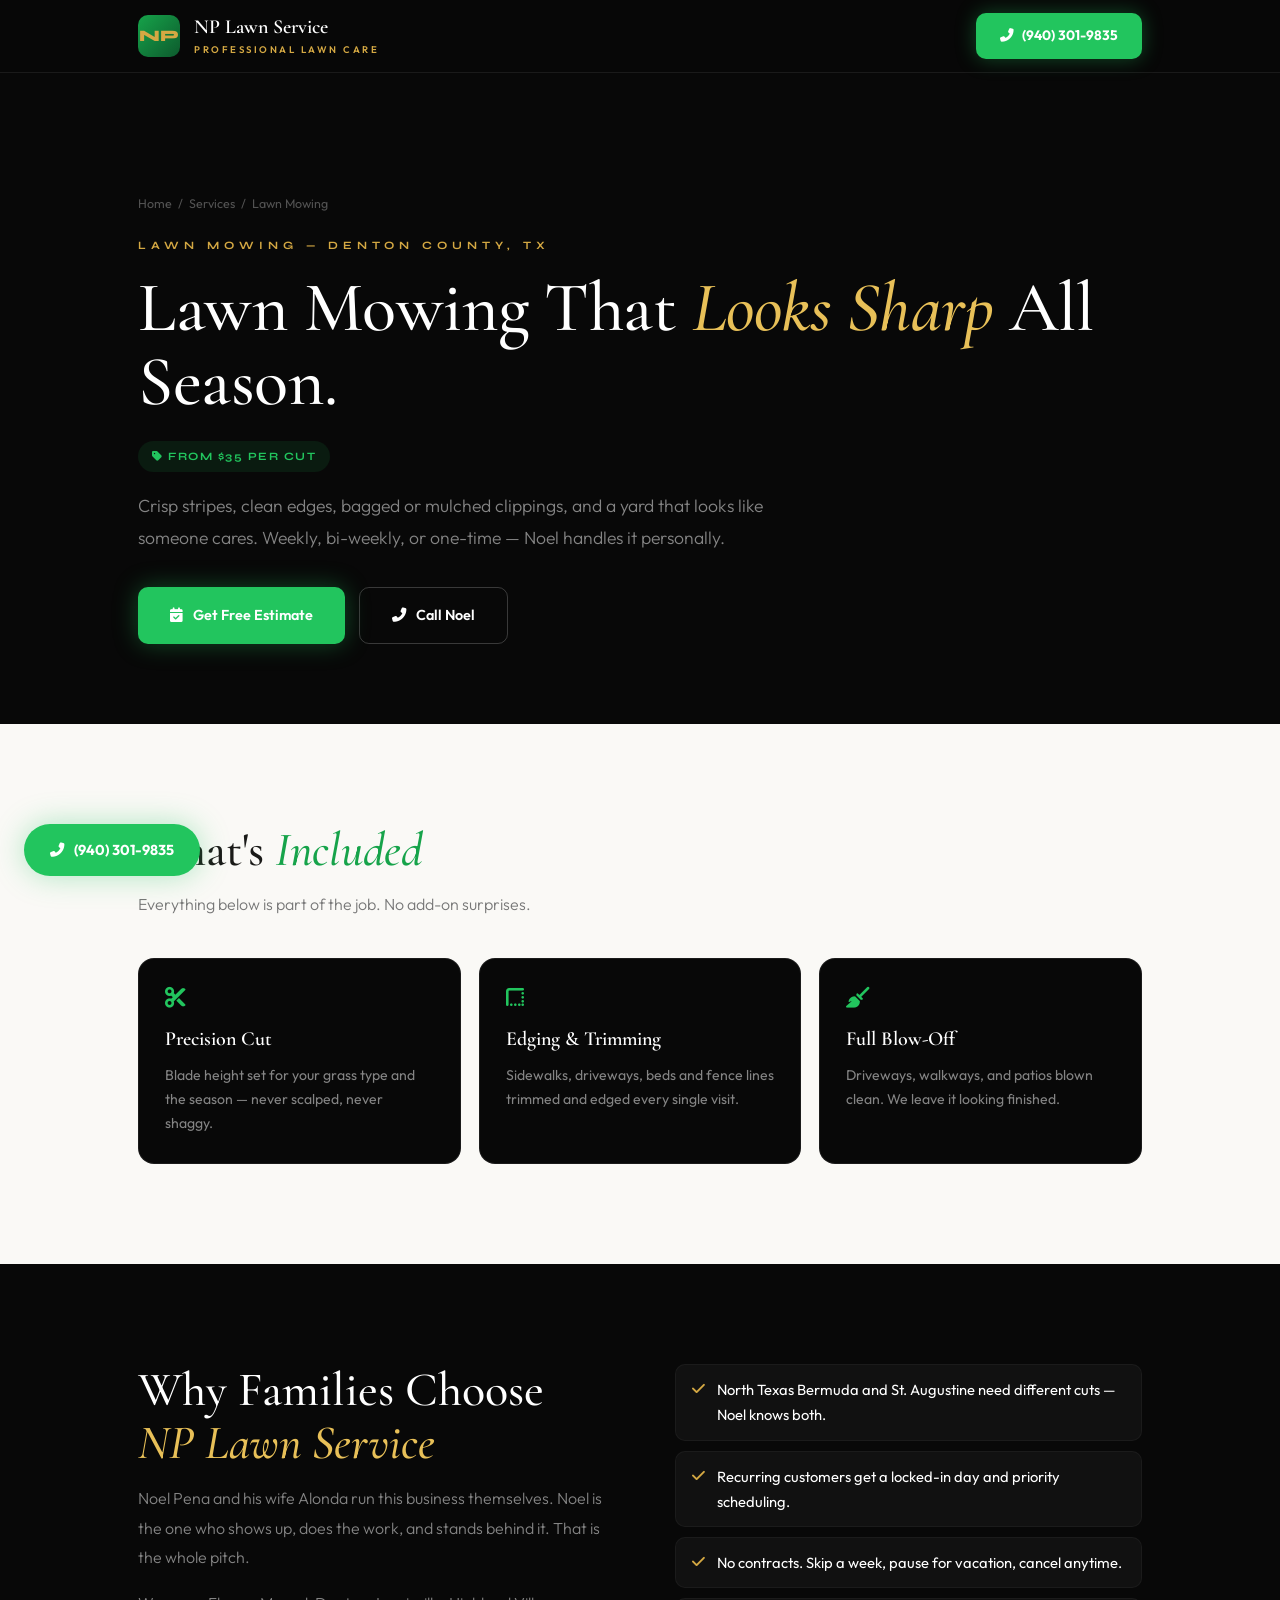
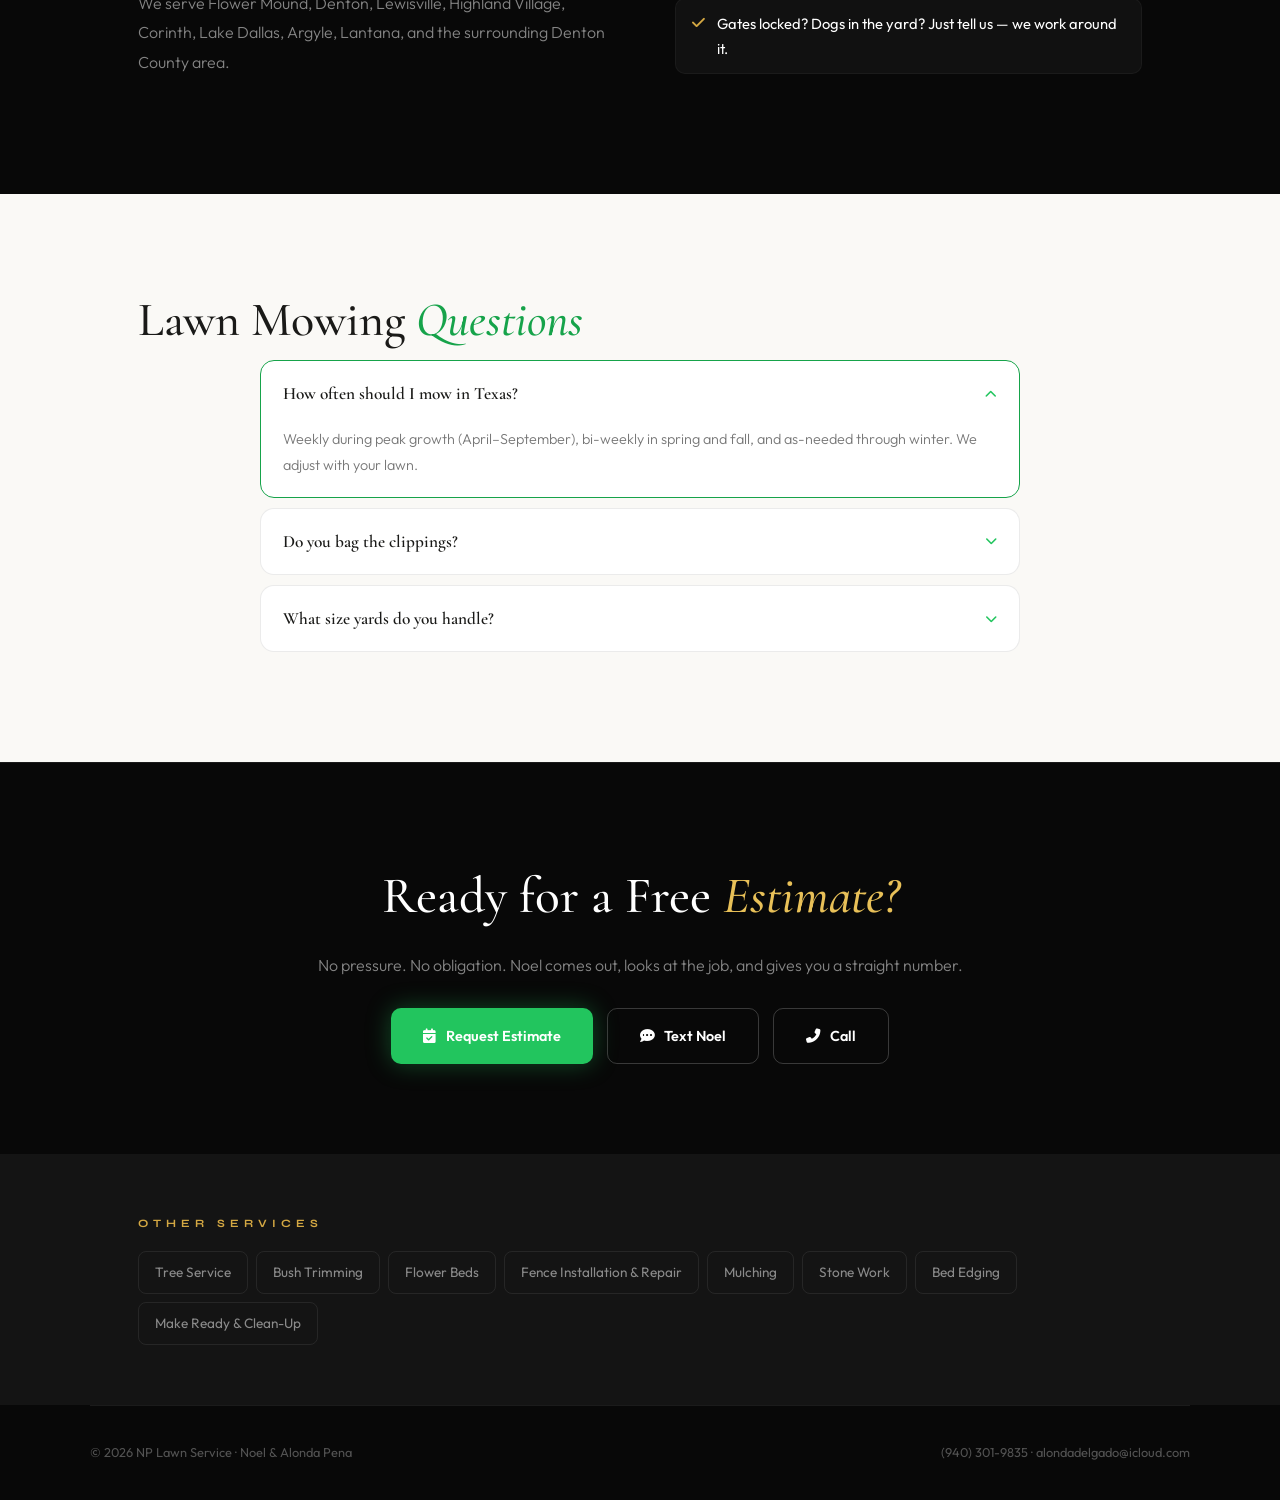
<file: services/lawn-mowing.html>
<!DOCTYPE html>
<html lang="en">
<head>
<meta charset="UTF-8"><meta name="viewport" content="width=device-width, initial-scale=1.0">
<title>Lawn Mowing in Flower Mound &amp; Denton County, TX | NP Lawn Service</title><meta property="og:image" content="https://nplawnservice.com/images/og-cover.jpg"><meta property="og:image:width" content="1200"><meta property="og:image:height" content="630"><meta name="twitter:card" content="summary_large_image"><meta name="twitter:image" content="https://nplawnservice.com/images/og-cover.jpg">
<meta name="description" content="Crisp stripes, clean edges, bagged or mulched clippings, and a yard that looks like someone cares. Weekly, bi-weekly, or one-time — Noel handles it.">
<link rel="canonical" href="https://nplawnservice.com/services/lawn-mowing.html">
<meta property="og:title" content="Lawn Mowing in Flower Mound &amp; Denton County, TX | NP Lawn Service"><meta property="og:description" content="Crisp stripes, clean edges, bagged or mulched clippings, and a yard that looks like someone cares. Weekly, bi-weekly, or one-time — Noel handles it."><meta property="og:type" content="website"><meta property="og:url" content="https://nplawnservice.com/services/lawn-mowing.html">
<link rel="icon" href="/favicon.ico" sizes="48x48"><link rel="icon" type="image/png" sizes="32x32" href="/images/favicon-32x32.png"><link rel="icon" type="image/png" sizes="16x16" href="/images/favicon-16x16.png"><link rel="apple-touch-icon" sizes="180x180" href="/images/apple-touch-icon.png">
<script type="application/ld+json">{"@context":"https://schema.org","@type":"Service","serviceType":"Lawn Mowing","provider":{"@type":"LocalBusiness","name":"NP Lawn Service","telephone":"+19403019835","url":"https://nplawnservice.com"},"areaServed":["Flower Mound TX","Denton TX","Lewisville TX","Highland Village TX","Corinth TX","Lake Dallas TX","Argyle TX","Lantana TX"],"url":"https://nplawnservice.com/services/lawn-mowing.html"}</script>
<script type="application/ld+json">{"@context":"https://schema.org","@type":"FAQPage","mainEntity":[{"@type":"Question","name":"How often should I mow in Texas?","acceptedAnswer":{"@type":"Answer","text":"Weekly during peak growth (April–September), bi-weekly in spring and fall, and as-needed through winter. We adjust with your lawn."}},{"@type":"Question","name":"Do you bag the clippings?","acceptedAnswer":{"@type":"Answer","text":"Either. Mulching returns nutrients to the soil; bagging keeps things pristine. Your call, same price."}},{"@type":"Question","name":"What size yards do you handle?","acceptedAnswer":{"@type":"Answer","text":"Standard residential lots start at $35. Larger properties, acreage, and commercial are quoted after a quick look."}}]}</script>
<link rel="preconnect" href="https://fonts.googleapis.com"><link href="https://fonts.googleapis.com/css2?family=Cormorant+Garamond:ital,wght@0,500;0,600;1,600&family=Outfit:wght@300;400;600;700&family=Syne:wght@700;800&display=swap" rel="stylesheet">
<link rel="stylesheet" href="https://cdnjs.cloudflare.com/ajax/libs/font-awesome/6.5.1/css/all.min.css">
<link rel="stylesheet" href="/css/service.css">
</head>
<body>
<nav class="nv"><div class="w"><a href="/" class="ll"><div class="lm">NP</div><div class="lw"><span>NP Lawn Service</span><span>Professional Lawn Care</span></div></a><a href="tel:9403019835" class="nc"><i class="fas fa-phone-alt"></i> (940) 301-9835</a></div></nav>
<section class="hero"><div class="w"><div class="crumb"><a href="/">Home</a> &nbsp;/&nbsp; <a href="/#services">Services</a> &nbsp;/&nbsp; Lawn Mowing</div><div class="sl">Lawn Mowing — Denton County, TX</div><h1>Lawn Mowing That <em>Looks Sharp</em> All Season.</h1><div class="price"><i class="fas fa-tag"></i> From $35 per cut</div><p class="lead">Crisp stripes, clean edges, bagged or mulched clippings, and a yard that looks like someone cares. Weekly, bi-weekly, or one-time — Noel handles it personally.</p><div class="ha"><a href="/#contact" class="btn btn-g"><i class="fas fa-calendar-check"></i> Get Free Estimate</a><a href="tel:9403019835" class="btn btn-o"><i class="fas fa-phone-alt"></i> Call Noel</a></div></div></section>
<section class="lt"><div class="w"><h2>What's <em>Included</em></h2><p class="sub">Everything below is part of the job. No add-on surprises.</p><div class="grid"><div class="card"><i class="fas fa-cut"></i><h3>Precision Cut</h3><p>Blade height set for your grass type and the season — never scalped, never shaggy.</p></div><div class="card"><i class="fas fa-border-style"></i><h3>Edging & Trimming</h3><p>Sidewalks, driveways, beds and fence lines trimmed and edged every single visit.</p></div><div class="card"><i class="fas fa-broom"></i><h3>Full Blow-Off</h3><p>Driveways, walkways, and patios blown clean. We leave it looking finished.</p></div></div></div></section>
<section class="dk"><div class="w two"><div><h2>Why Families Choose <em>NP Lawn Service</em></h2><p>Noel Pena and his wife Alonda run this business themselves. Noel is the one who shows up, does the work, and stands behind it. That is the whole pitch.</p><p>We serve Flower Mound, Denton, Lewisville, Highland Village, Corinth, Lake Dallas, Argyle, Lantana, and the surrounding Denton County area.</p></div><ul class="checks"><li><i class="fas fa-check"></i><span>North Texas Bermuda and St. Augustine need different cuts — Noel knows both.</span></li><li><i class="fas fa-check"></i><span>Recurring customers get a locked-in day and priority scheduling.</span></li><li><i class="fas fa-check"></i><span>No contracts. Skip a week, pause for vacation, cancel anytime.</span></li><li><i class="fas fa-check"></i><span>Gates locked? Dogs in the yard? Just tell us — we work around it.</span></li></ul></div></section>
<section class="lt"><div class="w"><h2>Lawn Mowing <em>Questions</em></h2><div class="faq"><div class="fqi open"><div class="fqq" onclick="tF(this)">How often should I mow in Texas? <i class="fas fa-chevron-down"></i></div><div class="fqa"><div class="fqai">Weekly during peak growth (April–September), bi-weekly in spring and fall, and as-needed through winter. We adjust with your lawn.</div></div></div><div class="fqi"><div class="fqq" onclick="tF(this)">Do you bag the clippings? <i class="fas fa-chevron-down"></i></div><div class="fqa"><div class="fqai">Either. Mulching returns nutrients to the soil; bagging keeps things pristine. Your call, same price.</div></div></div><div class="fqi"><div class="fqq" onclick="tF(this)">What size yards do you handle? <i class="fas fa-chevron-down"></i></div><div class="fqa"><div class="fqai">Standard residential lots start at $35. Larger properties, acreage, and commercial are quoted after a quick look.</div></div></div></div></div></section>
<section class="cta"><div class="w"><h2>Ready for a Free <em>Estimate?</em></h2><p>No pressure. No obligation. Noel comes out, looks at the job, and gives you a straight number.</p><div class="ha"><a href="/#contact" class="btn btn-g"><i class="fas fa-calendar-check"></i> Request Estimate</a><a href="sms:9403019835" class="btn btn-o"><i class="fas fa-comment-dots"></i> Text Noel</a><a href="tel:9403019835" class="btn btn-o"><i class="fas fa-phone-alt"></i> Call</a></div></div></section>
<section class="other"><div class="w"><h3>Other Services</h3><ul><li><a href="tree-service.html">Tree Service</a></li><li><a href="bush-trimming.html">Bush Trimming</a></li><li><a href="flower-beds.html">Flower Beds</a></li><li><a href="fence-installation.html">Fence Installation &amp; Repair</a></li><li><a href="mulching.html">Mulching</a></li><li><a href="stone-work.html">Stone Work</a></li><li><a href="bed-edging.html">Bed Edging</a></li><li><a href="make-ready-cleanup.html">Make Ready &amp; Clean-Up</a></li></ul></div></section>
<footer class="w ft"><span>&copy; 2026 NP Lawn Service · Noel &amp; Alonda Pena</span><span><a href="tel:9403019835">(940) 301-9835</a> · <a href="mailto:alondadelgado@icloud.com">alondadelgado@icloud.com</a></span></footer>
<a href="tel:9403019835" class="fp"><i class="fas fa-phone-alt"></i><span>(940) 301-9835</span></a><nav class="mab" aria-label="Quick actions"><a href="tel:9403019835"><i class="fas fa-phone-alt"></i>Call</a><a href="sms:9403019835"><i class="fas fa-comment-dots"></i>Text</a><a href="/#contact" class="mab-p"><i class="fas fa-calendar-check"></i>Free Estimate</a></nav>
<script>function tF(el){const i=el.parentElement,o=i.classList.contains('open');document.querySelectorAll('.fqi').forEach(x=>x.classList.remove('open'));if(!o)i.classList.add('open')}</script>
</body>
</html>
</file>
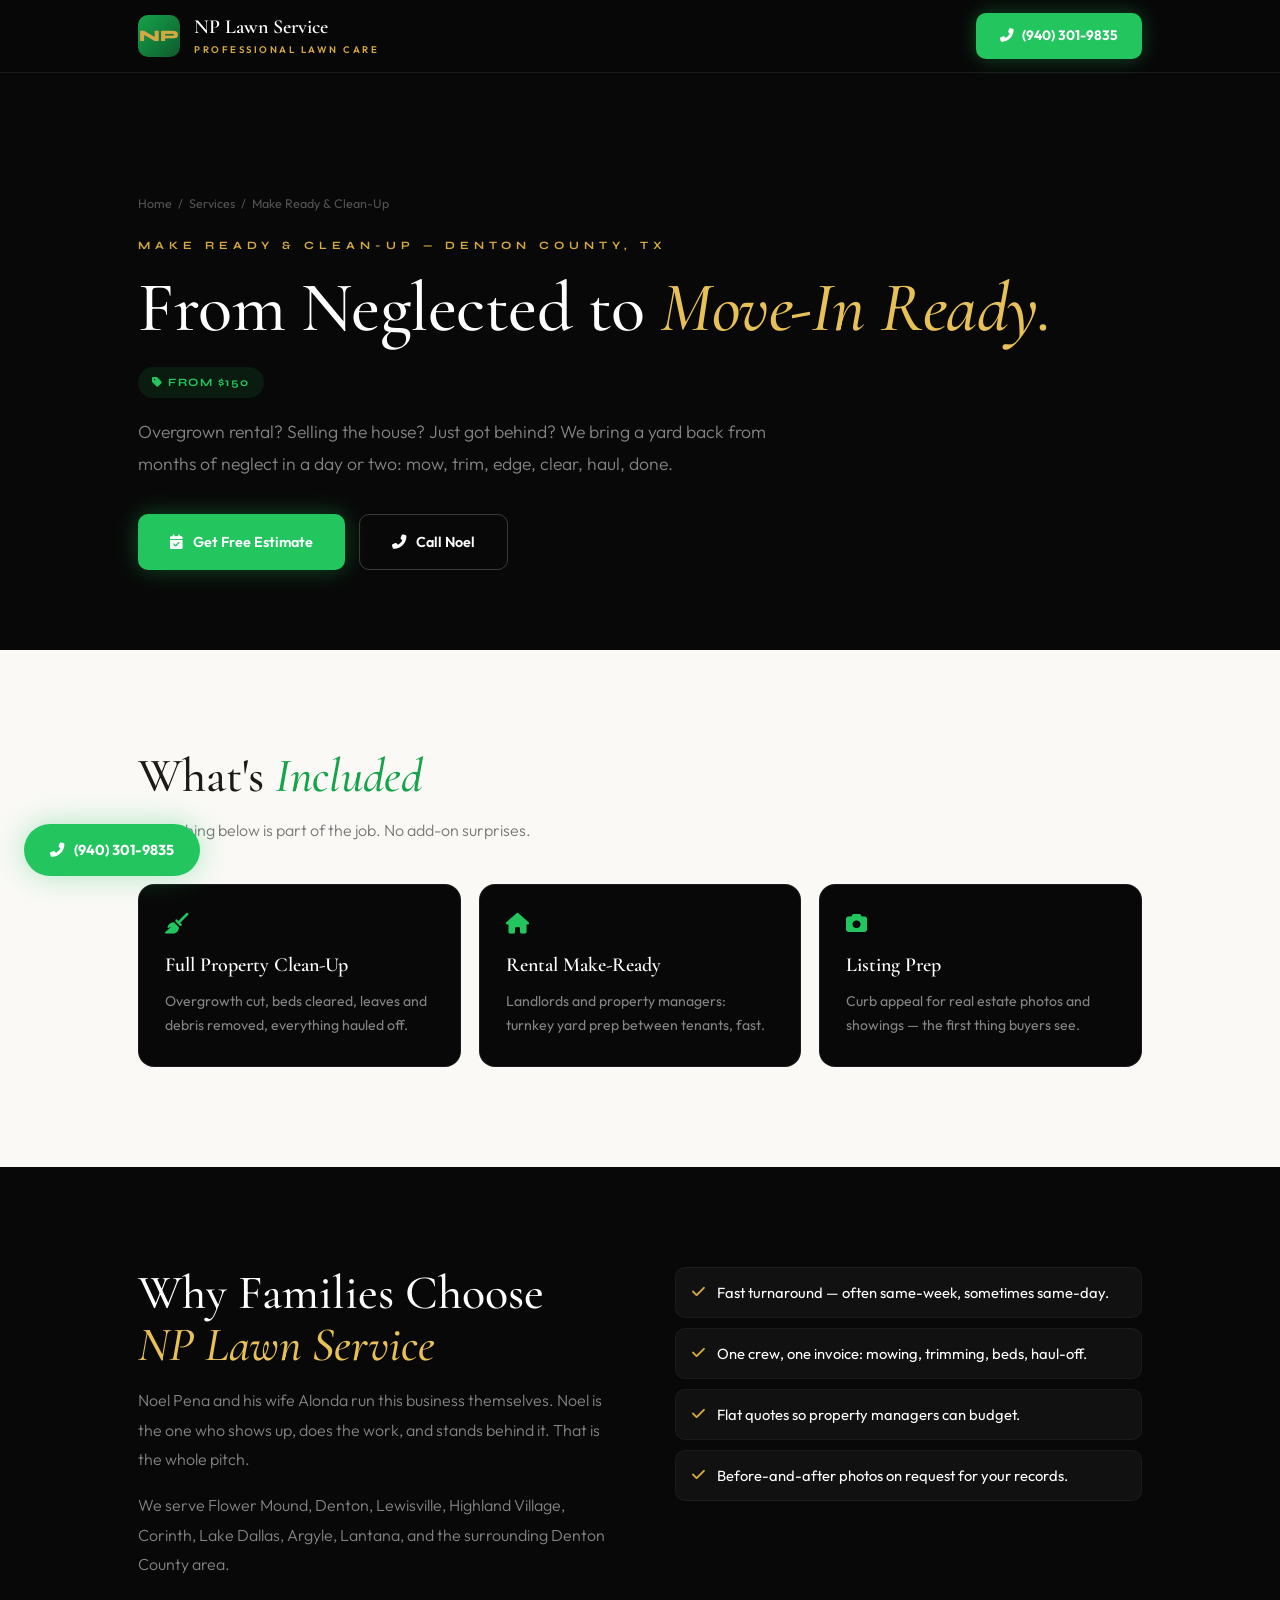
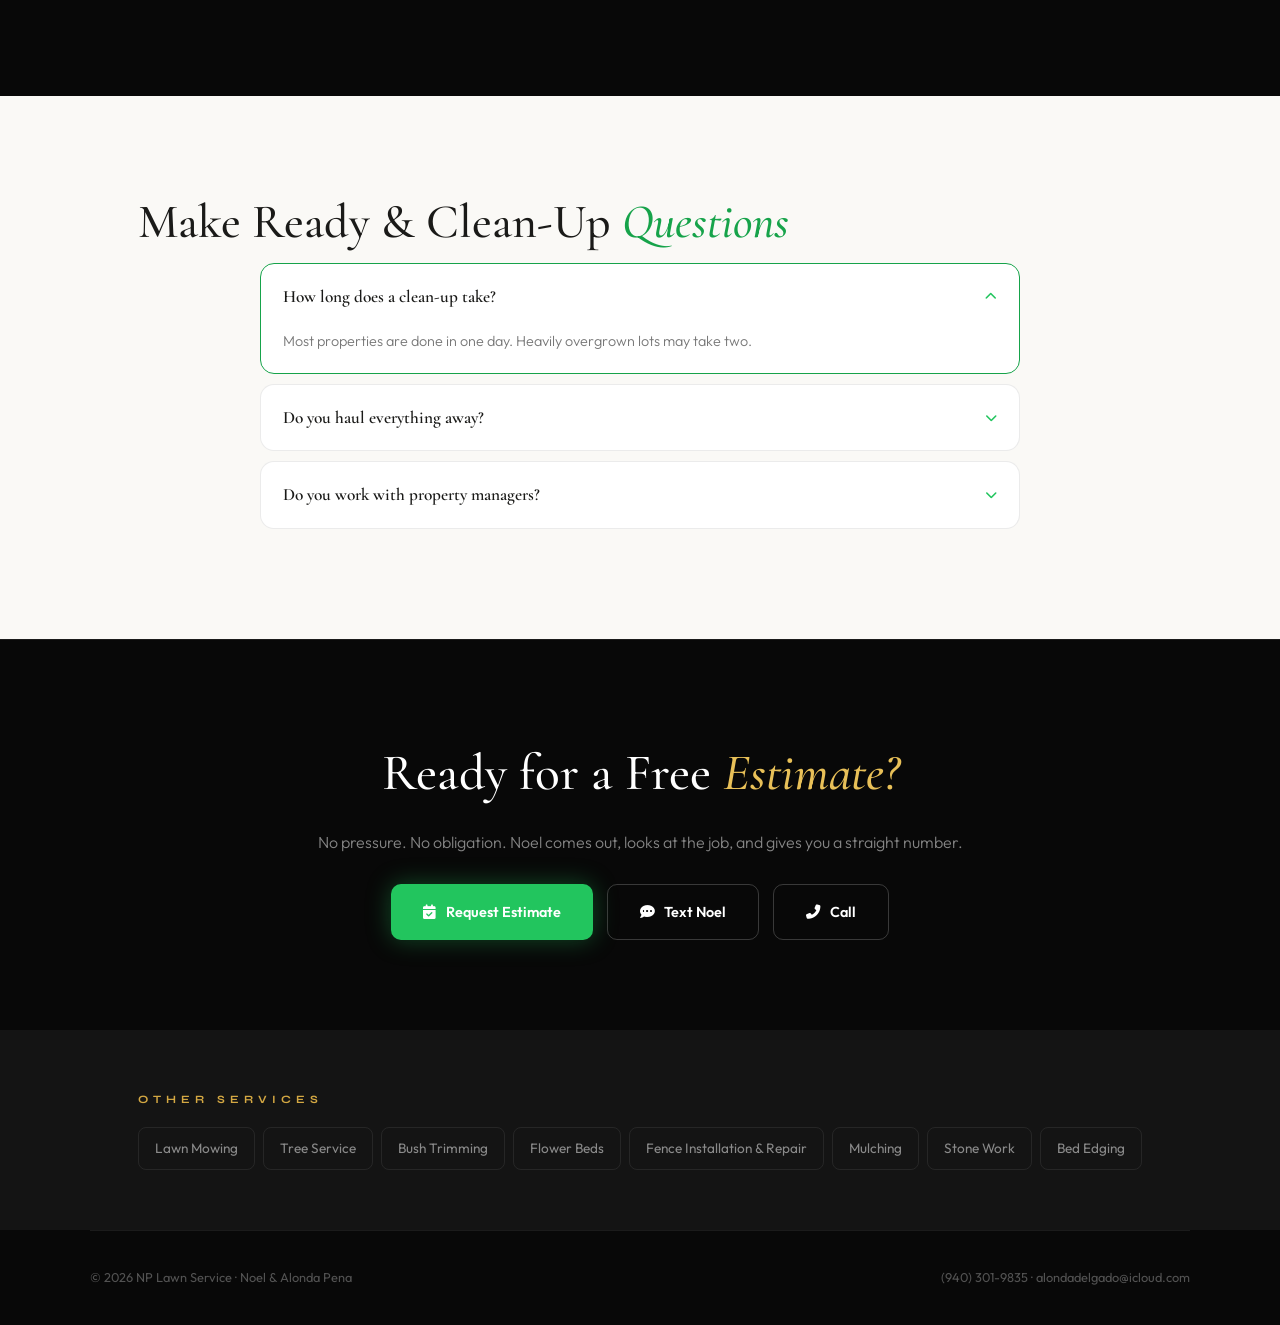
<file: services/make-ready-cleanup.html>
<!DOCTYPE html>
<html lang="en">
<head>
<meta charset="UTF-8"><meta name="viewport" content="width=device-width, initial-scale=1.0">
<title>Yard Clean-Up &amp; Make Ready Service in Flower Mound &amp; Denton County, TX | NP Lawn Service</title><meta property="og:image" content="https://nplawnservice.com/images/og-cover.jpg"><meta property="og:image:width" content="1200"><meta property="og:image:height" content="630"><meta name="twitter:card" content="summary_large_image"><meta name="twitter:image" content="https://nplawnservice.com/images/og-cover.jpg">
<meta name="description" content="Overgrown rental? Selling the house? Just got behind? We bring a yard back from months of neglect in a day or two: mow, trim, edge, clear, haul, done.">
<link rel="canonical" href="https://nplawnservice.com/services/make-ready-cleanup.html">
<meta property="og:title" content="Yard Clean-Up &amp; Make Ready Service in Flower Mound &amp; Denton County, TX | NP Lawn Service"><meta property="og:description" content="Overgrown rental? Selling the house? Just got behind? We bring a yard back from months of neglect in a day or two: mow, trim, edge, clear, haul, done."><meta property="og:type" content="website"><meta property="og:url" content="https://nplawnservice.com/services/make-ready-cleanup.html">
<link rel="icon" href="/favicon.ico" sizes="48x48"><link rel="icon" type="image/png" sizes="32x32" href="/images/favicon-32x32.png"><link rel="icon" type="image/png" sizes="16x16" href="/images/favicon-16x16.png"><link rel="apple-touch-icon" sizes="180x180" href="/images/apple-touch-icon.png">
<script type="application/ld+json">{"@context":"https://schema.org","@type":"Service","serviceType":"Make Ready & Clean-Up","provider":{"@type":"LocalBusiness","name":"NP Lawn Service","telephone":"+19403019835","url":"https://nplawnservice.com"},"areaServed":["Flower Mound TX","Denton TX","Lewisville TX","Highland Village TX","Corinth TX","Lake Dallas TX","Argyle TX","Lantana TX"],"url":"https://nplawnservice.com/services/make-ready-cleanup.html"}</script>
<script type="application/ld+json">{"@context":"https://schema.org","@type":"FAQPage","mainEntity":[{"@type":"Question","name":"How long does a clean-up take?","acceptedAnswer":{"@type":"Answer","text":"Most properties are done in one day. Heavily overgrown lots may take two."}},{"@type":"Question","name":"Do you haul everything away?","acceptedAnswer":{"@type":"Answer","text":"Yes. Brush, leaves, debris, old mulch — all of it leaves with us."}},{"@type":"Question","name":"Do you work with property managers?","acceptedAnswer":{"@type":"Answer","text":"Yes, and we offer recurring make-ready pricing for managers with multiple units."}}]}</script>
<link rel="preconnect" href="https://fonts.googleapis.com"><link href="https://fonts.googleapis.com/css2?family=Cormorant+Garamond:ital,wght@0,500;0,600;1,600&family=Outfit:wght@300;400;600;700&family=Syne:wght@700;800&display=swap" rel="stylesheet">
<link rel="stylesheet" href="https://cdnjs.cloudflare.com/ajax/libs/font-awesome/6.5.1/css/all.min.css">
<link rel="stylesheet" href="/css/service.css">
</head>
<body>
<nav class="nv"><div class="w"><a href="/" class="ll"><div class="lm">NP</div><div class="lw"><span>NP Lawn Service</span><span>Professional Lawn Care</span></div></a><a href="tel:9403019835" class="nc"><i class="fas fa-phone-alt"></i> (940) 301-9835</a></div></nav>
<section class="hero"><div class="w"><div class="crumb"><a href="/">Home</a> &nbsp;/&nbsp; <a href="/#services">Services</a> &nbsp;/&nbsp; Make Ready &amp; Clean-Up</div><div class="sl">Make Ready &amp; Clean-Up — Denton County, TX</div><h1>From Neglected to <em>Move-In Ready.</em></h1><div class="price"><i class="fas fa-tag"></i> From $150</div><p class="lead">Overgrown rental? Selling the house? Just got behind? We bring a yard back from months of neglect in a day or two: mow, trim, edge, clear, haul, done.</p><div class="ha"><a href="/#contact" class="btn btn-g"><i class="fas fa-calendar-check"></i> Get Free Estimate</a><a href="tel:9403019835" class="btn btn-o"><i class="fas fa-phone-alt"></i> Call Noel</a></div></div></section>
<section class="lt"><div class="w"><h2>What's <em>Included</em></h2><p class="sub">Everything below is part of the job. No add-on surprises.</p><div class="grid"><div class="card"><i class="fas fa-broom"></i><h3>Full Property Clean-Up</h3><p>Overgrowth cut, beds cleared, leaves and debris removed, everything hauled off.</p></div><div class="card"><i class="fas fa-home"></i><h3>Rental Make-Ready</h3><p>Landlords and property managers: turnkey yard prep between tenants, fast.</p></div><div class="card"><i class="fas fa-camera"></i><h3>Listing Prep</h3><p>Curb appeal for real estate photos and showings — the first thing buyers see.</p></div></div></div></section>
<section class="dk"><div class="w two"><div><h2>Why Families Choose <em>NP Lawn Service</em></h2><p>Noel Pena and his wife Alonda run this business themselves. Noel is the one who shows up, does the work, and stands behind it. That is the whole pitch.</p><p>We serve Flower Mound, Denton, Lewisville, Highland Village, Corinth, Lake Dallas, Argyle, Lantana, and the surrounding Denton County area.</p></div><ul class="checks"><li><i class="fas fa-check"></i><span>Fast turnaround — often same-week, sometimes same-day.</span></li><li><i class="fas fa-check"></i><span>One crew, one invoice: mowing, trimming, beds, haul-off.</span></li><li><i class="fas fa-check"></i><span>Flat quotes so property managers can budget.</span></li><li><i class="fas fa-check"></i><span>Before-and-after photos on request for your records.</span></li></ul></div></section>
<section class="lt"><div class="w"><h2>Make Ready &amp; Clean-Up <em>Questions</em></h2><div class="faq"><div class="fqi open"><div class="fqq" onclick="tF(this)">How long does a clean-up take? <i class="fas fa-chevron-down"></i></div><div class="fqa"><div class="fqai">Most properties are done in one day. Heavily overgrown lots may take two.</div></div></div><div class="fqi"><div class="fqq" onclick="tF(this)">Do you haul everything away? <i class="fas fa-chevron-down"></i></div><div class="fqa"><div class="fqai">Yes. Brush, leaves, debris, old mulch — all of it leaves with us.</div></div></div><div class="fqi"><div class="fqq" onclick="tF(this)">Do you work with property managers? <i class="fas fa-chevron-down"></i></div><div class="fqa"><div class="fqai">Yes, and we offer recurring make-ready pricing for managers with multiple units.</div></div></div></div></div></section>
<section class="cta"><div class="w"><h2>Ready for a Free <em>Estimate?</em></h2><p>No pressure. No obligation. Noel comes out, looks at the job, and gives you a straight number.</p><div class="ha"><a href="/#contact" class="btn btn-g"><i class="fas fa-calendar-check"></i> Request Estimate</a><a href="sms:9403019835" class="btn btn-o"><i class="fas fa-comment-dots"></i> Text Noel</a><a href="tel:9403019835" class="btn btn-o"><i class="fas fa-phone-alt"></i> Call</a></div></div></section>
<section class="other"><div class="w"><h3>Other Services</h3><ul><li><a href="lawn-mowing.html">Lawn Mowing</a></li><li><a href="tree-service.html">Tree Service</a></li><li><a href="bush-trimming.html">Bush Trimming</a></li><li><a href="flower-beds.html">Flower Beds</a></li><li><a href="fence-installation.html">Fence Installation &amp; Repair</a></li><li><a href="mulching.html">Mulching</a></li><li><a href="stone-work.html">Stone Work</a></li><li><a href="bed-edging.html">Bed Edging</a></li></ul></div></section>
<footer class="w ft"><span>&copy; 2026 NP Lawn Service · Noel &amp; Alonda Pena</span><span><a href="tel:9403019835">(940) 301-9835</a> · <a href="mailto:alondadelgado@icloud.com">alondadelgado@icloud.com</a></span></footer>
<a href="tel:9403019835" class="fp"><i class="fas fa-phone-alt"></i><span>(940) 301-9835</span></a><nav class="mab" aria-label="Quick actions"><a href="tel:9403019835"><i class="fas fa-phone-alt"></i>Call</a><a href="sms:9403019835"><i class="fas fa-comment-dots"></i>Text</a><a href="/#contact" class="mab-p"><i class="fas fa-calendar-check"></i>Free Estimate</a></nav>
<script>function tF(el){const i=el.parentElement,o=i.classList.contains('open');document.querySelectorAll('.fqi').forEach(x=>x.classList.remove('open'));if(!o)i.classList.add('open')}</script>
</body>
</html>
</file>
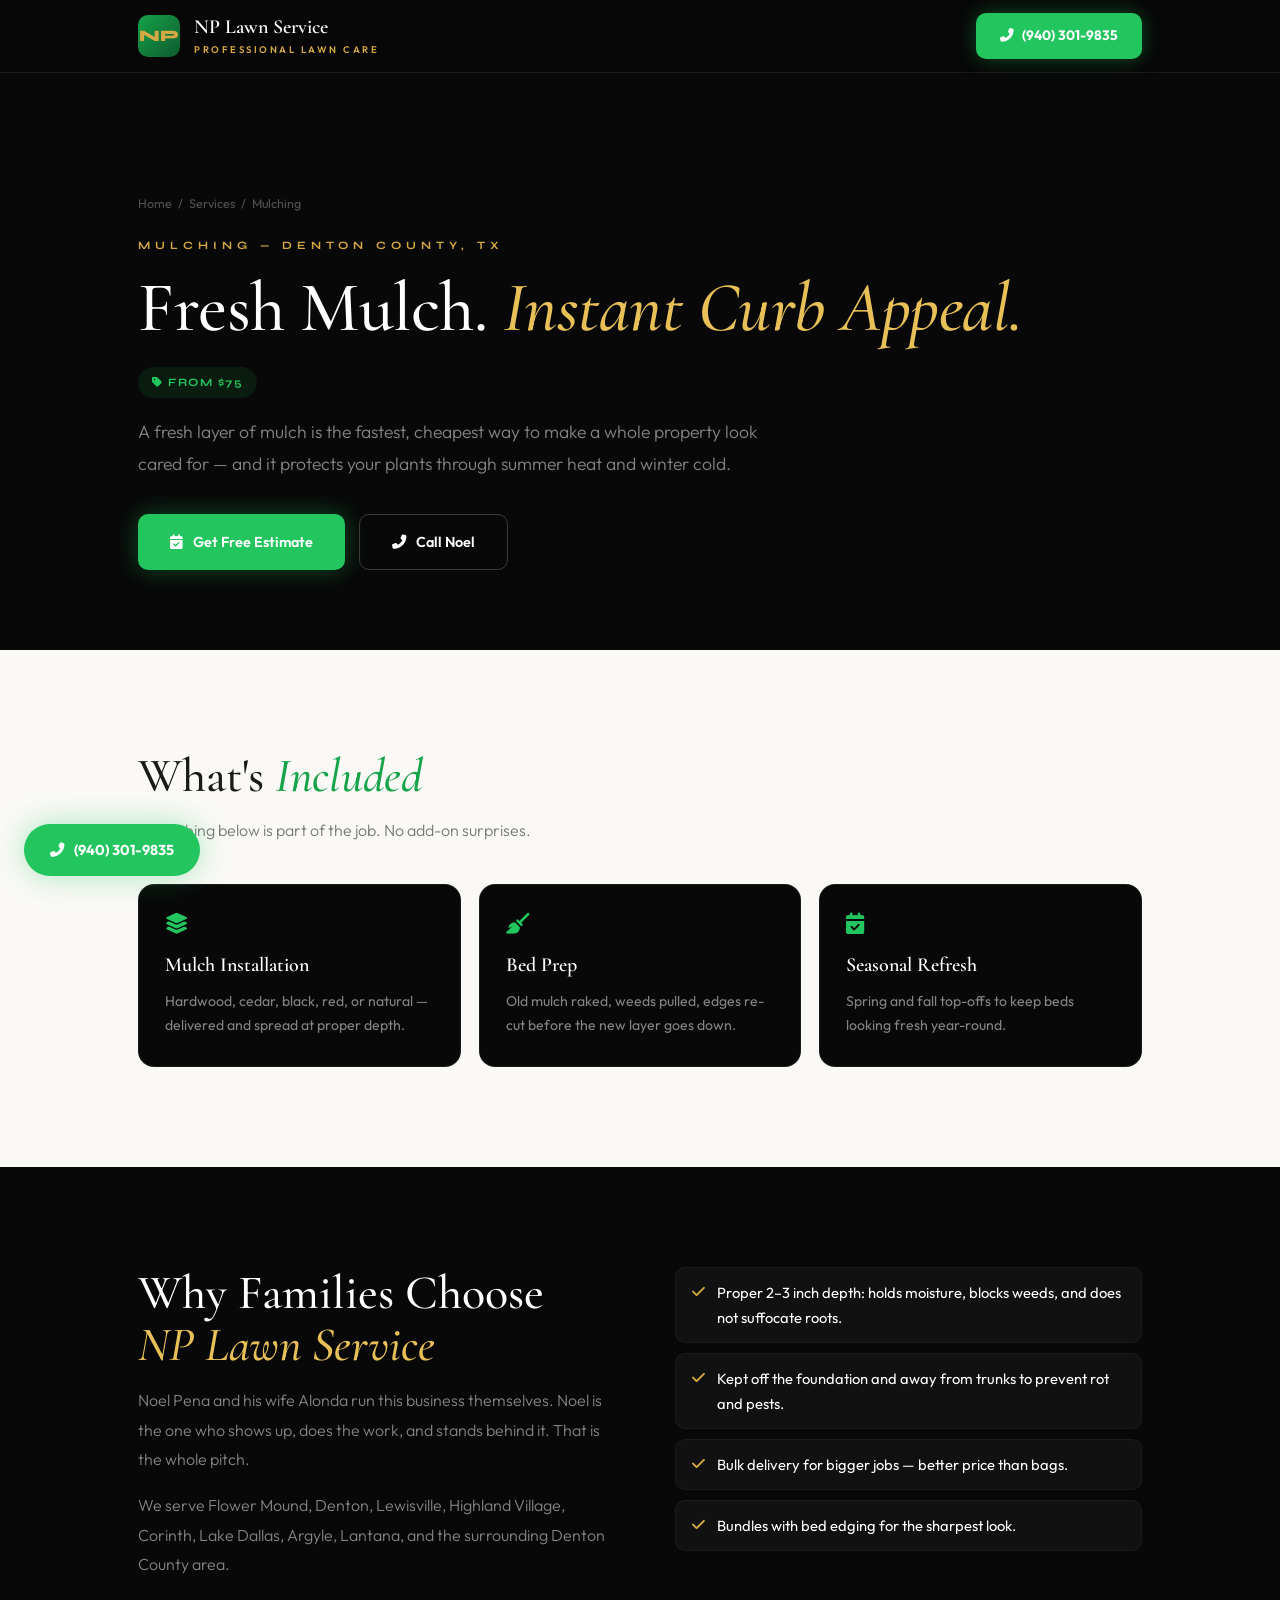
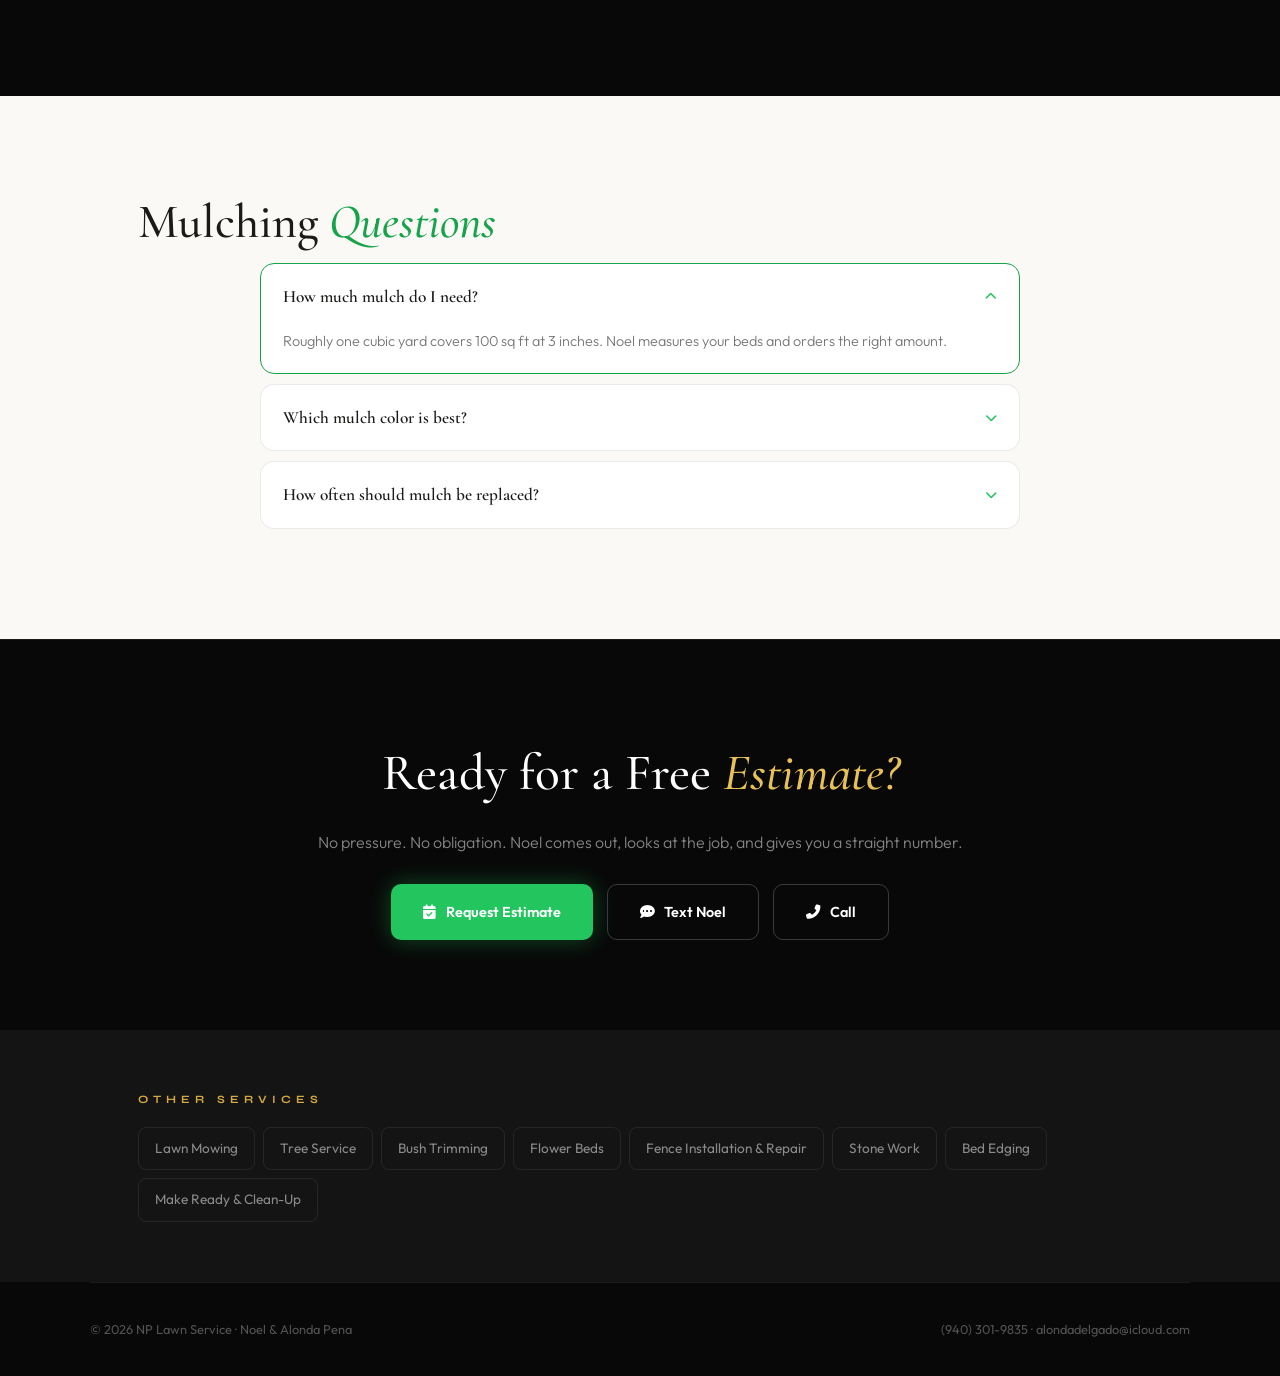
<file: services/mulching.html>
<!DOCTYPE html>
<html lang="en">
<head>
<meta charset="UTF-8"><meta name="viewport" content="width=device-width, initial-scale=1.0">
<title>Mulch Installation in Flower Mound &amp; Denton County, TX | NP Lawn Service</title><meta property="og:image" content="https://nplawnservice.com/images/og-cover.jpg"><meta property="og:image:width" content="1200"><meta property="og:image:height" content="630"><meta name="twitter:card" content="summary_large_image"><meta name="twitter:image" content="https://nplawnservice.com/images/og-cover.jpg">
<meta name="description" content="A fresh layer of mulch is the fastest, cheapest way to make a whole property look cared for — and it protects your plants through summer heat and winter.">
<link rel="canonical" href="https://nplawnservice.com/services/mulching.html">
<meta property="og:title" content="Mulch Installation in Flower Mound &amp; Denton County, TX | NP Lawn Service"><meta property="og:description" content="A fresh layer of mulch is the fastest, cheapest way to make a whole property look cared for — and it protects your plants through summer heat and winter."><meta property="og:type" content="website"><meta property="og:url" content="https://nplawnservice.com/services/mulching.html">
<link rel="icon" href="/favicon.ico" sizes="48x48"><link rel="icon" type="image/png" sizes="32x32" href="/images/favicon-32x32.png"><link rel="icon" type="image/png" sizes="16x16" href="/images/favicon-16x16.png"><link rel="apple-touch-icon" sizes="180x180" href="/images/apple-touch-icon.png">
<script type="application/ld+json">{"@context":"https://schema.org","@type":"Service","serviceType":"Mulching","provider":{"@type":"LocalBusiness","name":"NP Lawn Service","telephone":"+19403019835","url":"https://nplawnservice.com"},"areaServed":["Flower Mound TX","Denton TX","Lewisville TX","Highland Village TX","Corinth TX","Lake Dallas TX","Argyle TX","Lantana TX"],"url":"https://nplawnservice.com/services/mulching.html"}</script>
<script type="application/ld+json">{"@context":"https://schema.org","@type":"FAQPage","mainEntity":[{"@type":"Question","name":"How much mulch do I need?","acceptedAnswer":{"@type":"Answer","text":"Roughly one cubic yard covers 100 sq ft at 3 inches. Noel measures your beds and orders the right amount."}},{"@type":"Question","name":"Which mulch color is best?","acceptedAnswer":{"@type":"Answer","text":"Natural hardwood is the classic choice for North Texas homes; black mulch gives a modern look. Dyed mulches fade slower than you would think with today's products."}},{"@type":"Question","name":"How often should mulch be replaced?","acceptedAnswer":{"@type":"Answer","text":"A full refresh every spring, with a light top-off in fall if needed."}}]}</script>
<link rel="preconnect" href="https://fonts.googleapis.com"><link href="https://fonts.googleapis.com/css2?family=Cormorant+Garamond:ital,wght@0,500;0,600;1,600&family=Outfit:wght@300;400;600;700&family=Syne:wght@700;800&display=swap" rel="stylesheet">
<link rel="stylesheet" href="https://cdnjs.cloudflare.com/ajax/libs/font-awesome/6.5.1/css/all.min.css">
<link rel="stylesheet" href="/css/service.css">
</head>
<body>
<nav class="nv"><div class="w"><a href="/" class="ll"><div class="lm">NP</div><div class="lw"><span>NP Lawn Service</span><span>Professional Lawn Care</span></div></a><a href="tel:9403019835" class="nc"><i class="fas fa-phone-alt"></i> (940) 301-9835</a></div></nav>
<section class="hero"><div class="w"><div class="crumb"><a href="/">Home</a> &nbsp;/&nbsp; <a href="/#services">Services</a> &nbsp;/&nbsp; Mulching</div><div class="sl">Mulching — Denton County, TX</div><h1>Fresh Mulch. <em>Instant Curb Appeal.</em></h1><div class="price"><i class="fas fa-tag"></i> From $75</div><p class="lead">A fresh layer of mulch is the fastest, cheapest way to make a whole property look cared for — and it protects your plants through summer heat and winter cold.</p><div class="ha"><a href="/#contact" class="btn btn-g"><i class="fas fa-calendar-check"></i> Get Free Estimate</a><a href="tel:9403019835" class="btn btn-o"><i class="fas fa-phone-alt"></i> Call Noel</a></div></div></section>
<section class="lt"><div class="w"><h2>What's <em>Included</em></h2><p class="sub">Everything below is part of the job. No add-on surprises.</p><div class="grid"><div class="card"><i class="fas fa-layer-group"></i><h3>Mulch Installation</h3><p>Hardwood, cedar, black, red, or natural — delivered and spread at proper depth.</p></div><div class="card"><i class="fas fa-broom"></i><h3>Bed Prep</h3><p>Old mulch raked, weeds pulled, edges re-cut before the new layer goes down.</p></div><div class="card"><i class="fas fa-calendar-check"></i><h3>Seasonal Refresh</h3><p>Spring and fall top-offs to keep beds looking fresh year-round.</p></div></div></div></section>
<section class="dk"><div class="w two"><div><h2>Why Families Choose <em>NP Lawn Service</em></h2><p>Noel Pena and his wife Alonda run this business themselves. Noel is the one who shows up, does the work, and stands behind it. That is the whole pitch.</p><p>We serve Flower Mound, Denton, Lewisville, Highland Village, Corinth, Lake Dallas, Argyle, Lantana, and the surrounding Denton County area.</p></div><ul class="checks"><li><i class="fas fa-check"></i><span>Proper 2–3 inch depth: holds moisture, blocks weeds, and does not suffocate roots.</span></li><li><i class="fas fa-check"></i><span>Kept off the foundation and away from trunks to prevent rot and pests.</span></li><li><i class="fas fa-check"></i><span>Bulk delivery for bigger jobs — better price than bags.</span></li><li><i class="fas fa-check"></i><span>Bundles with bed edging for the sharpest look.</span></li></ul></div></section>
<section class="lt"><div class="w"><h2>Mulching <em>Questions</em></h2><div class="faq"><div class="fqi open"><div class="fqq" onclick="tF(this)">How much mulch do I need? <i class="fas fa-chevron-down"></i></div><div class="fqa"><div class="fqai">Roughly one cubic yard covers 100 sq ft at 3 inches. Noel measures your beds and orders the right amount.</div></div></div><div class="fqi"><div class="fqq" onclick="tF(this)">Which mulch color is best? <i class="fas fa-chevron-down"></i></div><div class="fqa"><div class="fqai">Natural hardwood is the classic choice for North Texas homes; black mulch gives a modern look. Dyed mulches fade slower than you would think with today's products.</div></div></div><div class="fqi"><div class="fqq" onclick="tF(this)">How often should mulch be replaced? <i class="fas fa-chevron-down"></i></div><div class="fqa"><div class="fqai">A full refresh every spring, with a light top-off in fall if needed.</div></div></div></div></div></section>
<section class="cta"><div class="w"><h2>Ready for a Free <em>Estimate?</em></h2><p>No pressure. No obligation. Noel comes out, looks at the job, and gives you a straight number.</p><div class="ha"><a href="/#contact" class="btn btn-g"><i class="fas fa-calendar-check"></i> Request Estimate</a><a href="sms:9403019835" class="btn btn-o"><i class="fas fa-comment-dots"></i> Text Noel</a><a href="tel:9403019835" class="btn btn-o"><i class="fas fa-phone-alt"></i> Call</a></div></div></section>
<section class="other"><div class="w"><h3>Other Services</h3><ul><li><a href="lawn-mowing.html">Lawn Mowing</a></li><li><a href="tree-service.html">Tree Service</a></li><li><a href="bush-trimming.html">Bush Trimming</a></li><li><a href="flower-beds.html">Flower Beds</a></li><li><a href="fence-installation.html">Fence Installation &amp; Repair</a></li><li><a href="stone-work.html">Stone Work</a></li><li><a href="bed-edging.html">Bed Edging</a></li><li><a href="make-ready-cleanup.html">Make Ready &amp; Clean-Up</a></li></ul></div></section>
<footer class="w ft"><span>&copy; 2026 NP Lawn Service · Noel &amp; Alonda Pena</span><span><a href="tel:9403019835">(940) 301-9835</a> · <a href="mailto:alondadelgado@icloud.com">alondadelgado@icloud.com</a></span></footer>
<a href="tel:9403019835" class="fp"><i class="fas fa-phone-alt"></i><span>(940) 301-9835</span></a><nav class="mab" aria-label="Quick actions"><a href="tel:9403019835"><i class="fas fa-phone-alt"></i>Call</a><a href="sms:9403019835"><i class="fas fa-comment-dots"></i>Text</a><a href="/#contact" class="mab-p"><i class="fas fa-calendar-check"></i>Free Estimate</a></nav>
<script>function tF(el){const i=el.parentElement,o=i.classList.contains('open');document.querySelectorAll('.fqi').forEach(x=>x.classList.remove('open'));if(!o)i.classList.add('open')}</script>
</body>
</html>
</file>
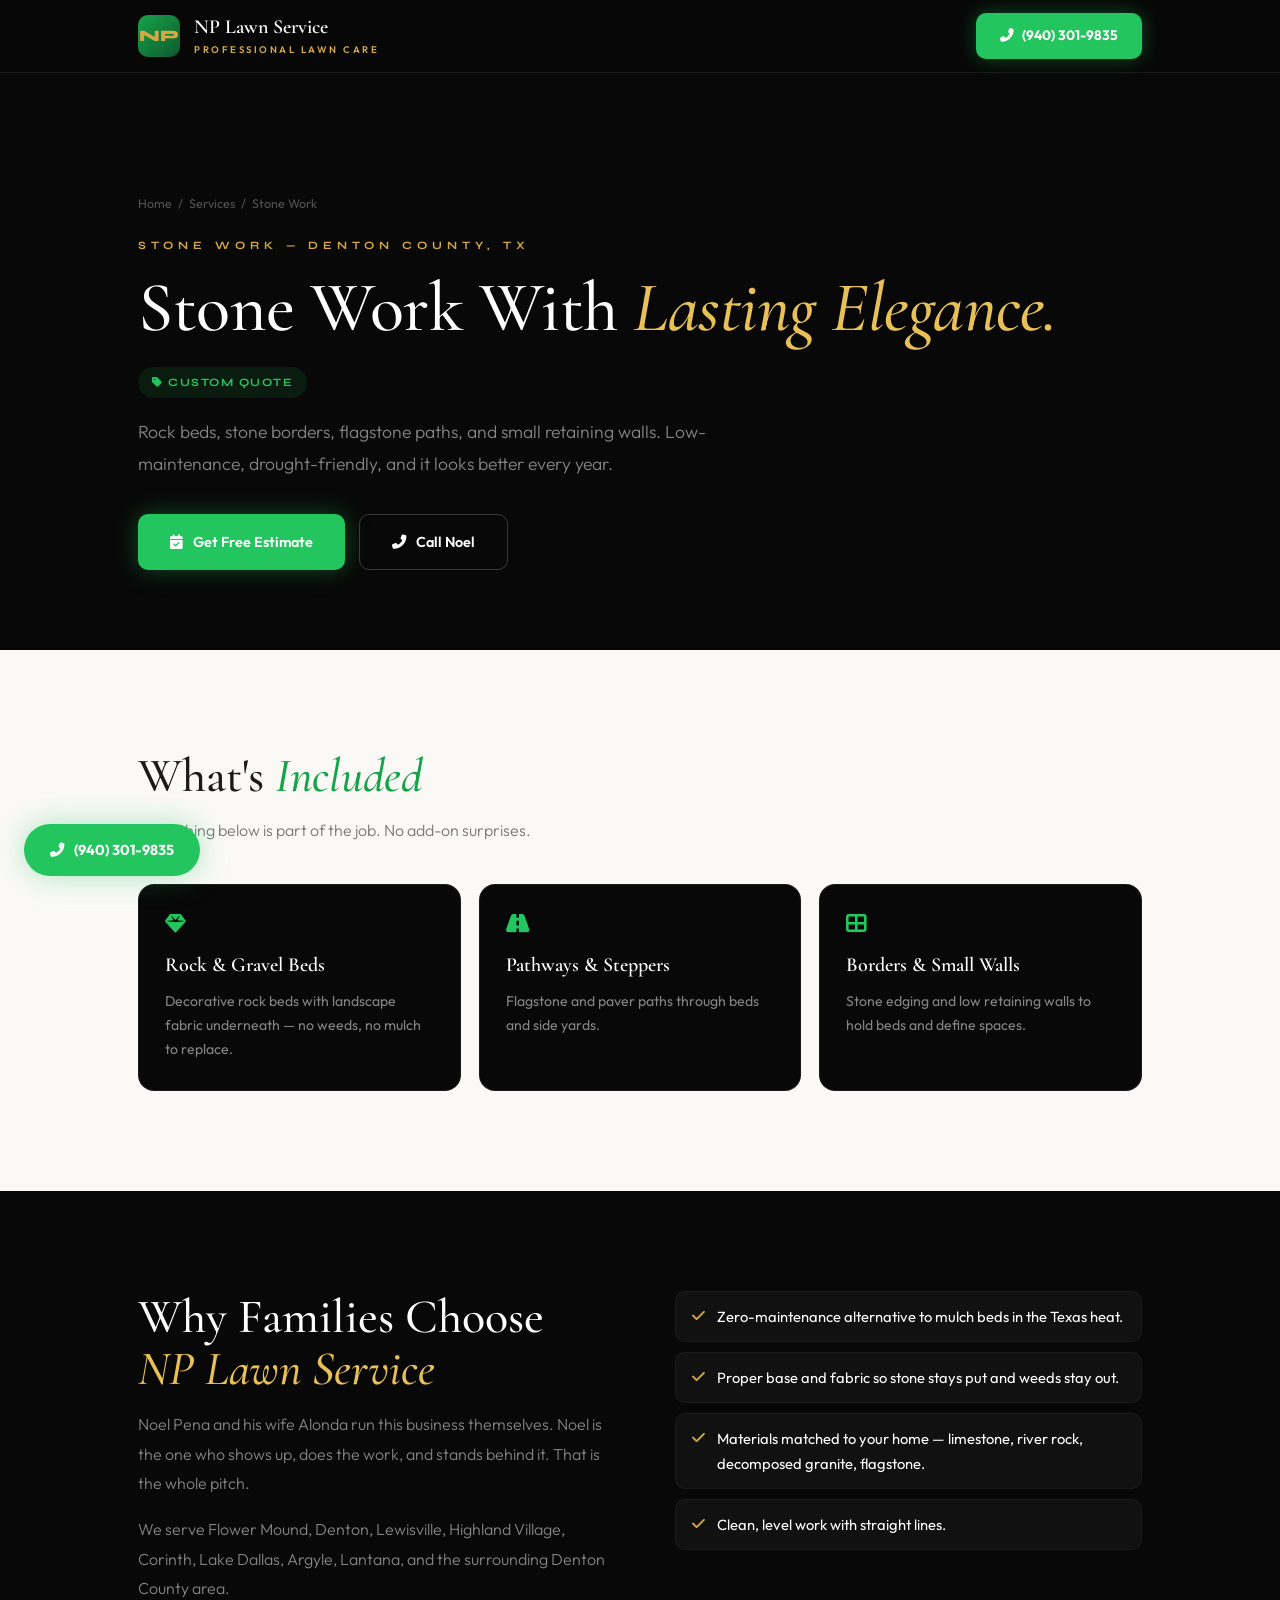
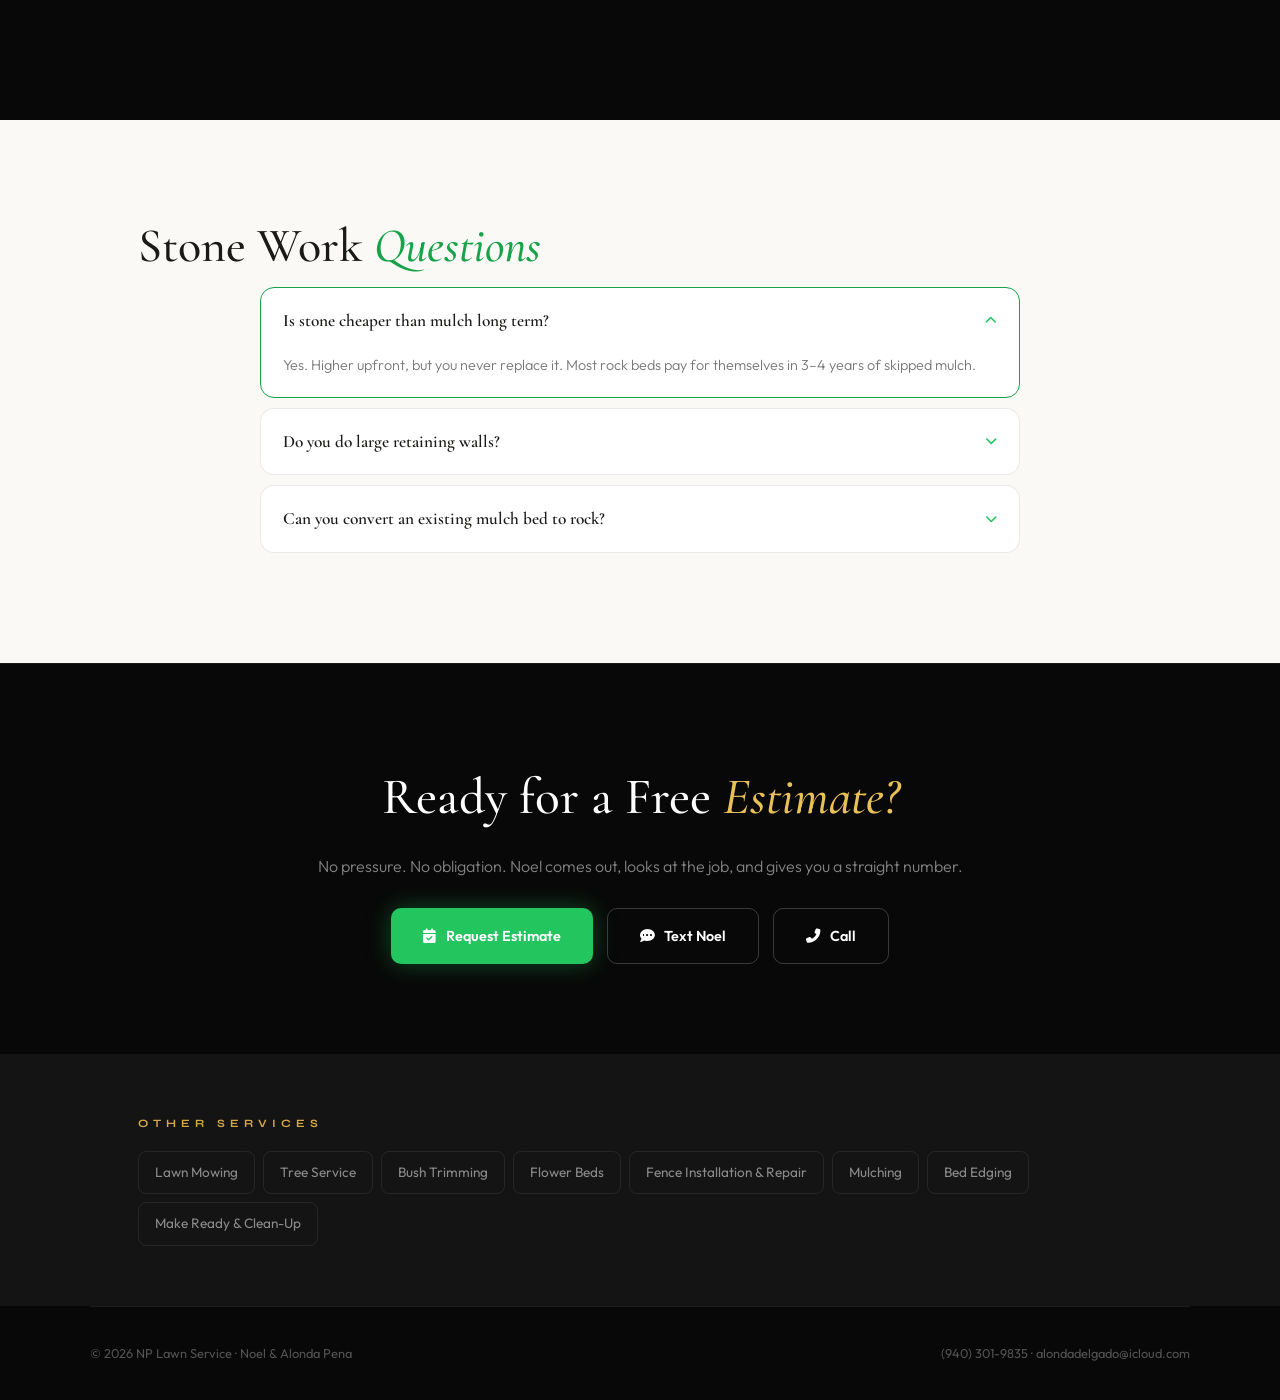
<file: services/stone-work.html>
<!DOCTYPE html>
<html lang="en">
<head>
<meta charset="UTF-8"><meta name="viewport" content="width=device-width, initial-scale=1.0">
<title>Stone Borders, Pathways &amp; Rock Beds in Flower Mound &amp; Denton County, TX | NP Lawn Service</title><meta property="og:image" content="https://nplawnservice.com/images/og-cover.jpg"><meta property="og:image:width" content="1200"><meta property="og:image:height" content="630"><meta name="twitter:card" content="summary_large_image"><meta name="twitter:image" content="https://nplawnservice.com/images/og-cover.jpg">
<meta name="description" content="Rock beds, stone borders, flagstone paths, and small retaining walls. Low-maintenance, drought-friendly, and it looks better every year.">
<link rel="canonical" href="https://nplawnservice.com/services/stone-work.html">
<meta property="og:title" content="Stone Borders, Pathways &amp; Rock Beds in Flower Mound &amp; Denton County, TX | NP Lawn Service"><meta property="og:description" content="Rock beds, stone borders, flagstone paths, and small retaining walls. Low-maintenance, drought-friendly, and it looks better every year."><meta property="og:type" content="website"><meta property="og:url" content="https://nplawnservice.com/services/stone-work.html">
<link rel="icon" href="/favicon.ico" sizes="48x48"><link rel="icon" type="image/png" sizes="32x32" href="/images/favicon-32x32.png"><link rel="icon" type="image/png" sizes="16x16" href="/images/favicon-16x16.png"><link rel="apple-touch-icon" sizes="180x180" href="/images/apple-touch-icon.png">
<script type="application/ld+json">{"@context":"https://schema.org","@type":"Service","serviceType":"Stone Work","provider":{"@type":"LocalBusiness","name":"NP Lawn Service","telephone":"+19403019835","url":"https://nplawnservice.com"},"areaServed":["Flower Mound TX","Denton TX","Lewisville TX","Highland Village TX","Corinth TX","Lake Dallas TX","Argyle TX","Lantana TX"],"url":"https://nplawnservice.com/services/stone-work.html"}</script>
<script type="application/ld+json">{"@context":"https://schema.org","@type":"FAQPage","mainEntity":[{"@type":"Question","name":"Is stone cheaper than mulch long term?","acceptedAnswer":{"@type":"Answer","text":"Yes. Higher upfront, but you never replace it. Most rock beds pay for themselves in 3–4 years of skipped mulch."}},{"@type":"Question","name":"Do you do large retaining walls?","acceptedAnswer":{"@type":"Answer","text":"We handle small decorative walls (under 2 ft). Structural walls need an engineered design — we will tell you honestly."}},{"@type":"Question","name":"Can you convert an existing mulch bed to rock?","acceptedAnswer":{"@type":"Answer","text":"That is one of our most common jobs. We clear, fabric, edge, and fill."}}]}</script>
<link rel="preconnect" href="https://fonts.googleapis.com"><link href="https://fonts.googleapis.com/css2?family=Cormorant+Garamond:ital,wght@0,500;0,600;1,600&family=Outfit:wght@300;400;600;700&family=Syne:wght@700;800&display=swap" rel="stylesheet">
<link rel="stylesheet" href="https://cdnjs.cloudflare.com/ajax/libs/font-awesome/6.5.1/css/all.min.css">
<link rel="stylesheet" href="/css/service.css">
</head>
<body>
<nav class="nv"><div class="w"><a href="/" class="ll"><div class="lm">NP</div><div class="lw"><span>NP Lawn Service</span><span>Professional Lawn Care</span></div></a><a href="tel:9403019835" class="nc"><i class="fas fa-phone-alt"></i> (940) 301-9835</a></div></nav>
<section class="hero"><div class="w"><div class="crumb"><a href="/">Home</a> &nbsp;/&nbsp; <a href="/#services">Services</a> &nbsp;/&nbsp; Stone Work</div><div class="sl">Stone Work — Denton County, TX</div><h1>Stone Work With <em>Lasting Elegance.</em></h1><div class="price"><i class="fas fa-tag"></i> Custom Quote</div><p class="lead">Rock beds, stone borders, flagstone paths, and small retaining walls. Low-maintenance, drought-friendly, and it looks better every year.</p><div class="ha"><a href="/#contact" class="btn btn-g"><i class="fas fa-calendar-check"></i> Get Free Estimate</a><a href="tel:9403019835" class="btn btn-o"><i class="fas fa-phone-alt"></i> Call Noel</a></div></div></section>
<section class="lt"><div class="w"><h2>What's <em>Included</em></h2><p class="sub">Everything below is part of the job. No add-on surprises.</p><div class="grid"><div class="card"><i class="fas fa-gem"></i><h3>Rock & Gravel Beds</h3><p>Decorative rock beds with landscape fabric underneath — no weeds, no mulch to replace.</p></div><div class="card"><i class="fas fa-road"></i><h3>Pathways & Steppers</h3><p>Flagstone and paver paths through beds and side yards.</p></div><div class="card"><i class="fas fa-th-large"></i><h3>Borders & Small Walls</h3><p>Stone edging and low retaining walls to hold beds and define spaces.</p></div></div></div></section>
<section class="dk"><div class="w two"><div><h2>Why Families Choose <em>NP Lawn Service</em></h2><p>Noel Pena and his wife Alonda run this business themselves. Noel is the one who shows up, does the work, and stands behind it. That is the whole pitch.</p><p>We serve Flower Mound, Denton, Lewisville, Highland Village, Corinth, Lake Dallas, Argyle, Lantana, and the surrounding Denton County area.</p></div><ul class="checks"><li><i class="fas fa-check"></i><span>Zero-maintenance alternative to mulch beds in the Texas heat.</span></li><li><i class="fas fa-check"></i><span>Proper base and fabric so stone stays put and weeds stay out.</span></li><li><i class="fas fa-check"></i><span>Materials matched to your home — limestone, river rock, decomposed granite, flagstone.</span></li><li><i class="fas fa-check"></i><span>Clean, level work with straight lines.</span></li></ul></div></section>
<section class="lt"><div class="w"><h2>Stone Work <em>Questions</em></h2><div class="faq"><div class="fqi open"><div class="fqq" onclick="tF(this)">Is stone cheaper than mulch long term? <i class="fas fa-chevron-down"></i></div><div class="fqa"><div class="fqai">Yes. Higher upfront, but you never replace it. Most rock beds pay for themselves in 3–4 years of skipped mulch.</div></div></div><div class="fqi"><div class="fqq" onclick="tF(this)">Do you do large retaining walls? <i class="fas fa-chevron-down"></i></div><div class="fqa"><div class="fqai">We handle small decorative walls (under 2 ft). Structural walls need an engineered design — we will tell you honestly.</div></div></div><div class="fqi"><div class="fqq" onclick="tF(this)">Can you convert an existing mulch bed to rock? <i class="fas fa-chevron-down"></i></div><div class="fqa"><div class="fqai">That is one of our most common jobs. We clear, fabric, edge, and fill.</div></div></div></div></div></section>
<section class="cta"><div class="w"><h2>Ready for a Free <em>Estimate?</em></h2><p>No pressure. No obligation. Noel comes out, looks at the job, and gives you a straight number.</p><div class="ha"><a href="/#contact" class="btn btn-g"><i class="fas fa-calendar-check"></i> Request Estimate</a><a href="sms:9403019835" class="btn btn-o"><i class="fas fa-comment-dots"></i> Text Noel</a><a href="tel:9403019835" class="btn btn-o"><i class="fas fa-phone-alt"></i> Call</a></div></div></section>
<section class="other"><div class="w"><h3>Other Services</h3><ul><li><a href="lawn-mowing.html">Lawn Mowing</a></li><li><a href="tree-service.html">Tree Service</a></li><li><a href="bush-trimming.html">Bush Trimming</a></li><li><a href="flower-beds.html">Flower Beds</a></li><li><a href="fence-installation.html">Fence Installation &amp; Repair</a></li><li><a href="mulching.html">Mulching</a></li><li><a href="bed-edging.html">Bed Edging</a></li><li><a href="make-ready-cleanup.html">Make Ready &amp; Clean-Up</a></li></ul></div></section>
<footer class="w ft"><span>&copy; 2026 NP Lawn Service · Noel &amp; Alonda Pena</span><span><a href="tel:9403019835">(940) 301-9835</a> · <a href="mailto:alondadelgado@icloud.com">alondadelgado@icloud.com</a></span></footer>
<a href="tel:9403019835" class="fp"><i class="fas fa-phone-alt"></i><span>(940) 301-9835</span></a><nav class="mab" aria-label="Quick actions"><a href="tel:9403019835"><i class="fas fa-phone-alt"></i>Call</a><a href="sms:9403019835"><i class="fas fa-comment-dots"></i>Text</a><a href="/#contact" class="mab-p"><i class="fas fa-calendar-check"></i>Free Estimate</a></nav>
<script>function tF(el){const i=el.parentElement,o=i.classList.contains('open');document.querySelectorAll('.fqi').forEach(x=>x.classList.remove('open'));if(!o)i.classList.add('open')}</script>
</body>
</html>
</file>
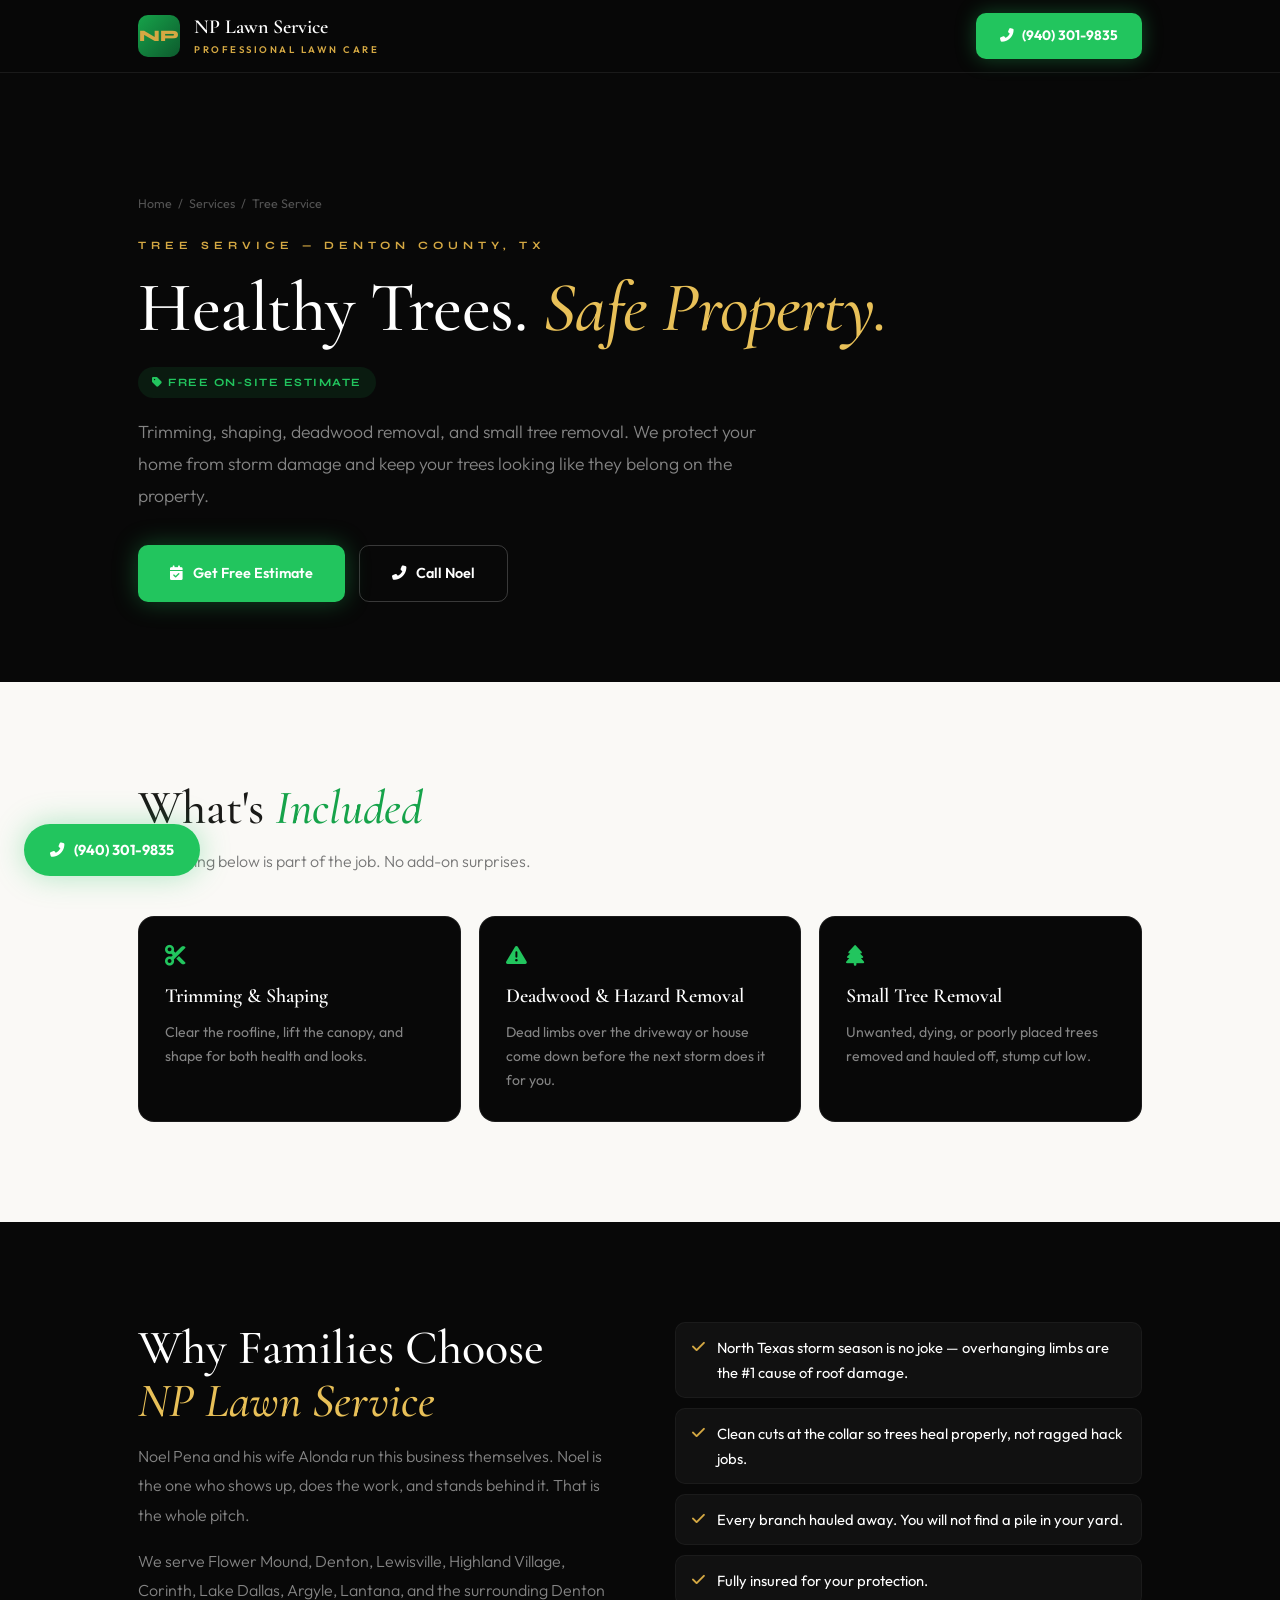
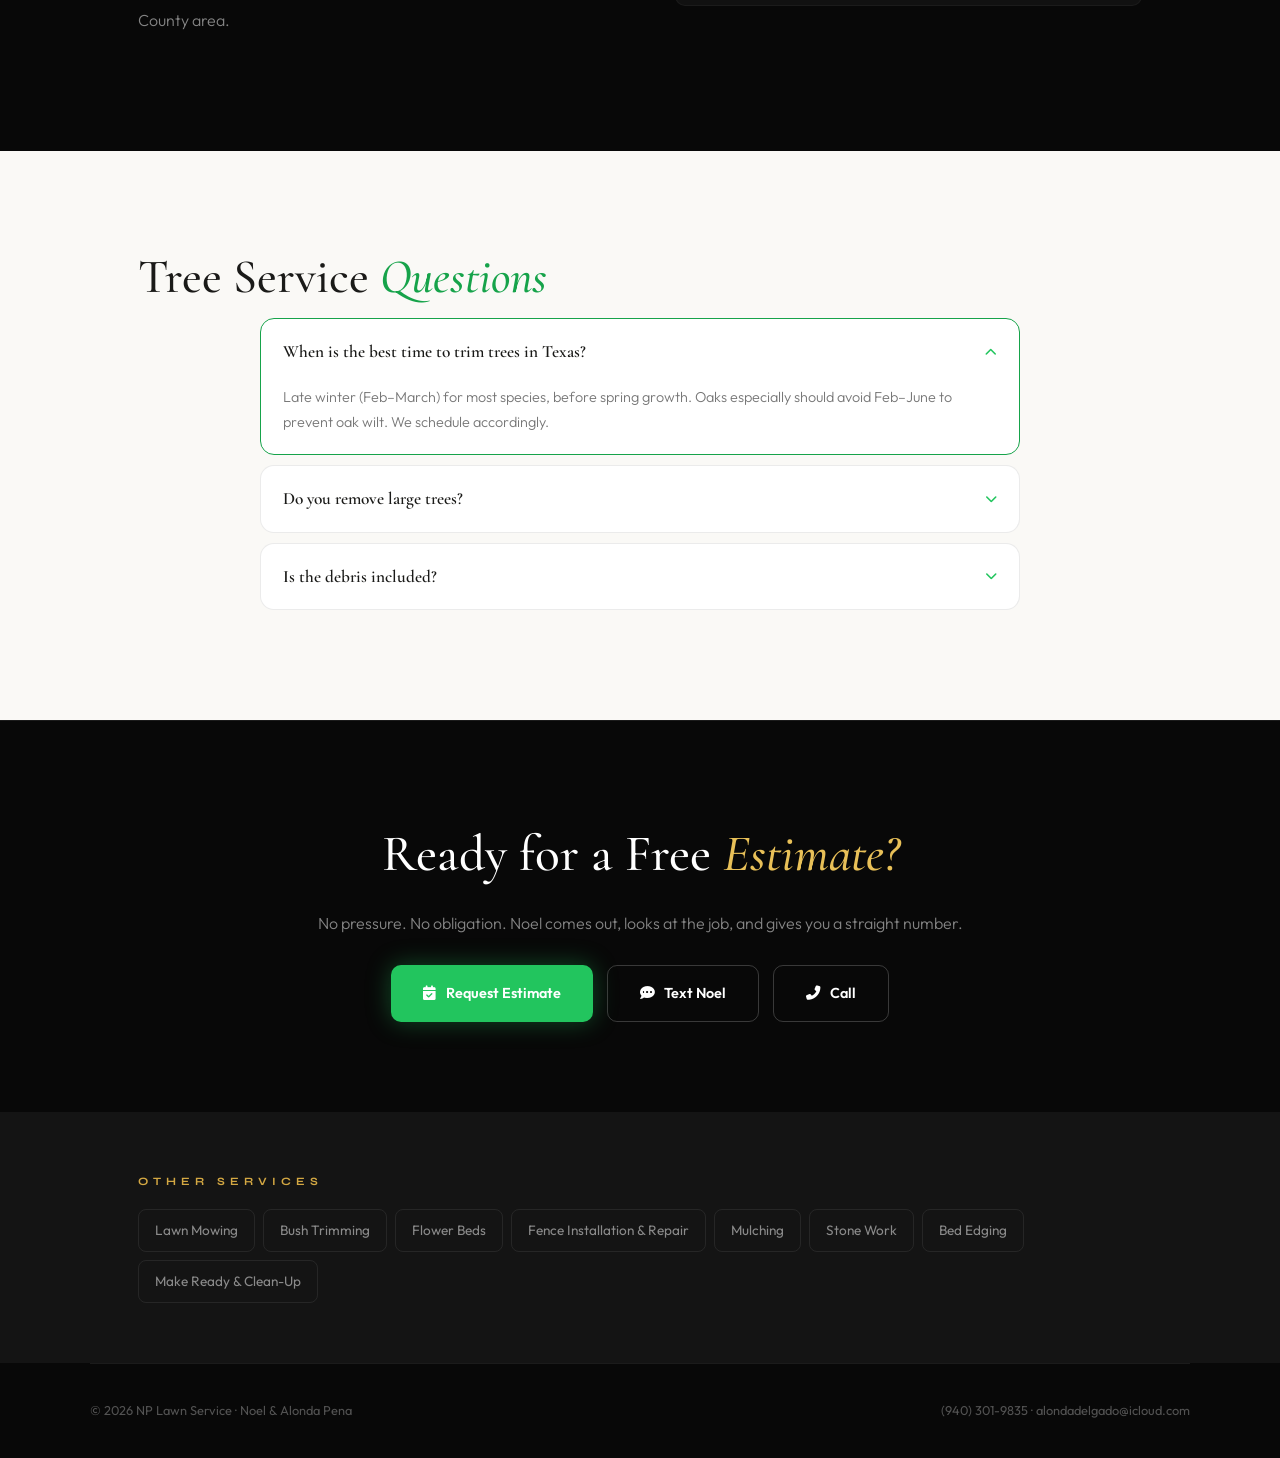
<file: services/tree-service.html>
<!DOCTYPE html>
<html lang="en">
<head>
<meta charset="UTF-8"><meta name="viewport" content="width=device-width, initial-scale=1.0">
<title>Tree Trimming &amp; Removal in Flower Mound &amp; Denton County, TX | NP Lawn Service</title><meta property="og:image" content="https://nplawnservice.com/images/og-cover.jpg"><meta property="og:image:width" content="1200"><meta property="og:image:height" content="630"><meta name="twitter:card" content="summary_large_image"><meta name="twitter:image" content="https://nplawnservice.com/images/og-cover.jpg">
<meta name="description" content="Trimming, shaping, deadwood removal, and small tree removal. We protect your home from storm damage and keep your trees looking like they belong on the.">
<link rel="canonical" href="https://nplawnservice.com/services/tree-service.html">
<meta property="og:title" content="Tree Trimming &amp; Removal in Flower Mound &amp; Denton County, TX | NP Lawn Service"><meta property="og:description" content="Trimming, shaping, deadwood removal, and small tree removal. We protect your home from storm damage and keep your trees looking like they belong on the."><meta property="og:type" content="website"><meta property="og:url" content="https://nplawnservice.com/services/tree-service.html">
<link rel="icon" href="/favicon.ico" sizes="48x48"><link rel="icon" type="image/png" sizes="32x32" href="/images/favicon-32x32.png"><link rel="icon" type="image/png" sizes="16x16" href="/images/favicon-16x16.png"><link rel="apple-touch-icon" sizes="180x180" href="/images/apple-touch-icon.png">
<script type="application/ld+json">{"@context":"https://schema.org","@type":"Service","serviceType":"Tree Service","provider":{"@type":"LocalBusiness","name":"NP Lawn Service","telephone":"+19403019835","url":"https://nplawnservice.com"},"areaServed":["Flower Mound TX","Denton TX","Lewisville TX","Highland Village TX","Corinth TX","Lake Dallas TX","Argyle TX","Lantana TX"],"url":"https://nplawnservice.com/services/tree-service.html"}</script>
<script type="application/ld+json">{"@context":"https://schema.org","@type":"FAQPage","mainEntity":[{"@type":"Question","name":"When is the best time to trim trees in Texas?","acceptedAnswer":{"@type":"Answer","text":"Late winter (Feb–March) for most species, before spring growth. Oaks especially should avoid Feb–June to prevent oak wilt. We schedule accordingly."}},{"@type":"Question","name":"Do you remove large trees?","acceptedAnswer":{"@type":"Answer","text":"We handle small and medium trees. For very large removals or anything near power lines we will tell you honestly and point you to a licensed arborist."}},{"@type":"Question","name":"Is the debris included?","acceptedAnswer":{"@type":"Answer","text":"Yes. Trimming, cleanup, and haul-off are all in the quote. No surprises."}}]}</script>
<link rel="preconnect" href="https://fonts.googleapis.com"><link href="https://fonts.googleapis.com/css2?family=Cormorant+Garamond:ital,wght@0,500;0,600;1,600&family=Outfit:wght@300;400;600;700&family=Syne:wght@700;800&display=swap" rel="stylesheet">
<link rel="stylesheet" href="https://cdnjs.cloudflare.com/ajax/libs/font-awesome/6.5.1/css/all.min.css">
<link rel="stylesheet" href="/css/service.css">
</head>
<body>
<nav class="nv"><div class="w"><a href="/" class="ll"><div class="lm">NP</div><div class="lw"><span>NP Lawn Service</span><span>Professional Lawn Care</span></div></a><a href="tel:9403019835" class="nc"><i class="fas fa-phone-alt"></i> (940) 301-9835</a></div></nav>
<section class="hero"><div class="w"><div class="crumb"><a href="/">Home</a> &nbsp;/&nbsp; <a href="/#services">Services</a> &nbsp;/&nbsp; Tree Service</div><div class="sl">Tree Service — Denton County, TX</div><h1>Healthy Trees. <em>Safe Property.</em></h1><div class="price"><i class="fas fa-tag"></i> Free On-Site Estimate</div><p class="lead">Trimming, shaping, deadwood removal, and small tree removal. We protect your home from storm damage and keep your trees looking like they belong on the property.</p><div class="ha"><a href="/#contact" class="btn btn-g"><i class="fas fa-calendar-check"></i> Get Free Estimate</a><a href="tel:9403019835" class="btn btn-o"><i class="fas fa-phone-alt"></i> Call Noel</a></div></div></section>
<section class="lt"><div class="w"><h2>What's <em>Included</em></h2><p class="sub">Everything below is part of the job. No add-on surprises.</p><div class="grid"><div class="card"><i class="fas fa-cut"></i><h3>Trimming & Shaping</h3><p>Clear the roofline, lift the canopy, and shape for both health and looks.</p></div><div class="card"><i class="fas fa-exclamation-triangle"></i><h3>Deadwood & Hazard Removal</h3><p>Dead limbs over the driveway or house come down before the next storm does it for you.</p></div><div class="card"><i class="fas fa-tree"></i><h3>Small Tree Removal</h3><p>Unwanted, dying, or poorly placed trees removed and hauled off, stump cut low.</p></div></div></div></section>
<section class="dk"><div class="w two"><div><h2>Why Families Choose <em>NP Lawn Service</em></h2><p>Noel Pena and his wife Alonda run this business themselves. Noel is the one who shows up, does the work, and stands behind it. That is the whole pitch.</p><p>We serve Flower Mound, Denton, Lewisville, Highland Village, Corinth, Lake Dallas, Argyle, Lantana, and the surrounding Denton County area.</p></div><ul class="checks"><li><i class="fas fa-check"></i><span>North Texas storm season is no joke — overhanging limbs are the #1 cause of roof damage.</span></li><li><i class="fas fa-check"></i><span>Clean cuts at the collar so trees heal properly, not ragged hack jobs.</span></li><li><i class="fas fa-check"></i><span>Every branch hauled away. You will not find a pile in your yard.</span></li><li><i class="fas fa-check"></i><span>Fully insured for your protection.</span></li></ul></div></section>
<section class="lt"><div class="w"><h2>Tree Service <em>Questions</em></h2><div class="faq"><div class="fqi open"><div class="fqq" onclick="tF(this)">When is the best time to trim trees in Texas? <i class="fas fa-chevron-down"></i></div><div class="fqa"><div class="fqai">Late winter (Feb–March) for most species, before spring growth. Oaks especially should avoid Feb–June to prevent oak wilt. We schedule accordingly.</div></div></div><div class="fqi"><div class="fqq" onclick="tF(this)">Do you remove large trees? <i class="fas fa-chevron-down"></i></div><div class="fqa"><div class="fqai">We handle small and medium trees. For very large removals or anything near power lines we will tell you honestly and point you to a licensed arborist.</div></div></div><div class="fqi"><div class="fqq" onclick="tF(this)">Is the debris included? <i class="fas fa-chevron-down"></i></div><div class="fqa"><div class="fqai">Yes. Trimming, cleanup, and haul-off are all in the quote. No surprises.</div></div></div></div></div></section>
<section class="cta"><div class="w"><h2>Ready for a Free <em>Estimate?</em></h2><p>No pressure. No obligation. Noel comes out, looks at the job, and gives you a straight number.</p><div class="ha"><a href="/#contact" class="btn btn-g"><i class="fas fa-calendar-check"></i> Request Estimate</a><a href="sms:9403019835" class="btn btn-o"><i class="fas fa-comment-dots"></i> Text Noel</a><a href="tel:9403019835" class="btn btn-o"><i class="fas fa-phone-alt"></i> Call</a></div></div></section>
<section class="other"><div class="w"><h3>Other Services</h3><ul><li><a href="lawn-mowing.html">Lawn Mowing</a></li><li><a href="bush-trimming.html">Bush Trimming</a></li><li><a href="flower-beds.html">Flower Beds</a></li><li><a href="fence-installation.html">Fence Installation &amp; Repair</a></li><li><a href="mulching.html">Mulching</a></li><li><a href="stone-work.html">Stone Work</a></li><li><a href="bed-edging.html">Bed Edging</a></li><li><a href="make-ready-cleanup.html">Make Ready &amp; Clean-Up</a></li></ul></div></section>
<footer class="w ft"><span>&copy; 2026 NP Lawn Service · Noel &amp; Alonda Pena</span><span><a href="tel:9403019835">(940) 301-9835</a> · <a href="mailto:alondadelgado@icloud.com">alondadelgado@icloud.com</a></span></footer>
<a href="tel:9403019835" class="fp"><i class="fas fa-phone-alt"></i><span>(940) 301-9835</span></a><nav class="mab" aria-label="Quick actions"><a href="tel:9403019835"><i class="fas fa-phone-alt"></i>Call</a><a href="sms:9403019835"><i class="fas fa-comment-dots"></i>Text</a><a href="/#contact" class="mab-p"><i class="fas fa-calendar-check"></i>Free Estimate</a></nav>
<script>function tF(el){const i=el.parentElement,o=i.classList.contains('open');document.querySelectorAll('.fqi').forEach(x=>x.classList.remove('open'));if(!o)i.classList.add('open')}</script>
</body>
</html>
</file>
<file: css/service.css>
:root{--bk:#080808;--bk3:#141414;--w:#fff;--w5:rgba(255,255,255,.5);--w3:rgba(255,255,255,.3);--w08:rgba(255,255,255,.08);--w04:rgba(255,255,255,.04);--gd:#d4a843;--gdb:#e8c058;--gr:#22c55e;--grd:#16a34a;--grg:rgba(34,197,94,.35);--cr:#faf9f6;--td:#1a1a18;--tl:#777;--fd:'Cormorant Garamond',Georgia,serif;--fh:'Syne',sans-serif;--fb:'Outfit',sans-serif}
*,*::before,*::after{box-sizing:border-box;margin:0;padding:0}html{scroll-behavior:smooth}body{font-family:var(--fb);color:var(--w);background:var(--bk);line-height:1.7;-webkit-font-smoothing:antialiased}a{color:inherit;text-decoration:none}ul{list-style:none}
.w{max-width:1100px;margin:0 auto;padding:0 clamp(20px,4vw,48px)}
.nv{position:sticky;top:0;z-index:100;background:rgba(8,8,8,.9);backdrop-filter:blur(20px);border-bottom:1px solid var(--w08)}.nv .w{display:flex;align-items:center;justify-content:space-between;height:72px}.ll{display:flex;align-items:center;gap:14px}.lm{width:42px;height:42px;border-radius:10px;background:linear-gradient(135deg,var(--grd),#0d5a2d);display:flex;align-items:center;justify-content:center;font-family:var(--fh);font-weight:800;color:var(--gd)}.lw{display:flex;flex-direction:column;gap:2px}.lw span:first-child{font-family:var(--fd);font-size:1.25rem;font-weight:600;line-height:1.2}.lw span:last-child{font-size:.6rem;font-weight:600;letter-spacing:2.5px;text-transform:uppercase;color:var(--gd)}.nc{display:inline-flex;align-items:center;gap:8px;padding:11px 24px;background:var(--gr);color:#fff;font-weight:700;font-size:.85rem;border-radius:10px;box-shadow:0 0 20px var(--grg)}
.hero{padding:clamp(70px,10vw,120px) 0 clamp(50px,7vw,80px)}.crumb{font-size:.78rem;color:var(--w3);margin-bottom:22px}.crumb a:hover{color:var(--gd)}.sl{font-family:var(--fh);font-size:.7rem;font-weight:700;letter-spacing:5px;text-transform:uppercase;color:var(--gd);margin-bottom:16px}h1{font-family:var(--fd);font-size:clamp(2.6rem,6vw,4.4rem);font-weight:500;line-height:1.05;letter-spacing:-.5px;margin-bottom:22px}h1 em{font-style:italic;color:var(--gdb)}.lead{font-size:1.1rem;color:var(--w5);max-width:640px;line-height:1.8;font-weight:300;margin-bottom:34px}.ha{display:flex;gap:14px;flex-wrap:wrap}.btn{display:inline-flex;align-items:center;gap:10px;padding:15px 32px;border-radius:10px;font-weight:600;font-size:.9rem;transition:all .3s}.btn-g{background:var(--gr);color:#fff;box-shadow:0 0 25px var(--grg)}.btn-g:hover{transform:translateY(-3px)}.btn-o{color:#fff;border:1.5px solid rgba(255,255,255,.2)}.btn-o:hover{border-color:rgba(255,255,255,.5)}
.price{display:inline-block;font-family:var(--fh);font-size:.7rem;font-weight:700;letter-spacing:1.5px;text-transform:uppercase;color:var(--gr);background:rgba(34,197,94,.1);padding:6px 14px;border-radius:20px;margin-bottom:18px}
.lt{background:var(--cr);color:var(--td);padding:clamp(60px,8vw,100px) 0}.lt h2{font-family:var(--fd);font-size:clamp(2rem,4vw,3rem);font-weight:500;line-height:1.1;margin-bottom:14px}.lt h2 em{font-style:italic;color:var(--grd)}.lt .sub{color:var(--tl);max-width:560px;font-weight:300;margin-bottom:40px}
.grid{display:grid;grid-template-columns:repeat(3,1fr);gap:18px}.card{background:var(--bk);color:#fff;border-radius:16px;padding:28px 26px;border:1px solid var(--w08)}.card i{color:var(--gr);font-size:1.3rem;margin-bottom:14px;display:block}.card h3{font-family:var(--fd);font-size:1.25rem;font-weight:600;margin-bottom:8px}.card p{font-size:.88rem;color:var(--w5);line-height:1.7}
.dk{padding:clamp(60px,8vw,100px) 0}.two{display:grid;grid-template-columns:1fr 1fr;gap:clamp(30px,6vw,70px);align-items:start}.dk h2{font-family:var(--fd);font-size:clamp(2rem,4vw,3rem);font-weight:500;line-height:1.1;margin-bottom:14px}.dk h2 em{font-style:italic;color:var(--gdb)}.dk p{color:var(--w5);font-weight:300;line-height:1.85;margin-bottom:16px}.checks li{display:flex;gap:12px;align-items:flex-start;padding:12px 16px;background:var(--w04);border:1px solid var(--w04);border-radius:10px;margin-bottom:10px;font-size:.92rem}.checks i{color:var(--gd);margin-top:5px}
.faq{max-width:760px;margin:0 auto}.fqi{background:#fff;border:1px solid rgba(0,0,0,.08);border-radius:14px;margin-bottom:10px;overflow:hidden}.fqi.open{border-color:var(--grd)}.fqq{display:flex;justify-content:space-between;align-items:center;gap:16px;padding:18px 22px;cursor:pointer;font-family:var(--fd);font-size:1.08rem;font-weight:600}.fqq i{color:var(--gr);font-size:.75rem;transition:transform .3s}.fqi.open .fqq i{transform:rotate(180deg)}.fqa{max-height:0;overflow:hidden;transition:max-height .35s}.fqi.open .fqa{max-height:260px}.fqai{padding:0 22px 18px;font-size:.9rem;color:var(--tl);line-height:1.8;font-weight:300}
.cta{background:var(--bk);text-align:center;padding:clamp(60px,8vw,90px) 0;border-top:1px solid var(--w08)}.cta h2{font-family:var(--fd);font-size:clamp(2rem,4.5vw,3.2rem);font-weight:500;margin-bottom:12px}.cta h2 em{font-style:italic;color:var(--gdb)}.cta p{color:var(--w5);font-weight:300;margin-bottom:28px}.cta .ha{justify-content:center}
.other{padding:60px 0;background:var(--bk3)}.other h3{font-family:var(--fh);font-size:.7rem;font-weight:700;letter-spacing:5px;text-transform:uppercase;color:var(--gd);margin-bottom:18px}.other ul{display:flex;flex-wrap:wrap;gap:8px}.other a{display:inline-block;padding:9px 16px;border:1px solid var(--w08);border-radius:8px;font-size:.85rem;color:var(--w5);transition:all .2s}.other a:hover{color:#fff;border-color:var(--gd)}
.ft{padding:36px 0;border-top:1px solid var(--w08);display:flex;justify-content:space-between;flex-wrap:wrap;gap:10px;font-size:.8rem;color:var(--w3)}.ft a:hover{color:var(--gd)}
.fp{position:fixed;bottom:24px;left:24px;z-index:99;display:flex;align-items:center;gap:10px;background:var(--gr);color:#fff;padding:14px 26px;border-radius:100px;font-weight:700;font-size:.9rem;box-shadow:0 0 30px var(--grg)}
@media(max-width:900px){.grid,.two{grid-template-columns:1fr}.lw span:last-child{display:none}}@media(max-width:600px){.fp span{display:none}.fp{padding:15px;border-radius:50%}}
@media(max-width:768px){.hero{padding:48px 0 40px}h1{font-size:2.3rem}.lead{font-size:1rem}.ha .btn{width:100%;justify-content:center}.lt,.dk{padding:56px 0}.lt h2,.dk h2{font-size:1.9rem}.grid{gap:12px}.card{padding:22px 20px}.two{gap:24px}.checks li{font-size:.88rem}.other ul{gap:6px}.other a{padding:10px 14px;min-height:40px}.ft{flex-direction:column;text-align:center;align-items:center}.fqq{padding:16px 18px;font-size:1rem}}
.mab{display:none}.cc-tag{display:inline-block;margin-left:8px;padding:2px 8px;border-radius:20px;background:var(--gr);color:#fff;font-size:.62rem;font-weight:700;letter-spacing:1px;text-transform:uppercase;vertical-align:middle}
@media(max-width:768px){.fp{display:none}.mab{display:grid;grid-template-columns:1fr 1fr 1.6fr;position:fixed;left:0;right:0;bottom:0;z-index:998;background:rgba(8,8,8,.96);backdrop-filter:blur(20px);border-top:1px solid var(--w08);padding:10px 12px calc(10px + env(safe-area-inset-bottom));gap:8px}.mab a{display:flex;flex-direction:column;align-items:center;justify-content:center;gap:4px;min-height:52px;border-radius:12px;font-size:.72rem;font-weight:700;color:var(--w);background:var(--w08)}.mab a i{font-size:1.05rem;color:var(--gd)}.mab .mab-p{background:var(--gr);flex-direction:row;gap:8px;font-size:.88rem;box-shadow:0 0 20px var(--grg)}.mab .mab-p i{color:#fff}body{padding-bottom:84px}}

@media(max-width:768px){.nv .nc{white-space:nowrap;padding:10px 14px;font-size:.8rem;flex-shrink:0}.nv .w{gap:10px}.lw span:first-child{font-size:1.1rem}}
</file>
